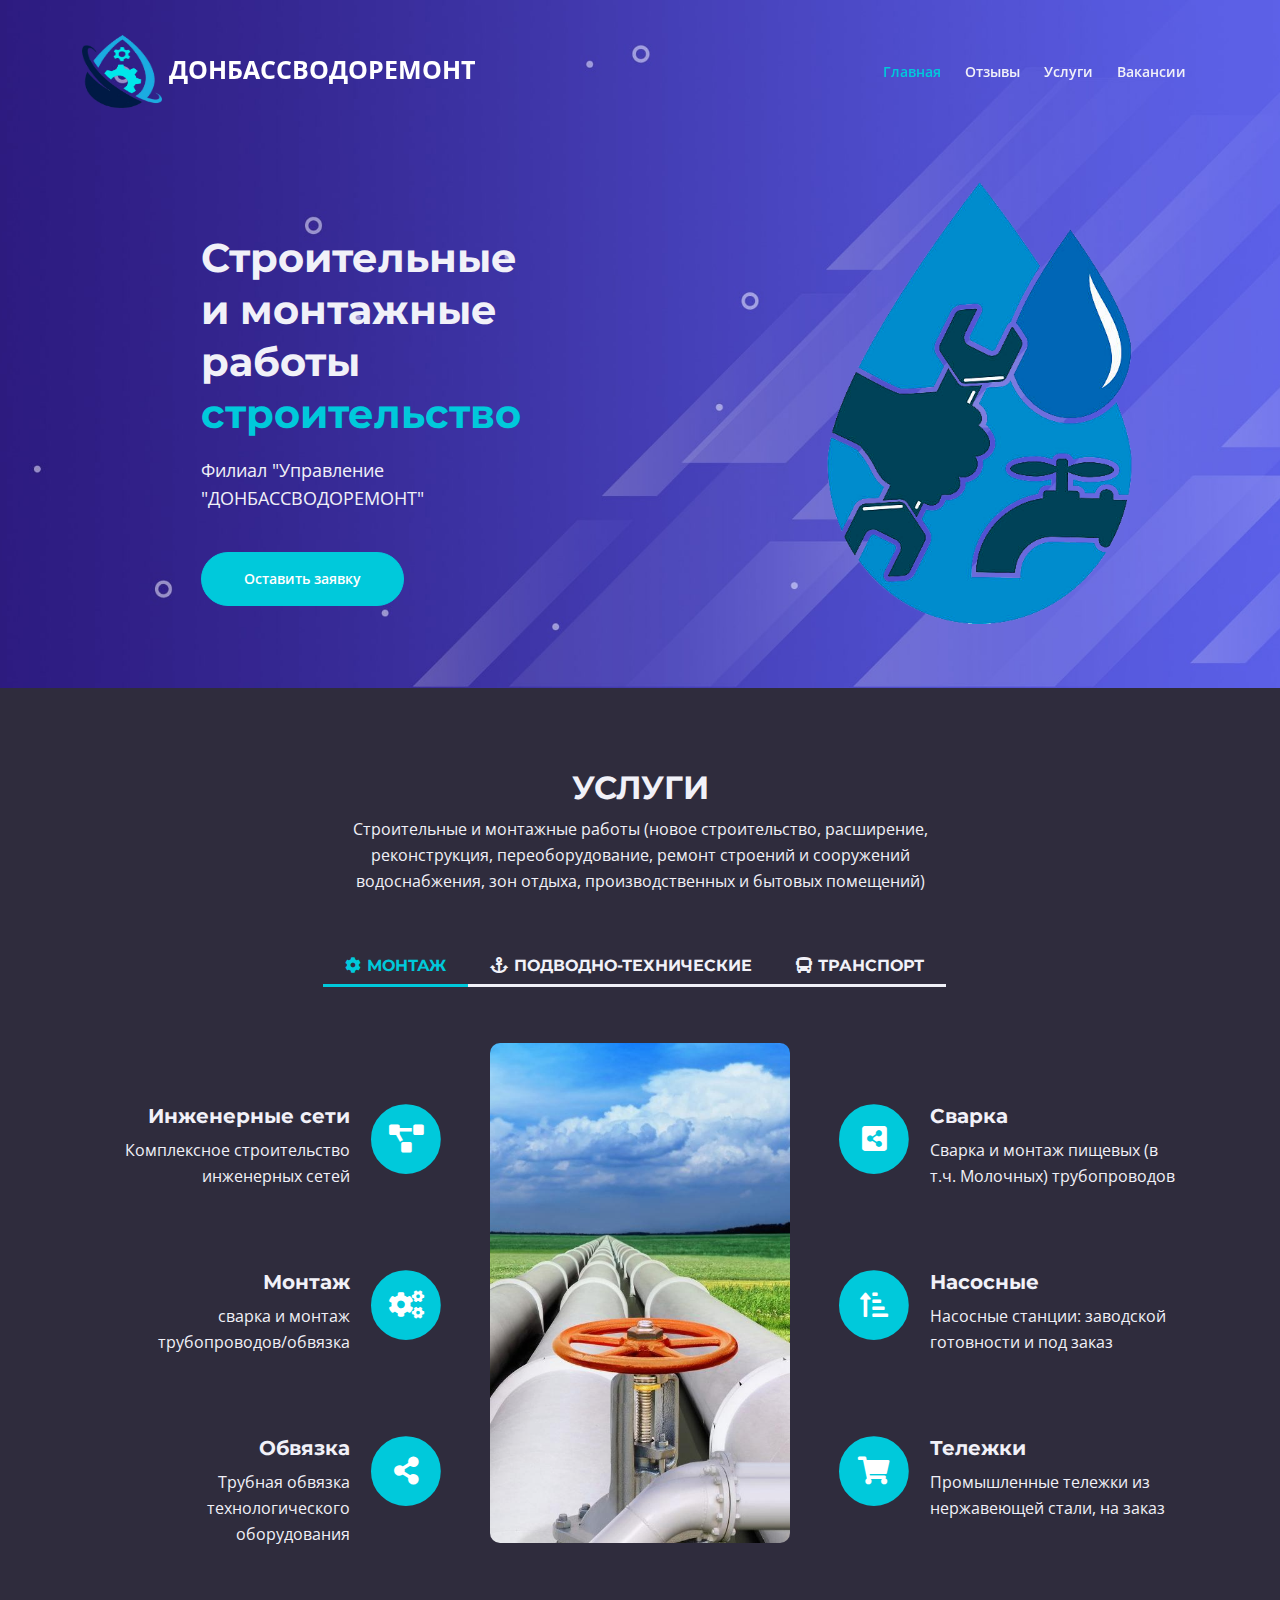
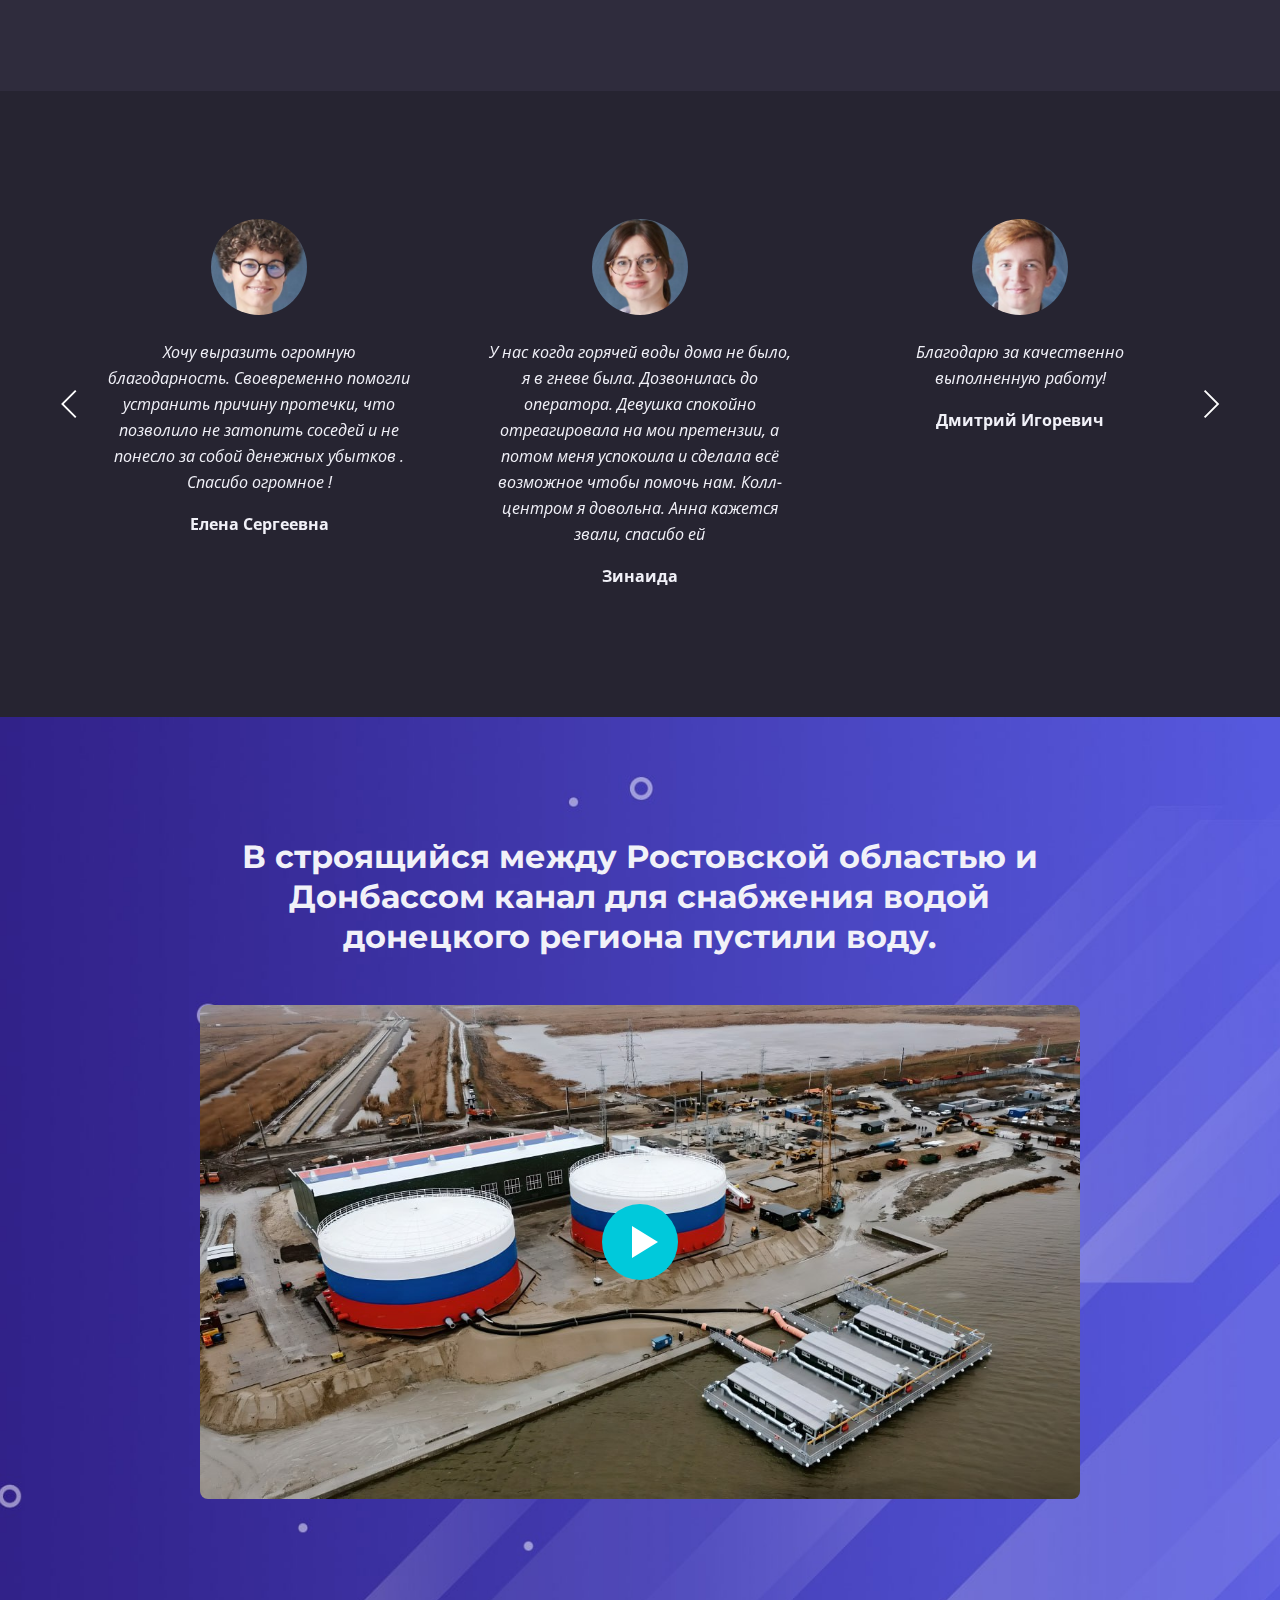
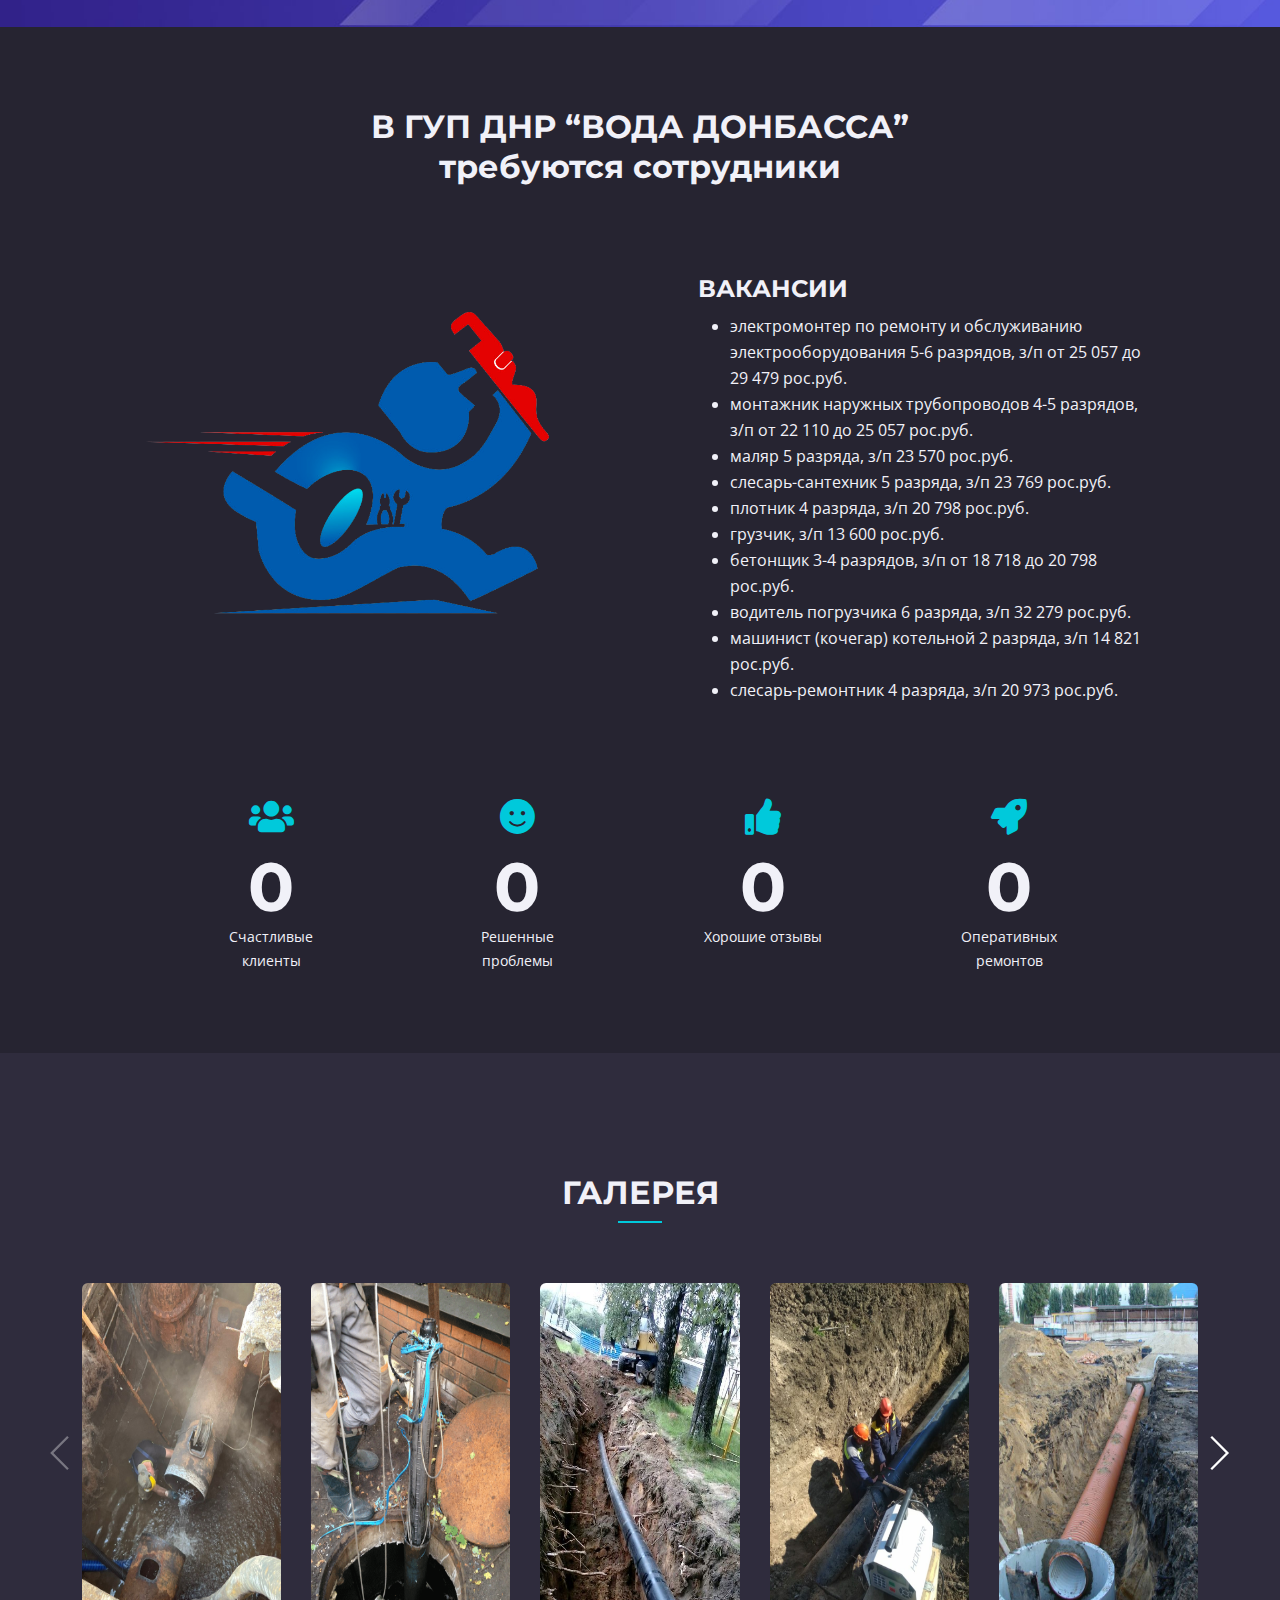
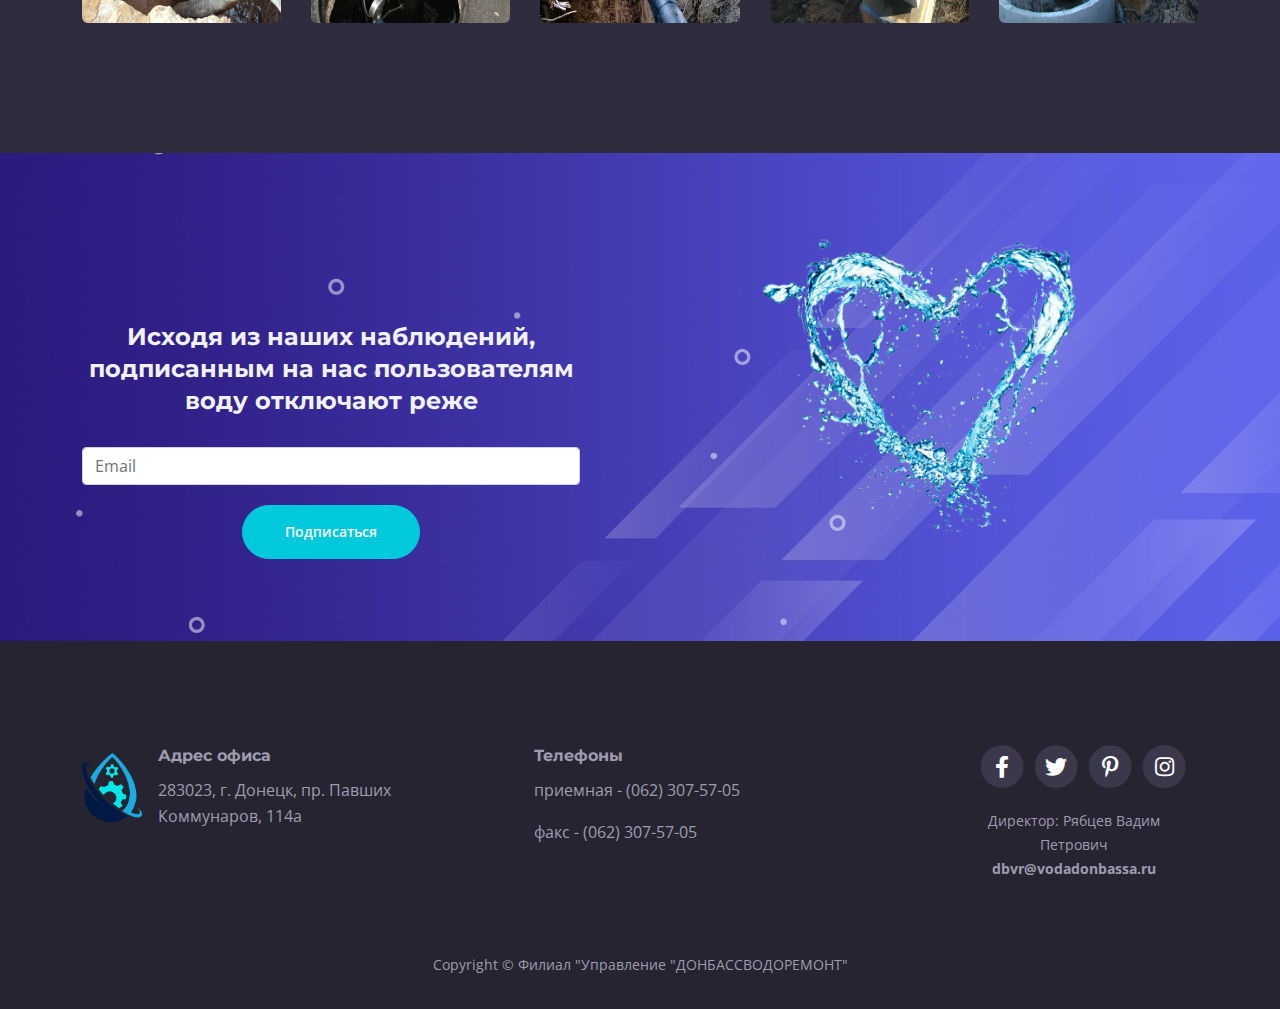
<file: index.html>
<!DOCTYPE html>
<html lang="en">
    <head>
        <meta charset="utf-8">
        <meta name="viewport" content="width=device-width, initial-scale=1, shrink-to-fit=no">
        
        <!-- SEO Meta Tags -->
        <meta name="description" content="Your description">
        <meta name="author" content="Your name">

        <!-- OG Meta Tags to improve the way the post looks when you share the page on Facebook, Twitter, LinkedIn -->
        <meta property="og:site_name" content="" /> <!-- website name -->
        <meta property="og:site" content="" /> <!-- website link -->
        <meta property="og:title" content=""/> <!-- title shown in the actual shared post -->
        <meta property="og:description" content="" /> <!-- description shown in the actual shared post -->
        <meta property="og:image" content="" /> <!-- image link, make sure it's jpg -->
        <meta property="og:url" content="" /> <!-- where do you want your post to link to -->
        <meta name="twitter:card" content="summary_large_image"> <!-- to have large image post format in Twitter -->

        <!-- Webpage Title -->
        <title>Webpage Title</title>
        
        <!-- Styles -->
        <link href="https://fonts.googleapis.com/css2?family=Montserrat:wght@700&family=Open+Sans:ital,wght@0,400;0,600;0,700;1,400&display=swap" rel="stylesheet">
        <link href="css/bootstrap.min.css" rel="stylesheet">
        <link href="css/fontawesome-all.min.css" rel="stylesheet">
        <link href="css/swiper.css" rel="stylesheet">
        <link href="css/styles.css" rel="stylesheet">
        
        <!-- Favicon  -->
        <link rel="icon" href="images/favicon.png">
    </head>
    <body data-bs-spy="scroll" data-bs-target="#navbarExample">
        
        <!-- Navigation -->
        <nav id="navbarExample" class="navbar navbar-expand-lg fixed-top navbar-dark" aria-label="Main navigation">
            <div class="container">

                <!-- Image Logo -->
                <a class="navbar-brand logo-image" href="index.html"><img src="images/logo.png" alt="alternative">
                    ДОНБАССВОДОРЕМОНТ
                </a> 

                <!-- Text Logo - Use this if you don't have a graphic logo -->
                <!-- <a class="navbar-brand logo-text" href="index.html">Leno</a> -->

                <button class="navbar-toggler p-0 border-0" type="button" id="navbarSideCollapse" aria-label="Toggle navigation">
                    <span class="navbar-toggler-icon"></span>
                </button>

                <div class="navbar-collapse offcanvas-collapse" id="navbarsExampleDefault">
                    <ul class="navbar-nav ms-auto navbar-nav-scroll">
                        <li class="nav-item">
                            <a class="nav-link" href="#header">Главная</a>
                        </li>
                        <li class="nav-item">
                            <a class="nav-link" href="#testimonial">Отзывы</a>
                        </li>
                        <li class="nav-item">
                            <a class="nav-link" href="#features">Услуги</a>
                        </li>
                        <li class="nav-item">
                            <a class="nav-link" href="#vakant">Вакансии</a>
                        </li>
                        <!-- <li class="nav-item">
                            <a class="nav-link" href="contact.html">Контакты</a>
                        </li> -->
                    </ul>
                </div> <!-- end of navbar-collapse -->
            </div> <!-- end of container -->
        </nav> <!-- end of navbar -->
        <!-- end of navigation -->

        <!-- Header -->
        <header id="header" class="header">
            <div class="container">
                <div class="row justify-content-around align-items-end">
                    <div class="col-lg-4">
                        <div class="text-container">
                            <h1 class="h1-medium">Строительные и монтажные <br>работы <span class="replace-me">строительство, расширение, реконструкция, переоборудование</span></h1>
                            <p class="p-large">Филиал "Управление "ДОНБАССВОДОРЕМОНТ"</p>
                            <a class="btn-solid-lg" style="cursor: pointer;"  data-bs-toggle="modal" data-bs-target="#detailsModal1">Оставить заявку</a>
                            <!-- <a class="btn-solid-lg" href="#your-link"><i class="fab fa-google-play"></i>For Android</a> -->
                        </div> <!-- end of text-container -->
                    </div> <!-- end of col -->
                    <div class="col-lg-4">
                        <img class="img-fluid" src="images/header-screen.png" alt="alternative">
                    </div> <!-- end of col -->
                </div> <!-- end of row -->
            </div> <!-- end of container -->
        </header> <!-- end of header -->
        <!-- end of header -->

        <!-- Features -->
        <div class="tabs-1" id="features">
            <div class="container">
                <div class="row">
                    <div class="col-lg-12">
                        <h2 class="h2-heading">УСЛУГИ</h2>
                        <div class="p-heading">Строительные и монтажные работы (новое строительство, расширение, реконструкция, переоборудование, ремонт строений и сооружений водоснабжения, зон отдыха, производственных и бытовых помещений)</div>
                    </div> <!-- end of col -->
                </div> <!-- end of row -->
                <div class="row">

                    <!-- Tabs Links -->
                    <ul class="nav nav-tabs" id="navTabs" role="tablist">
                        <li class="nav-item">
                            <a class="nav-link active" id="nav-tab-1" data-bs-toggle="tab" data-bs-target="#tab-1" role="tab" aria-controls="tab-1" aria-selected="true"><i class="fas fa-cog"></i>МОНТАЖ</a>
                        </li>
                        <li class="nav-item">
                            <a class="nav-link" id="nav-tab-2" data-bs-toggle="tab" data-bs-target="#tab-2" role="tab" aria-controls="tab-2" aria-selected="false"><i class="fas fa-anchor"></i>ПОДВОДНО-ТЕХНИЧЕСКИЕ</a>
                        </li>
                        <li class="nav-item">
                            <a class="nav-link" id="nav-tab-3" data-bs-toggle="tab" data-bs-target="#tab-3" role="tab" aria-controls="tab-3" aria-selected="false"><i class="fas fa-bus"></i>ТРАНСПОРТ</a>
                        </li>
                    </ul>
                    <!-- end of tabs links -->

                    <!-- Tabs Content-->
                    <div class="tab-content" id="navTabsContent">
                        
                        <!-- Tab -->
                        <div class="tab-pane fade show active" id="tab-1" role="tabpanel" aria-labelledby="nav-tab-1">
                            <div class="container">
                                <div class="row">
                                    
                                    <!-- Icon Cards Pane -->
                                    <div class="col-lg-4">
                                        <ul class="list-unstyled li-space-lg first">
                                            <li class="d-flex">
                                                <div class="icon">
                                                    <span class="fa-stack">
                                                        <i class="fas fa-circle fa-stack-2x"></i>
                                                        <i class="fas fa-project-diagram fa-stack-1x"></i>
                                                        <!-- <i class="fas fa-fill-drip fa-stack-1x"></i> -->
                                                        <!-- <i class="fas fa-hand-holding-water fa-stack-1x"></i> -->
                                                        <!-- <i class="fas fa-water fa-stack-1x"></i> -->
                                                        <!-- <i class="fas fa-shower fa-stack-1x"></i> -->
                                                        <!-- <i class="fas fa-faucet fa-stack-1x"></i> -->
                                                        <!-- <i class="far fa-compass fa-stack-1x"></i> -->
                                                    </span>
                                                </div>
                                                <div class="flex-grow-1">
                                                    <h5>Инженерные сети</h5>
                                                    <p>Комплексное строительство инженерных сетей</p>
                                                </div>
                                            </li>
                                            <li class="d-flex">
                                                <div class="icon">
                                                    <span class="fa-stack">
                                                        <i class="fas fa-circle fa-stack-2x"></i>
                                                        <i class="fas fa-cogs fa-stack-1x"></i>
                                                    </span>
                                                </div>
                                                <div class="flex-grow-1">
                                                    <h5>Монтаж</h5>
                                                    <p>сварка и монтаж трубопроводов/обвязка</p>
                                                </div>
                                            </li>
                                            <li class="d-flex">
                                                <div class="icon">
                                                    <span class="fa-stack">
                                                        <i class="fas fa-circle fa-stack-2x"></i>
                                                        <i class="fas fa-share-alt fa-stack-1x"></i>
                                                    </span>
                                                </div>
                                                <div class="flex-grow-1">
                                                    <h5>Обвязка</h5>
                                                    <p>Трубная обвязка технологического оборудования</p>
                                                </div>
                                            </li>
                                        </ul>
                                    </div> <!-- end of col -->
                                    <!-- end of icon cards pane -->

                                    <!-- Image Pane -->
                                    <div class="col-lg-4">
                                        <img class="img-fluid" src="images/screen-1.jpg" alt="alternative" style="border-radius: 10px;">
                                    </div> <!-- end of col -->
                                    <!-- end of image pane -->
                                    
                                    <!-- Icon Cards Pane -->
                                    <div class="col-lg-4">
                                        <ul class="list-unstyled li-space-lg last">
                                            <li class="d-flex">
                                                <div class="icon">
                                                    <span class="fa-stack">
                                                        <i class="fas fa-circle fa-stack-2x"></i>
                                                        <i class="fas fa-share-alt-square fa-stack-1x"></i>
                                                    </span>
                                                </div>
                                                <div class="flex-grow-1">
                                                    <h5>Сварка</h5>
                                                    <p>Сварка и монтаж пищевых (в т.ч. Молочных) трубопроводов</p>
                                                </div>
                                            </li>
                                            <li class="d-flex">
                                                <div class="icon">
                                                    <span class="fa-stack">
                                                        <i class="fas fa-circle fa-stack-2x"></i>
                                                        <i class="fas fa-sort-amount-up-alt fa-stack-1x"></i>
                                                    </span>
                                                </div>
                                                <div class="flex-grow-1">
                                                    <h5>Насосные</h5>
                                                    <p>Насосные станции: заводской готовности и под заказ</p>
                                                </div>
                                            </li>
                                            <li class="d-flex">
                                                <div class="icon">
                                                    <span class="fa-stack">
                                                        <i class="fas fa-circle fa-stack-2x"></i>
                                                        <i class="fas fa-shopping-cart fa-stack-1x"></i>
                                                    </span>
                                                </div>
                                                <div class="flex-grow-1">
                                                    <h5>Тележки</h5>
                                                    <p>Промышленные тележки из нержавеющей стали, на заказ</p>
                                                </div>
                                            </li>
                                        </ul> 
                                    </div> <!-- end of col -->
                                    <!-- end of icon cards pane -->

                                </div> <!-- end of row -->
                            </div> <!-- end of container -->
                        </div> <!-- end of tab-pane -->
                        <!-- end of tab -->

                        <!-- Tab -->
                        <div class="tab-pane fade" id="tab-2" role="tabpanel" aria-labelledby="nav-tab-2">
                            <div class="container">
                                <div class="row">

                                    <!-- Image Pane -->
                                    <div class="col-lg-4">
                                        <img class="img-fluid" src="images/original.jpg" style="border-radius: 10px;" alt="alternative">
                                    </div> <!-- end of col -->
                                    <!-- end of image pane -->
                                    
                                    <!-- Text And Icon Cards Area -->
                                    <div class="col-lg-8">
                                        <h3>Подводно-технические работы</h3>
                                        <p class="sub-heading">Работы, связанные с обследованием, строительством и ремонтом подводных частей различных гидротехнических сооружений, называются подводно-техническими.</p>
                                        <ul class="list-unstyled li-space-lg first">
                                            <li class="d-flex">
                                                <div class="icon">
                                                    <span class="fa-stack">
                                                        <i class="fas fa-circle fa-stack-2x"></i>
                                                        <i class="fas fa-edit fa-stack-1x"></i>
                                                    </span>
                                                </div>
                                                <div class="flex-grow-1">
                                                    <h5>Мониторинг</h5>
                                                    <p>мониторингу подводной части строений</p>
                                                </div>
                                            </li>
                                            <li class="d-flex">
                                                <div class="icon">
                                                    <span class="fa-stack">
                                                        <i class="fas fa-circle fa-stack-2x"></i>
                                                        <i class="fas fa-exclamation-triangle fa-stack-1x"></i>
                                                    </span>
                                                </div>
                                                <div class="flex-grow-1">
                                                    <h5>Аварийные ситуации</h5>
                                                    <p>устранению аварийных ситуаций</p>
                                                </div>
                                            </li>
                                            <li class="d-flex">
                                                <div class="icon">
                                                    <span class="fa-stack">
                                                        <i class="fas fa-circle fa-stack-2x"></i>
                                                        <i class="fas fa-bolt fa-stack-1x"></i>
                                                    </span>
                                                </div>
                                                <div class="flex-grow-1">
                                                    <h5>Сварка</h5>
                                                    <p>сварки под водой</p>
                                                </div>
                                            </li>
                                        </ul>
                                        <ul class="list-unstyled li-space-lg">
                                            <li class="d-flex">
                                                <div class="icon">
                                                    <span class="fa-stack">
                                                        <i class="fas fa-circle fa-stack-2x"></i>
                                                        <i class="fas fa-cogs fa-stack-1x"></i>
                                                    </span>
                                                </div>
                                                <div class="flex-grow-1">
                                                    <h5>Демонтаж</h5>
                                                    <p>демонтаж подводных частей конструкций и подъем мусора</p>
                                                </div>
                                            </li>
                                            <li class="d-flex">
                                                <div class="icon">
                                                    <span class="fa-stack">
                                                        <i class="fas fa-circle fa-stack-2x"></i>
                                                        <i class="fas fa-exchange-alt fa-stack-1x"></i>
                                                    </span>
                                                </div>
                                                <div class="flex-grow-1">
                                                    <h5>Траншеи для труб</h5>
                                                    <p>подготовке траншеи для труб. Прокладке труб по дну. Установке утяжелителей на трубу.</p>
                                                </div>
                                            </li>
                                            <li class="d-flex">
                                                <div class="icon">
                                                    <span class="fa-stack">
                                                        <i class="fas fa-circle fa-stack-2x"></i>
                                                        <i class="far fa-eye fa-stack-1x"></i>
                                                    </span>
                                                </div>
                                                <div class="flex-grow-1">
                                                    <h5>Визуальный контроль</h5>
                                                    <p>водолазному обследованию. Проведению визуального контроля</p>
                                                </div>
                                            </li>
                                        </ul>
                                    </div> <!-- end of col -->
                                    <!-- end of text and icon cards area -->

                                </div> <!-- end of row -->
                            </div> <!-- end of container -->
                        </div> <!-- end of tab-pane -->
                        <!-- end of tab -->

                        <!-- Tab -->
                        <div class="tab-pane fade" id="tab-3" role="tabpanel" aria-labelledby="nav-tab-3">
                            <div class="container">
                                <div class="row">

                                    <!-- Text And Icon Cards Area -->
                                    <div class="col-lg-8">
                                        <ul class="list-unstyled li-space-lg first">
                                            <li class="d-flex">
                                                <div class="icon">
                                                    <span class="fa-stack">
                                                        <i class="fas fa-circle fa-stack-2x"></i>
                                                        <i class="fas fa-search fa-stack-1x"></i>
                                                    </span>
                                                </div>
                                                <div class="flex-grow-1">
                                                    <h5>Поиск перевозчика</h5>
                                                    <p>Найдите водителя на грузовом авто. Просто и удобно в любое время</p>
                                                </div>
                                            </li>
                                            <li class="d-flex">
                                                <div class="icon">
                                                    <span class="fa-stack">
                                                        <i class="fas fa-circle fa-stack-2x"></i>
                                                        <i class="fas fa-check fa-stack-1x"></i>
                                                    </span>
                                                </div>
                                                <div class="flex-grow-1">
                                                    <h5>Выгодные предложения</h5>
                                                    <p>Выбирайте грузоперевозки по самой низкой цене по городу, региону и стране</p>
                                                </div>
                                            </li>
                                            <li class="d-flex">
                                                <div class="icon">
                                                    <span class="fa-stack">
                                                        <i class="fas fa-circle fa-stack-2x"></i>
                                                        <i class="fas fa-cubes fa-stack-1x"></i>
                                                    </span>
                                                </div>
                                                <div class="flex-grow-1">
                                                    <h5>Перевозка любых грузов</h5>
                                                    <p>Найдутся перевозки на подходящих условиях. Перевозите любые вещи на грузовом транспорте</p>
                                                </div>
                                            </li>
                                        </ul>
                                        <ul class="list-unstyled li-space-lg">
                                            <li class="d-flex">
                                                <div class="icon">
                                                    <span class="fa-stack">
                                                        <i class="fas fa-circle fa-stack-2x"></i>
                                                        <i class="fas fa-file fa-stack-1x"></i>
                                                    </span>
                                                </div>
                                                <div class="flex-grow-1">
                                                    <h5>Много заказов</h5>
                                                    <p>На нашем сервисе вы получите множество предложений по грузоперевозкам</p>
                                                </div>
                                            </li>
                                            <li class="d-flex">
                                                <div class="icon">
                                                    <span class="fa-stack">
                                                        <i class="fas fa-circle fa-stack-2x"></i>
                                                        <i class="fas fa-suitcase fa-stack-1x"></i>
                                                    </span>
                                                </div>
                                                <div class="flex-grow-1">
                                                    <h5>Выгодные условия</h5>
                                                    <p>Вы сами определяете стоимость и условия перевозки для грузоотправителей</p>
                                                </div>
                                            </li>
                                            <li class="d-flex">
                                                <div class="icon">
                                                    <span class="fa-stack">
                                                        <i class="fas fa-circle fa-stack-2x"></i>
                                                        <i class="fas fa-users fa-stack-1x"></i>
                                                    </span>
                                                </div>
                                                <div class="flex-grow-1">
                                                    <h5>Для частных и юридических лиц</h5>
                                                    <p>Вы можете работать как частный водитель или юридическое лицо</p>
                                                </div>
                                            </li>
                                        </ul>
                                        <h3>
                                            Грузоперевозки по городу, региону и межгороду</h3>
                                        <p class="sub-heading">Выгодные предложения. Выбирайте грузоперевозки по самой низкой цене по городу, региону и стране. ... Сделки совершаются на прозрачных условиях без посредников. Доступны перевозки любого груза различными видами транспорта.</p>
                                    </div> <!-- end of col -->
                                    <!-- end of text and icon cards area -->

                                    <!-- Image Pane -->
                                    <div class="col-lg-4">
                                        <img class="img-fluid" src="images/transport.jpg" style="border-radius: 10px;" alt="alternative">
                                    </div> <!-- end of col -->
                                    <!-- end of image pane -->
                                        
                                </div> <!-- end of row -->
                            </div> <!-- end of container -->
                        </div> <!-- end of tab-pane -->
                        <!-- end of tab -->

                    </div> <!-- end of tab-content -->
                    <!-- end of tabs content -->

                </div> <!-- end of row --> 
            </div> <!-- end of container --> 
        </div> <!-- end of tabs-1 -->
        <!-- end of features -->

        <!-- Testimonials -->
        <div class="slider-1 bg-dark-blue" id="testimonial">
            <div class="container">
                <div class="row">
                    <div class="col-lg-12">

                        <!-- Card Slider -->
                        <div class="slider-container">
                            <div class="swiper-container card-slider">
                                <div class="swiper-wrapper">
                                    
                                    <!-- Slide -->
                                    <div class="swiper-slide">
                                        <div class="card">
                                            <img class="card-image" src="images/testimonial-1.jpg" alt="alternative">
                                            <div class="card-body">
                                                <p class="testimonial-text">Хочу выразить огромную благодарность. Своевременно помогли устранить причину протечки, что позволило не затопить соседей и не понесло за собой денежных убытков . Спасибо огромное !</p>
                                                <p class="testimonial-author">Елена Сергеевна</p>
                                            </div>
                                        </div>
                                    </div> <!-- end of swiper-slide -->
                                    <!-- end of slide -->
            
                                    <!-- Slide -->
                                    <div class="swiper-slide">
                                        <div class="card">
                                            <img class="card-image" src="images/testimonial-5.jpg" alt="alternative">
                                            <div class="card-body">
                                                <p class="testimonial-text">У нас когда горячей воды дома не было, я в гневе была. Дозвонилась до оператора. Девушка спокойно отреагировала на мои претензии, а потом меня успокоила и сделала всё возможное чтобы помочь нам. Колл-центром я довольна. Анна кажется звали, спасибо ей</p>
                                                <p class="testimonial-author">Зинаида</p>
                                            </div>
                                        </div>        
                                    </div> <!-- end of swiper-slide -->
                                    <!-- end of slide -->
            
                                    <!-- Slide -->
                                    <div class="swiper-slide">
                                        <div class="card">
                                            <img class="card-image" src="images/testimonial-2.jpg" alt="alternative">
                                            <div class="card-body">
                                                <p class="testimonial-text">Благодарю за качественно выполненную работу!</p>
                                                <p class="testimonial-author">Дмитрий Игоревич</p>
                                            </div>
                                        </div>        
                                    </div> <!-- end of swiper-slide -->
                                    <!-- end of slide -->
                                </div> <!-- end of swiper-wrapper -->
            
                                <!-- Add Arrows -->
                                <div class="swiper-button-next"></div>
                                <div class="swiper-button-prev"></div>
                                <!-- end of add arrows -->
            
                            </div> <!-- end of swiper-container -->
                        </div> <!-- end of slider-container -->
                        <!-- end of card slider -->

                    </div> <!-- end of col -->
                </div> <!-- end of row -->
            </div> <!-- end of container -->
        </div> <!-- end of slider-1 -->
        <!-- end of testimonials -->

        <!-- Video -->
        <div class="basic-1">
            <div class="container">
                <div class="row">
                    <div class="col-lg-12">
                        <h2 class="h2-heading mb-5" style="width: 80%">В строящийся между Ростовской областью и Донбассом канал для снабжения водой донецкого региона пустили воду.</h2>
                        <!-- <div class="p-heading">В связи со строительством и вводом в эксплуатацию объектов альтернативного источника водоснабжения «Река Дон ‑ канал Северский Донец-Донбасс» в ГУП ДНР «ВОДА ДОНБАССА» открыты вакансии</div> -->
                    </div> <!-- end of col -->
                </div> <!-- end of row -->
                <div class="row">
                    <div class="col-lg-12">

                        <!-- Video Preview -->
                        <div class="image-container">
                            <div class="video-wrapper">
                                <img class="img-fluid" src="images/video-frame.jpg" alt="alternative">
                                <a class="video-btn" data-bs-toggle="modal" data-bs-target="#videoModal" data-bs-src="https://www.youtube.com/embed/JPWcIQogmoI">
                                    <span class="video-play-button">
                                        <span></span>
                                    </span>
                                </a>
                            </div> <!-- end of video-wrapper -->
                        </div> <!-- end of image-container -->
                        <!-- end of video preview -->

                    </div> <!-- end of col -->
                </div> <!-- end of row -->
            </div> <!-- end of container -->
        </div> <!-- end of basic-1 -->
        <!-- end of video -->

        <!-- Video Modal -->
        <div class="video-modal">
            <div class="modal fade" id="videoModal" tabindex="-1" role="dialog" aria-hidden="true">
                <div class="modal-dialog" role="document">
                    <div class="modal-content">
                        <button type="button" class="btn-close" data-bs-dismiss="modal" aria-label="Close"></button>
                        <div class="ratio ratio-16x9">
                            <iframe class="embed-responsive-item" id="video" allow="autoplay"></iframe>
                        </div>
                    </div> <!-- end of modal-content -->
                </div> <!-- end of modal-dialog -->
            </div> <!-- end of modal -->
        </div> <!-- end of video-modal -->
        <!-- end of video modal -->

      <!-- Details 1 -->
      <div class="basic-2 bg-dark-blue" id="vakant">
        <div class="container">
            <h2 class="h2-heading text-center" style="width: 65%">  В ГУП ДНР “ВОДА ДОНБАССА” требуются сотрудники </h2>
            <div class="row align-items-center">
                
                <div class="col-lg-6">
                    <div class="image-container">
                        <img class="img-fluid" src="images/vakant-2.png" alt="alternative">
                    </div> <!-- end of image-container -->
                </div> <!-- end of col -->
                <div class="col-lg-6">
                    <div class="text-container">
                        <h4>ВАКАНСИИ</h4>
                        <ul>
                            <li> электромонтер по ремонту и обслуживанию электрооборудования 5-6 разрядов, з/п от 25 057 до 29 479 рос.руб.</li>

                            <li> монтажник наружных трубопроводов 4-5 разрядов, з/п от 22 110 до 25 057 рос.руб.</li>
                                
                                <li> маляр 5 разряда, з/п 23 570 рос.руб.</li>
                                
                                <li> слесарь-сантехник 5 разряда, з/п 23 769 рос.руб.</li>
                                
                                <li> плотник 4 разряда, з/п 20 798 рос.руб.</li>
                                
                                <li> грузчик, з/п 13 600 рос.руб.</li>
                                
                                <li> бетонщик 3-4 разрядов, з/п от 18 718 до 20 798 рос.руб.</li>
                                
                                <li> водитель погрузчика 6 разряда, з/п 32 279 рос.руб.</li>
                                
                                <li> машинист (кочегар) котельной 2 разряда, з/п 14 821 рос.руб.</li>
                                
                                <li> слесарь-ремонтник 4 разряда, з/п 20 973 рос.руб.</li>
                        </ul>
                    </div> <!-- end of text-container -->
                </div> <!-- end of col -->
            </div> <!-- end of row -->
        </div> <!-- end of container -->
    </div> <!-- end of basic-2 -->
    <!-- end of details 1 -->

        <!-- Details Modal -->
        <div class="details-modal">
            <div id="detailsModal1" class="modal fade" tabindex="-1" aria-hidden="true">
                <div class="modal-dialog">
                    <div class="modal-content">
                        <div class="row">
                            <button type="button" class="btn-close" data-bs-dismiss="modal" aria-label="Close"></button>
                            <div class="col">
                                
                             <!-- Form -->
        <div class="ex-form-1 pt-5 pb-5">
            <div class="container">
                <div class="row">
                    <div class="col">
                        <p class="mb-5">
                            Для того, чтобы отправить обращение в форме электронного документа, воспользуйтесь специальной формой. 
                        </p>
                        
                        <!-- Contact Form -->
                        <form>
                            <div class="mb-4 form-floating">
                                <input type="text" class="form-control" id="floatingInput4" required placeholder="Name">
                                <label for="floatingInput4">Имя</label>
                            </div>
                            <div class="mb-4 form-floating">
                                <input type="email" class="form-control" id="floatingInput5" required placeholder="name@example.com">
                                <label for="floatingInput5">Email</label>
                            </div>
                            <div class="mb-4 form-floating">
                                <textarea class="form-control" id="floatingTextarea1" required placeholder="Ваше сообщение" rows="6"></textarea>
                                <label for="floatingTextarea1">Ваше сообщение</label>
                            </div>
                            <div class="mb-4 form-check">
                                <input type="checkbox" class="form-check-input" id="exampleCheck2" required>
                                <label class="form-check-label" for="exampleCheck2">Согласие на обработку персональных данных <a href="privacy.html">Политика конфиденциальности</a></label>
                            </div>
                            <button type="submit" class="form-control-submit-button">Отправить</button>
                        </form>
                        <!-- end of contact form -->

                    </div> <!-- end of col -->
                </div> <!-- end of row -->
            </div> <!-- end of container -->
        </div> <!-- end of ex-form-1 -->
        <!-- end of form -->
                        </div> <!-- end of row -->
                    </div> <!-- end of modal-content -->
                </div> <!-- end of modal-dialog -->
            </div> <!-- end of modal -->
        </div> <!-- end of details-modal -->
        <!-- end of details modal --> 

        <!-- Statistics -->
        <div class="counter bg-dark-blue">
            <div class="container">
                <div class="row">
                    <div class="col-lg-12">
                        
                        <!-- Counter -->
                        <div class="counter-container">
                            <div class="counter-cell">
                                <i class="fas fa-users"></i>
                                <div data-purecounter-start="0" data-purecounter-end="231" data-purecounter-duration="3" class="purecounter">1</div>
                                <div class="counter-info">Счастливые клиенты</div>
                            </div> <!-- end of counter-cell -->
                            <div class="counter-cell">
                                <i class="fas fa-smile"></i>
                                <div data-purecounter-start="0" data-purecounter-end="385" data-purecounter-duration="1.5" class="purecounter">1</div>
                                <div class="counter-info">Решенные проблемы</div>
                            </div> <!-- end of counter-cell -->
                            <div class="counter-cell">
                                <i class="fas fa-thumbs-up"></i>
                                <div data-purecounter-start="0" data-purecounter-end="159" data-purecounter-duration="3" class="purecounter">1</div>
                                <div class="counter-info">Хорошие отзывы</div>
                            </div> <!-- end of counter-cell -->
                            <div class="counter-cell">
                                <i class="fas fa-rocket"></i>
                                <div data-purecounter-start="0" data-purecounter-end="128" data-purecounter-duration="3" class="purecounter">1</div>
                                <div class="counter-info">Оперативных ремонтов</div>
                            </div> <!-- end of counter-cell -->
                            
                        </div> <!-- end of counter-container -->
                        <!-- end of counter -->

                    </div> <!-- end of col -->
                </div> <!-- end of row -->
            </div> <!-- end of container -->
        </div> <!-- end of counter -->
        <!-- end of statistics -->

        <!-- Screenshots -->
        <div class="slider-2">
            <div class="container">
                <div class="row">
                    <div class="col-lg-12">
                        <h2 class="h2-heading">ГАЛЕРЕЯ</h2>
                        <hr class="hr-heading">
                    </div> <!-- end of col -->
                </div> <!-- end of row -->
                <div class="row">
                    <div class="col-lg-12">
                        
                        <!-- Image Slider -->
                        <div class="slider-container">
                            <div class="swiper-container image-slider">
                                <div class="swiper-wrapper">
                                    
                                    <!-- Slide -->
                                    <div class="swiper-slide">
                                        <img class="img-fluid img-fluid-slider" src="images/screenshot-1.jpg" alt="alternative">
                                    </div>
                                    <!-- end of slide -->
                                    
                                    <!-- Slide -->
                                    <div class="swiper-slide">
                                        <img class="img-fluid img-fluid-slider" src="images/screenshot-2.png" alt="alternative">
                                    </div>
                                    <!-- end of slide -->

                                    <!-- Slide -->
                                    <div class="swiper-slide">
                                        <img class="img-fluid img-fluid-slider" src="images/screenshot-3.jpg" alt="alternative">
                                    </div>
                                    <!-- end of slide -->

                                    <!-- Slide -->
                                    <div class="swiper-slide">
                                        <img class="img-fluid img-fluid-slider" src="images/screenshot-4.jpg" alt="alternative">
                                    </div>
                                    <!-- end of slide -->

                                    <!-- Slide -->
                                    <div class="swiper-slide">
                                        <img class="img-fluid img-fluid-slider" src="images/screenshot-5.jpg" alt="alternative">
                                    </div>
                                    <!-- end of slide -->
                                    
                                    <!-- Slide -->
                                    <div class="swiper-slide">
                                        <img class="img-fluid img-fluid-slider" src="images/screenshot-6.jpg" alt="alternative">
                                    </div>
                                    <!-- end of slide -->

                                    <!-- Slide -->
                                    <div class="swiper-slide">
                                        <img class="img-fluid img-fluid-slider" src="images/screenshot-7.jpg" alt="alternative">
                                    </div>
                                    <!-- end of slide -->

                                    <!-- Slide -->
                                    <div class="swiper-slide">
                                        <img class="img-fluid img-fluid-slider" src="images/screenshot-8.jpg" alt="alternative">
                                    </div>
                                    <!-- end of slide -->

                                    <!-- Slide -->
                                    <div class="swiper-slide">
                                        <img class="img-fluid img-fluid-slider" src="images/screenshot-9.jpg" alt="alternative">
                                    </div>
                                    <!-- end of slide -->

                                    <!-- Slide -->
                                    <div class="swiper-slide">
                                        <img class="img-fluid img-fluid-slider" src="images/screenshot-10.jpg" alt="alternative">
                                    </div>
                                    <!-- end of slide -->
                                    
                                </div> <!-- end of swiper-wrapper -->

                                <!-- Add Arrows -->
                                <div class="swiper-button-next"></div>
                                <div class="swiper-button-prev"></div>
                                <!-- end of add arrows -->

                            </div> <!-- end of swiper-container -->
                        </div> <!-- end of slider-container -->
                        <!-- end of image slider -->
                        
                    </div> <!-- end of col -->
                </div> <!-- end of row -->
            </div> <!-- end of container -->
        </div> <!-- end of slider-2 -->
        <!-- end of screenshots -->

        <!-- Download -->
        <div class="basic-4">
            <div class="container">
                <div class="row" style="align-items: center;">
                    <div class="col-lg-6">
                        <div class="text-container">
                            <h4>Исходя из наших наблюдений, подписанным на нас пользователям воду отключают реже</h4>
                            <form action="">
                                <input type="email" placeholder="Email" class="form-control" required style="margin-bottom: 20px;">
                                <input type="submit" class="btn-solid-lg" value="Подписаться">
                            </form>
                        </div> <!-- end of text-container -->
                    </div> <!-- end of col -->
                    <div class="col-lg-6">
                        <div class="image-container">
                            <img class="img-fluid" src="images/subscribe-water.png" alt="alternative">
                        </div> <!-- end of image-container -->
                    </div> <!-- end of col -->
                </div> <!-- end of row -->
            </div> <!-- end of container -->
        </div> <!-- end of basic-4 -->
        <!-- end of download -->

        <!-- Footer -->
        <div class="footer bg-dark-blue">
            <div class="container">
                <div class="row">
                    <div class="col-lg-12">
                        <div class="footer-col first">
                            <div class="footer-wrapper" style="display: flex;">
                                <a class="navbar-brand logo-image" href="index.html">
                                    <img src="images/logo.png" alt="alternative" style="width: 60px;">
                                </a>
                                <div class="address">
                                    <h6>Адрес офиса</h6>
                                    <p>283023, г. Донецк, пр. Павших Коммунаров, 114а</p>
                                </div>
                            </div>
                        </div> <!-- end of footer-col -->
                        <div class="footer-col second">
                            <h6>Телефоны</h6>
                            <p>приемная - (062) 307-57-05</p>
                            <p>факс - (062) 307-57-05</p>
                        </div> <!-- end of footer-col -->
                        <div class="footer-col third">
                            <span class="fa-stack">
                                <a href="#your-link">
                                    <i class="fas fa-circle fa-stack-2x"></i>
                                    <i class="fab fa-facebook-f fa-stack-1x"></i>
                                </a>
                            </span>
                            <span class="fa-stack">
                                <a href="#your-link">
                                    <i class="fas fa-circle fa-stack-2x"></i>
                                    <i class="fab fa-twitter fa-stack-1x"></i>
                                </a>
                            </span>
                            <span class="fa-stack">
                                <a href="#your-link">
                                    <i class="fas fa-circle fa-stack-2x"></i>
                                    <i class="fab fa-pinterest-p fa-stack-1x"></i>
                                </a>
                            </span>
                            <span class="fa-stack">
                                <a href="#your-link">
                                    <i class="fas fa-circle fa-stack-2x"></i>
                                    <i class="fab fa-instagram fa-stack-1x"></i>
                                </a>
                            </span>
                            <p class="p-small" style="text-align: center;">Директор: Рябцев Вадим Петрович <a href="mailto:contact@site.com"><strong>dbvr@vodadonbassa.ru</strong></a></p>
                        </div> <!-- end of footer-col -->
                    </div> <!-- end of col -->
                </div> <!-- end of row -->
            </div> <!-- end of container -->
        </div> <!-- end of footer -->  
        <!-- end of footer -->

        <!-- Copyright -->
        <div class="copyright bg-dark-blue">
            <div class="container">
                <div class="row">
                    <div class="col-lg-12">
                        <p class="p-small">Copyright © <a href="#your-link">Филиал "Управление "ДОНБАССВОДОРЕМОНТ"</a></p>
                    </div> <!-- end of col -->
                </div> <!-- enf of row -->
            </div> <!-- end of container -->
        </div> <!-- end of copyright --> 
        <!-- end of copyright -->

        <!-- Back To Top Button -->
        <button onclick="topFunction()" id="myBtn">
            <img src="images/up-arrow.png" alt="alternative">
        </button>
        <!-- end of back to top button -->
            
        <!-- Scripts -->
        <script src="js/bootstrap.min.js"></script> <!-- Bootstrap framework -->
        <script src="js/swiper.min.js"></script> <!-- Swiper for image and text sliders -->
        <script src="js/purecounter.min.js"></script> <!-- Purecounter counter for statistics numbers -->
        <script src="js/replaceme.min.js"></script> <!-- ReplaceMe for rotating text -->
        <script src="js/scripts.js"></script> <!-- Custom scripts -->
    </body>
</html>
</file>
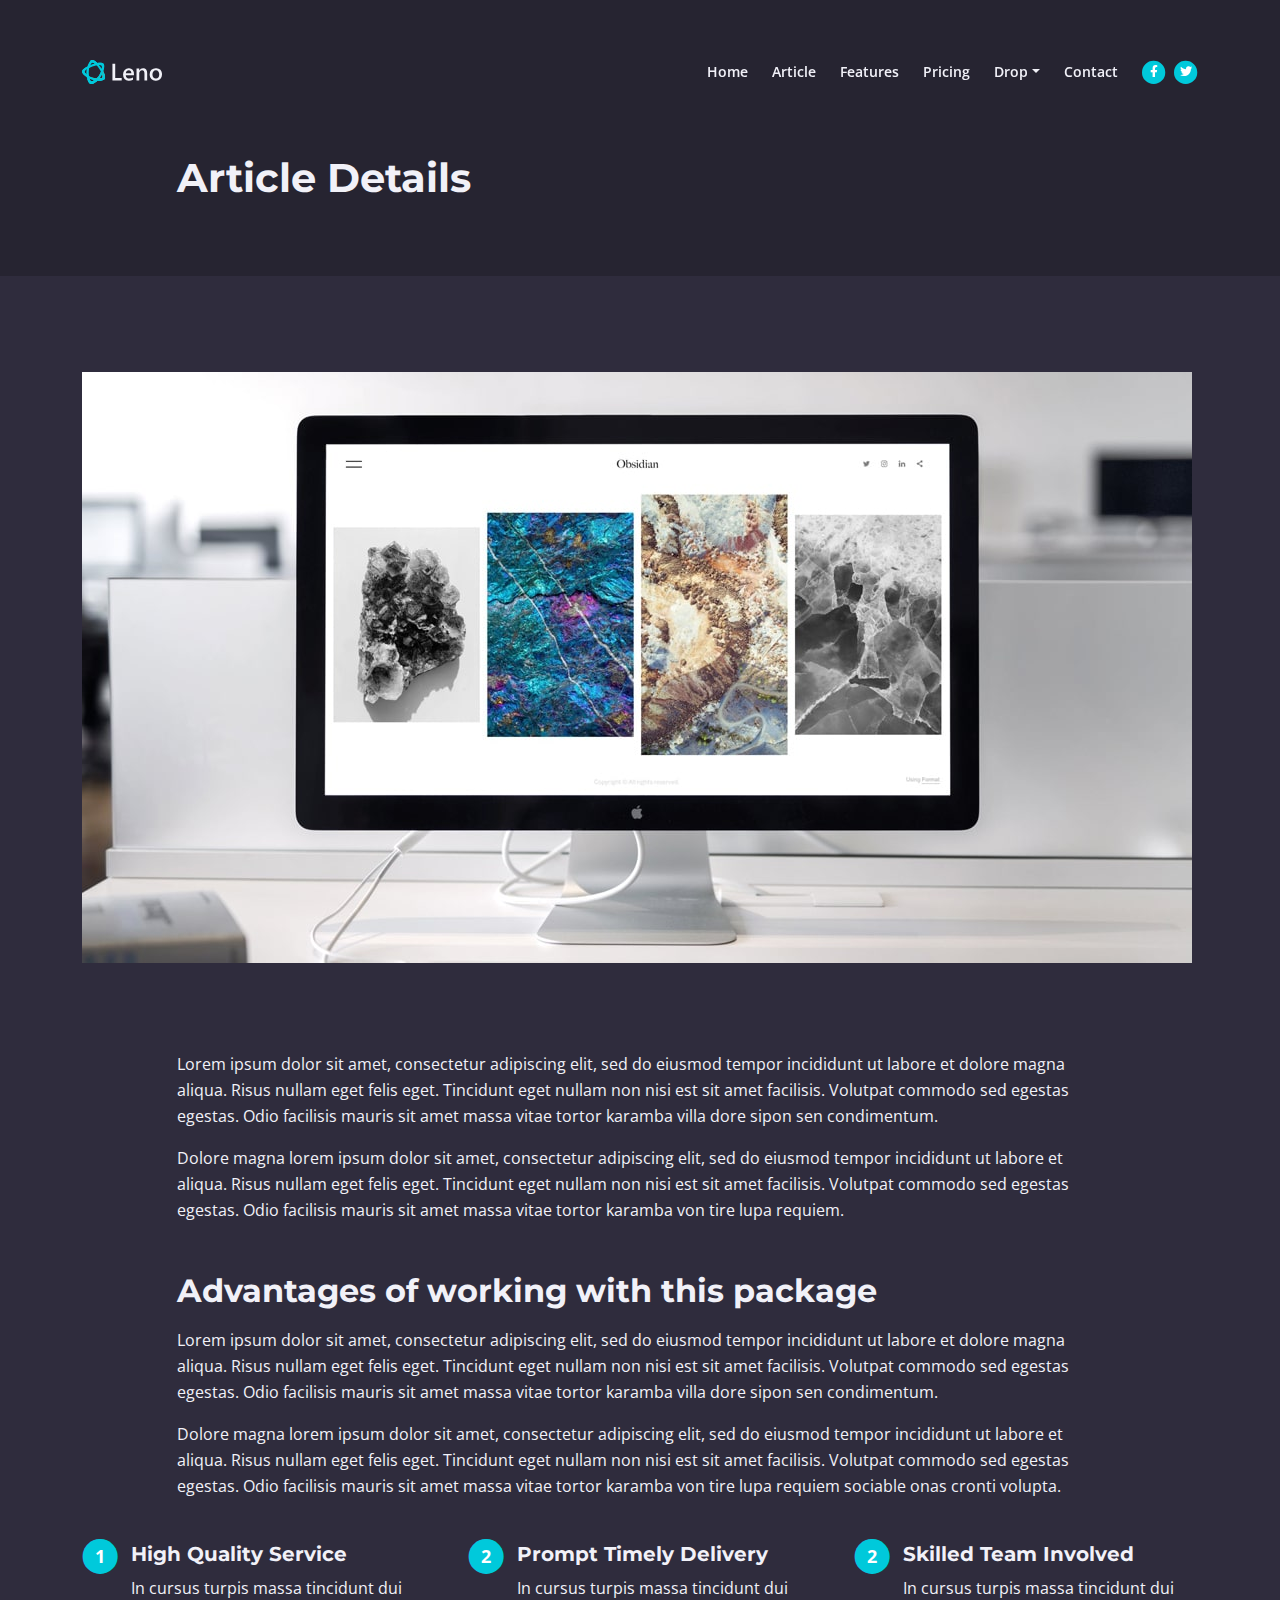
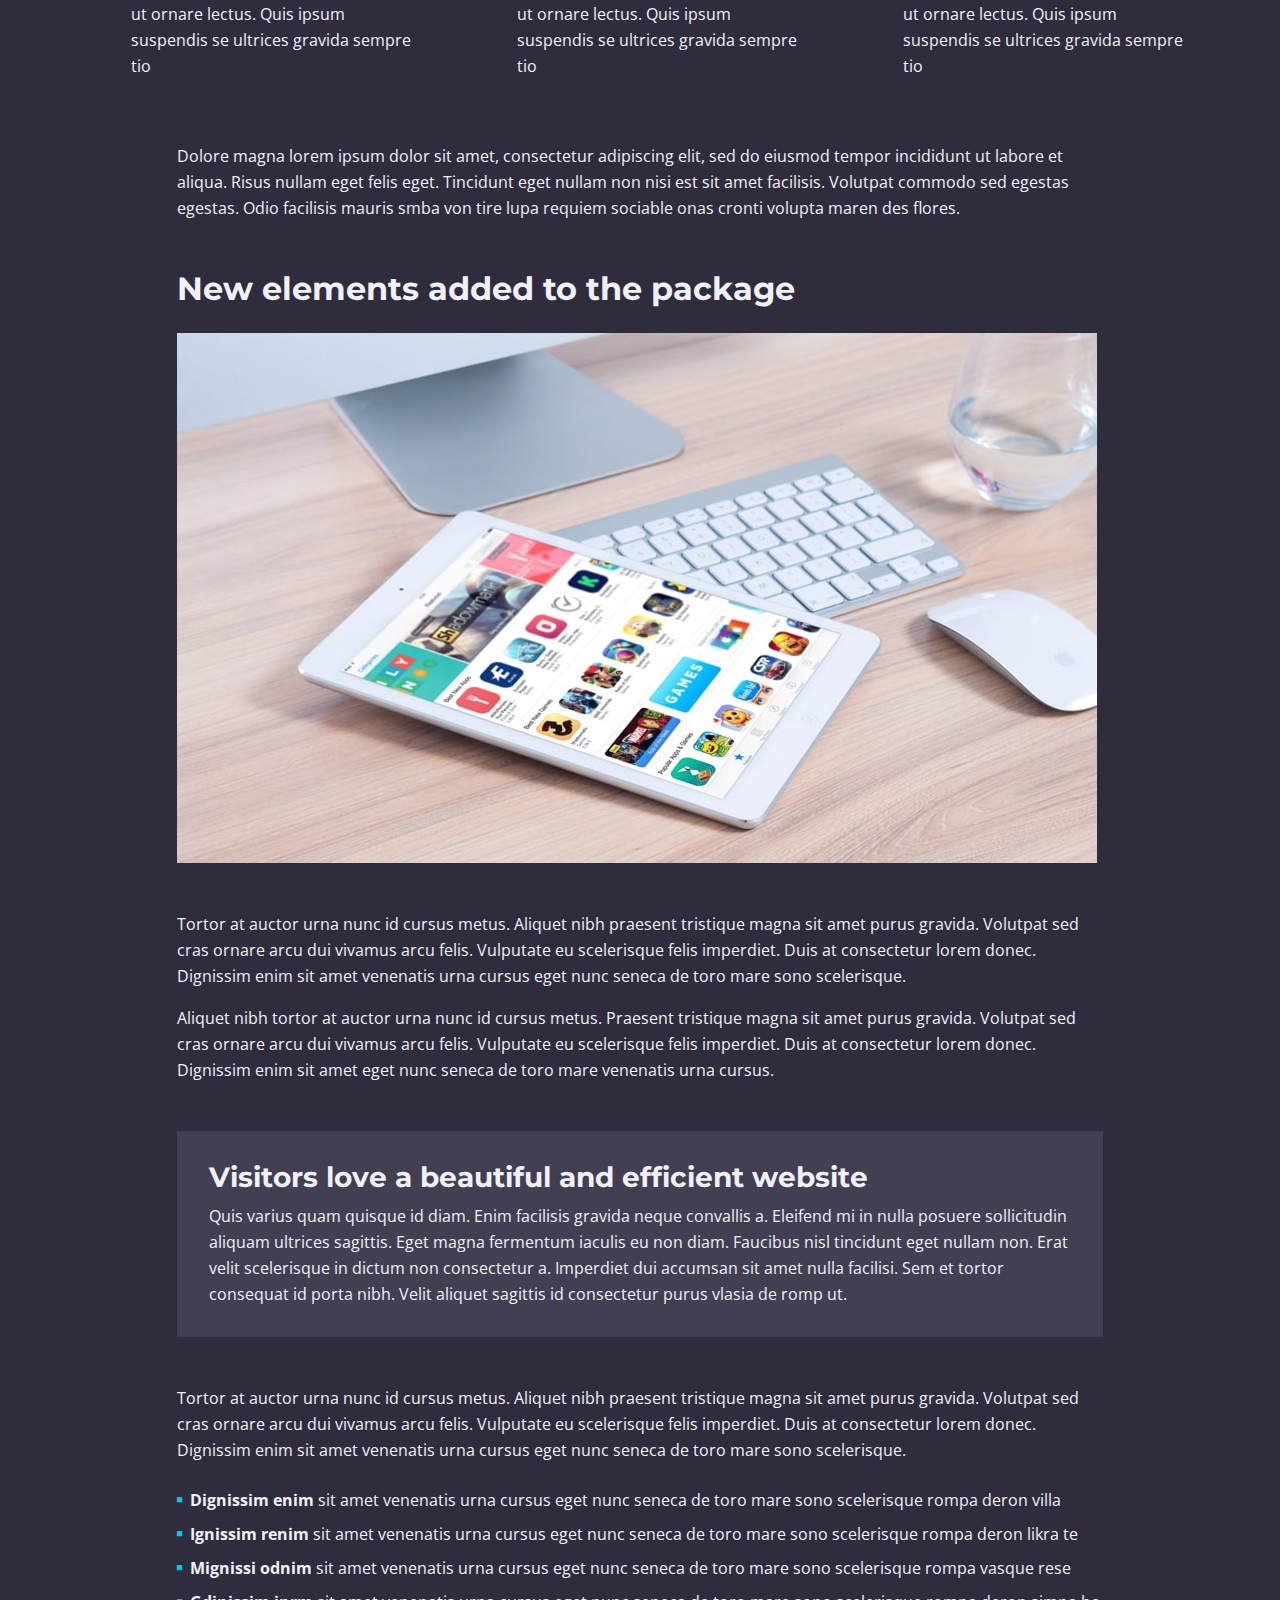
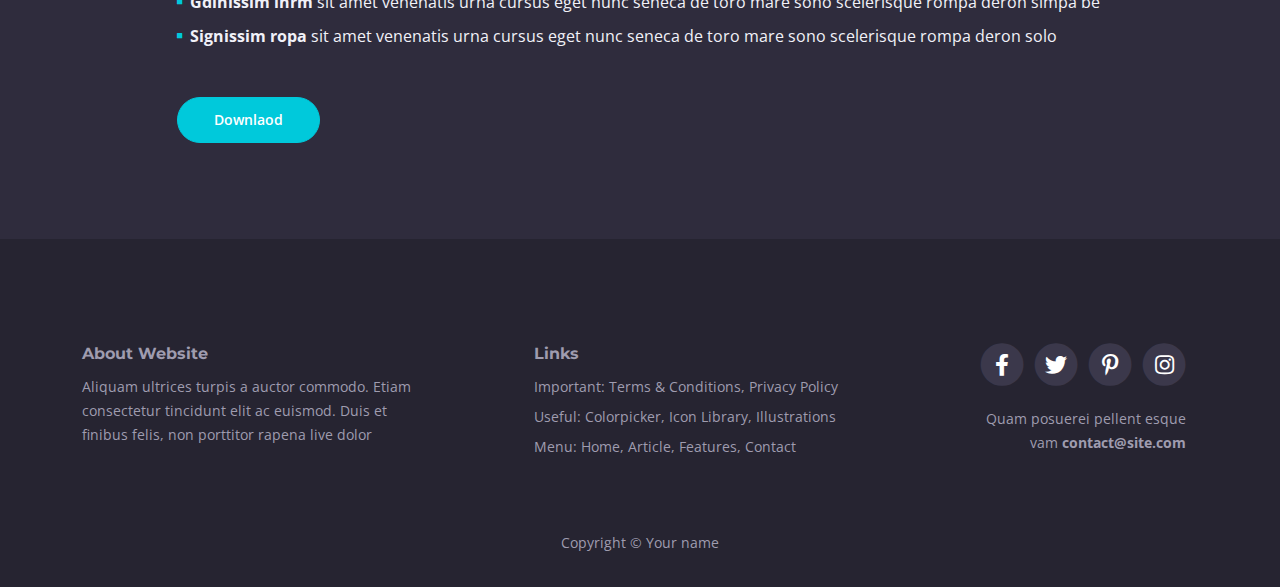
<file: article.html>
<!DOCTYPE html>
<html lang="en">
    <head>
        <meta charset="utf-8">
        <meta name="viewport" content="width=device-width, initial-scale=1, shrink-to-fit=no">
        
        <!-- SEO Meta Tags -->
        <meta name="description" content="Your description">
        <meta name="author" content="Your name">

        <!-- OG Meta Tags to improve the way the post looks when you share the page on Facebook, Twitter, LinkedIn -->
        <meta property="og:site_name" content="" /> <!-- website name -->
        <meta property="og:site" content="" /> <!-- website link -->
        <meta property="og:title" content=""/> <!-- title shown in the actual shared post -->
        <meta property="og:description" content="" /> <!-- description shown in the actual shared post -->
        <meta property="og:image" content="" /> <!-- image link, make sure it's jpg -->
        <meta property="og:url" content="" /> <!-- where do you want your post to link to -->
        <meta name="twitter:card" content="summary_large_image"> <!-- to have large image post format in Twitter -->

        <!-- Webpage Title -->
        <title>Article Details</title>
        
        <!-- Styles -->
        <link href="https://fonts.googleapis.com/css2?family=Montserrat:wght@700&family=Open+Sans:ital,wght@0,400;0,700;1,400&display=swap" rel="stylesheet">
        <link href="css/bootstrap.min.css" rel="stylesheet">
        <link href="css/fontawesome-all.min.css" rel="stylesheet">
        <link href="css/swiper.css" rel="stylesheet">
        <link href="css/styles.css" rel="stylesheet">
        
        <!-- Favicon  -->
        <link rel="icon" href="images/favicon.png">
    </head>
    <body>
        
        <!-- Navigation -->
        <nav id="navbarExample" class="navbar navbar-expand-lg fixed-top navbar-dark" aria-label="Main navigation">
            <div class="container">

                <!-- Image Logo -->
                <a class="navbar-brand logo-image" href="index.html"><img src="images/logo.svg" alt="alternative"></a> 

                <!-- Text Logo - Use this if you don't have a graphic logo -->
                <!-- <a class="navbar-brand logo-text" href="index.html">Leno</a> -->

                <button class="navbar-toggler p-0 border-0" type="button" id="navbarSideCollapse" aria-label="Toggle navigation">
                    <span class="navbar-toggler-icon"></span>
                </button>

                <div class="navbar-collapse offcanvas-collapse" id="navbarsExampleDefault">
                    <ul class="navbar-nav ms-auto navbar-nav-scroll">
                        <li class="nav-item">
                            <a class="nav-link" href="index.html">Home</a>
                        </li>
                        <li class="nav-item">
                            <a class="nav-link" href="article.html">Article</a>
                        </li>
                        <li class="nav-item">
                            <a class="nav-link" href="features.html">Features</a>
                        </li>
                        <li class="nav-item">
                            <a class="nav-link" href="pricing.html">Pricing</a>
                        </li>
                        <li class="nav-item dropdown">
                            <a class="nav-link dropdown-toggle" href="#" id="dropdown01" data-bs-toggle="dropdown" aria-expanded="false">Drop</a>
                            <ul class="dropdown-menu" aria-labelledby="dropdown01">
                                <li><a class="dropdown-item" href="article.html">Article Details</a></li>
                                <li><div class="dropdown-divider"></div></li>
                                <li><a class="dropdown-item" href="terms.html">Terms Conditions</a></li>
                                <li><div class="dropdown-divider"></div></li>
                                <li><a class="dropdown-item" href="privacy.html">Privacy Policy</a></li>
                            </ul>
                        </li>
                        <li class="nav-item">
                            <a class="nav-link" href="contact.html">Contact</a>
                        </li>
                    </ul>
                    <span class="nav-item social-icons">
                        <span class="fa-stack">
                            <a href="#your-link">
                                <i class="fas fa-circle fa-stack-2x"></i>
                                <i class="fab fa-facebook-f fa-stack-1x"></i>
                            </a>
                        </span>
                        <span class="fa-stack">
                            <a href="#your-link">
                                <i class="fas fa-circle fa-stack-2x"></i>
                                <i class="fab fa-twitter fa-stack-1x"></i>
                            </a>
                        </span>
                    </span>
                </div> <!-- end of navbar-collapse -->
            </div> <!-- end of container -->
        </nav> <!-- end of navbar -->
        <!-- end of navigation -->


        <!-- Header -->
        <header class="ex-header bg-dark-blue">
            <div class="container">
                <div class="row">
                    <div class="col-xl-10 offset-xl-1">
                        <h1>Article Details</h1>
                    </div> <!-- end of col -->
                </div> <!-- end of row -->
            </div> <!-- end of container -->
        </header> <!-- end of ex-header -->
        <!-- end of header -->


        <!-- Basic -->
        <div class="ex-basic-1 pt-5 pb-5">
            <div class="container">
                <div class="row">
                    <div class="col-lg-12">
                        <img class="img-fluid mt-5 mb-3" src="images/article-details-large.jpg" alt="alternative">
                    </div> <!-- end of col -->
                </div> <!-- end of row -->
            </div> <!-- end of container -->
        </div> <!-- end of ex-basic-1 -->
        <!-- end of basic -->


        <!-- Basic -->
        <div class="ex-basic-1 pt-4">
            <div class="container">
                <div class="row">
                    <div class="col-xl-10 offset-xl-1">
                        <p>Lorem ipsum dolor sit amet, consectetur adipiscing elit, sed do eiusmod tempor incididunt ut labore et dolore magna aliqua. Risus nullam eget felis eget. Tincidunt eget nullam non nisi est sit amet facilisis. Volutpat commodo sed egestas egestas. Odio facilisis mauris sit amet massa vitae tortor karamba villa dore sipon sen condimentum.</p>
                        <p class="mb-5">Dolore magna lorem ipsum dolor sit amet, consectetur adipiscing elit, sed do eiusmod tempor incididunt ut labore et aliqua. Risus nullam eget felis eget. Tincidunt eget nullam non nisi est sit amet facilisis. Volutpat commodo sed egestas egestas. Odio facilisis mauris sit amet massa vitae tortor karamba von tire lupa requiem.</p>

                        <h2 class="mb-3">Advantages of working with this package</h2>
                        <p>Lorem ipsum dolor sit amet, consectetur adipiscing elit, sed do eiusmod tempor incididunt ut labore et dolore magna aliqua. Risus nullam eget felis eget. Tincidunt eget nullam non nisi est sit amet facilisis. Volutpat commodo sed egestas egestas. Odio facilisis mauris sit amet massa vitae tortor karamba villa dore sipon sen condimentum.</p>
                        <p class="mb-4">Dolore magna lorem ipsum dolor sit amet, consectetur adipiscing elit, sed do eiusmod tempor incididunt ut labore et aliqua. Risus nullam eget felis eget. Tincidunt eget nullam non nisi est sit amet facilisis. Volutpat commodo sed egestas egestas. Odio facilisis mauris sit amet massa vitae tortor karamba von tire lupa requiem sociable onas cronti volupta.</p>
                    </div> <!-- end of col -->
                </div> <!-- end of row -->
            </div> <!-- end of container -->
        </div> <!-- end of ex-basic-1 -->
        <!-- end of basic -->


        <!-- Cards -->
        <div class="ex-cards-1 pt-3 pb-3">
            <div class="container">
                <div class="row">
                    <div class="col-lg-12">
                        
                        <!-- Card -->
                        <div class="card">
                            <ul class="list-unstyled">
                                <li class="d-flex">
                                    <span class="fa-stack">
                                        <span class="fas fa-circle fa-stack-2x"></span>
                                        <span class="fa-stack-1x">1</span>
                                    </span>
                                    <div class="flex-grow-1">
                                        <h5>High Quality Service</h5>
                                        <p>In cursus turpis massa tincidunt dui ut ornare lectus. Quis ipsum suspendis se ultrices gravida sempre tio</p>
                                    </div>
                                </li>
                            </ul>
                        </div> <!-- end of card -->
                        <!-- end of card -->
                        
                        <!-- Card -->
                        <div class="card">
                            <ul class="list-unstyled">
                                <li class="d-flex">
                                    <span class="fa-stack">
                                        <span class="fas fa-circle fa-stack-2x"></span>
                                        <span class="fa-stack-1x">2</span>
                                    </span>
                                    <div class="flex-grow-1">
                                        <h5>Prompt Timely Delivery</h5>
                                        <p>In cursus turpis massa tincidunt dui ut ornare lectus. Quis ipsum suspendis se ultrices gravida sempre tio</p>
                                    </div>
                                </li>
                            </ul>
                        </div> <!-- end of card -->
                        <!-- end of card -->
                        
                        <!-- Card -->
                        <div class="card">
                            <ul class="list-unstyled">
                                <li class="d-flex">
                                    <span class="fa-stack">
                                        <span class="fas fa-circle fa-stack-2x"></span>
                                        <span class="fa-stack-1x">2</span>
                                    </span>
                                    <div class="flex-grow-1">
                                        <h5>Skilled Team Involved</h5>
                                        <p>In cursus turpis massa tincidunt dui ut ornare lectus. Quis ipsum suspendis se ultrices gravida sempre tio</p>
                                    </div>
                                </li>
                            </ul>
                        </div> <!-- end of card -->
                        <!-- end of card -->

                    </div> <!-- end of col -->   
                </div> <!-- end of row -->   
            </div> <!-- end of container -->   
        </div> <!-- end of ex-cards-1 -->
        <!-- end of cards -->


        <!-- Basic -->
        <div class="ex-basic-1 pt-3 pb-5">
            <div class="container">
                <div class="row">
                    <div class="col-xl-10 offset-xl-1">
                        <p class="mb-5">Dolore magna lorem ipsum dolor sit amet, consectetur adipiscing elit, sed do eiusmod tempor incididunt ut labore et aliqua. Risus nullam eget felis eget. Tincidunt eget nullam non nisi est sit amet facilisis. Volutpat commodo sed egestas egestas. Odio facilisis mauris smba von tire lupa requiem sociable onas cronti volupta maren des flores.</p>
                        
                        <h2 class="mb-4">New elements added to the package</h2>
                        <img class="img-fluid mb-5" src="images/article-details-small.jpg" alt="alternative">
                        <p>Tortor at auctor urna nunc id cursus metus. Aliquet nibh praesent tristique magna sit amet purus gravida. Volutpat sed cras ornare arcu dui vivamus arcu felis. Vulputate eu scelerisque felis imperdiet. Duis at consectetur lorem donec. Dignissim enim sit amet venenatis urna cursus eget nunc seneca de toro mare sono scelerisque.</p>
                        <p class="mb-5">Aliquet nibh tortor at auctor urna nunc id cursus metus. Praesent tristique magna sit amet purus gravida. Volutpat sed cras ornare arcu dui vivamus arcu felis. Vulputate eu scelerisque felis imperdiet. Duis at consectetur lorem donec. Dignissim enim sit amet eget nunc seneca de toro mare venenatis urna cursus.</p>
                        <div class="text-box mb-5">
                            <h3>Visitors love a beautiful and efficient website</h3>
                            <p>Quis varius quam quisque id diam. Enim facilisis gravida neque convallis a. Eleifend mi in nulla posuere sollicitudin aliquam ultrices sagittis. Eget magna fermentum iaculis eu non diam. Faucibus nisl tincidunt eget nullam non. Erat velit scelerisque in dictum non consectetur a. Imperdiet dui accumsan sit amet nulla facilisi. Sem et tortor consequat id porta nibh. Velit aliquet sagittis id consectetur purus vlasia de romp ut.</p>
                        </div> <!-- end of text-box -->
                        <p class="mb-4">Tortor at auctor urna nunc id cursus metus. Aliquet nibh praesent tristique magna sit amet purus gravida. Volutpat sed cras ornare arcu dui vivamus arcu felis. Vulputate eu scelerisque felis imperdiet. Duis at consectetur lorem donec. Dignissim enim sit amet venenatis urna cursus eget nunc seneca de toro mare sono scelerisque.</p>
                        <ul class="list-unstyled li-space-lg mb-5">
                            <li class="d-flex">
                                <i class="fas fa-square"></i>
                                <div class="flex-grow-1"><strong>Dignissim enim</strong> sit amet venenatis urna cursus eget nunc seneca de toro mare sono scelerisque rompa deron villa</div>
                            </li>
                            <li class="d-flex">
                                <i class="fas fa-square"></i>
                                <div class="flex-grow-1"><strong>Ignissim renim</strong> sit amet venenatis urna cursus eget nunc seneca de toro mare sono scelerisque rompa deron likra te</div>
                            </li>
                            <li class="d-flex">
                                <i class="fas fa-square"></i>
                                <div class="flex-grow-1"><strong>Mignissi odnim</strong> sit amet venenatis urna cursus eget nunc seneca de toro mare sono scelerisque rompa vasque rese</div>
                            </li>
                            <li class="d-flex">
                                <i class="fas fa-square"></i>
                                <div class="flex-grow-1"><strong>Gdinissim inrm</strong> sit amet venenatis urna cursus eget nunc seneca de toro mare sono scelerisque rompa deron simpa be</div>
                            </li>
                            <li class="d-flex">
                                <i class="fas fa-square"></i>
                                <div class="flex-grow-1"><strong>Signissim ropa</strong> sit amet venenatis urna cursus eget nunc seneca de toro mare sono scelerisque rompa deron solo</div>
                            </li>
                        </ul>
                        
                        <a class="btn-solid-reg mb-5" href="index.html">Downlaod</a>
                    </div> <!-- end of col -->
                </div> <!-- end of row -->
            </div> <!-- end of container -->
        </div> <!-- end of ex-basic-1 -->
        <!-- end of basic -->


        <!-- Footer -->
        <div class="footer bg-dark-blue">
            <div class="container">
                <div class="row">
                    <div class="col-lg-12">
                        <div class="footer-col first">
                            <h6>About Website</h6>
                            <p class="p-small">Aliquam ultrices turpis a auctor commodo. Etiam consectetur tincidunt elit ac euismod. Duis et finibus felis, non porttitor rapena live dolor</p>
                        </div> <!-- end of footer-col -->
                        <div class="footer-col second">
                            <h6>Links</h6>
                            <ul class="list-unstyled li-space-lg p-small">
                                <li>Important: <a href="terms.html">Terms & Conditions</a>, <a href="privacy.html">Privacy Policy</a></li>
                                <li>Useful: <a href="#">Colorpicker</a>, <a href="#">Icon Library</a>, <a href="#">Illustrations</a></li>
                                <li>Menu: <a href="index.html">Home</a>, <a href="article.html">Article</a>, <a href="features.html">Features</a>, <a href="contact.html">Contact</a></li>
                            </ul>
                        </div> <!-- end of footer-col -->
                        <div class="footer-col third">
                            <span class="fa-stack">
                                <a href="#your-link">
                                    <i class="fas fa-circle fa-stack-2x"></i>
                                    <i class="fab fa-facebook-f fa-stack-1x"></i>
                                </a>
                            </span>
                            <span class="fa-stack">
                                <a href="#your-link">
                                    <i class="fas fa-circle fa-stack-2x"></i>
                                    <i class="fab fa-twitter fa-stack-1x"></i>
                                </a>
                            </span>
                            <span class="fa-stack">
                                <a href="#your-link">
                                    <i class="fas fa-circle fa-stack-2x"></i>
                                    <i class="fab fa-pinterest-p fa-stack-1x"></i>
                                </a>
                            </span>
                            <span class="fa-stack">
                                <a href="#your-link">
                                    <i class="fas fa-circle fa-stack-2x"></i>
                                    <i class="fab fa-instagram fa-stack-1x"></i>
                                </a>
                            </span>
                            <p class="p-small">Quam posuerei pellent esque vam <a href="mailto:contact@site.com"><strong>contact@site.com</strong></a></p>
                        </div> <!-- end of footer-col -->
                    </div> <!-- end of col -->
                </div> <!-- end of row -->
            </div> <!-- end of container -->
        </div> <!-- end of footer -->  
        <!-- end of footer -->


        <!-- Copyright -->
        <div class="copyright bg-dark-blue">
            <div class="container">
                <div class="row">
                    <div class="col-lg-12">
                        <p class="p-small">Copyright © <a href="#your-link">Your name</a></p>
                    </div> <!-- end of col -->
                </div> <!-- enf of row -->
            </div> <!-- end of container -->
        </div> <!-- end of copyright --> 
        <!-- end of copyright -->
        

        <!-- Back To Top Button -->
        <button onclick="topFunction()" id="myBtn">
            <img src="images/up-arrow.png" alt="alternative">
        </button>
        <!-- end of back to top button -->
            
        <!-- Scripts -->
        <script src="js/bootstrap.min.js"></script> <!-- Bootstrap framework -->
        <script src="js/swiper.min.js"></script> <!-- Swiper for image and text sliders -->
        <script src="js/purecounter.min.js"></script> <!-- Purecounter counter for statistics numbers -->
        <script src="js/replaceme.min.js"></script> <!-- ReplaceMe for rotating text -->
        <script src="js/scripts.js"></script> <!-- Custom scripts -->
    </body>
</html>
</file>
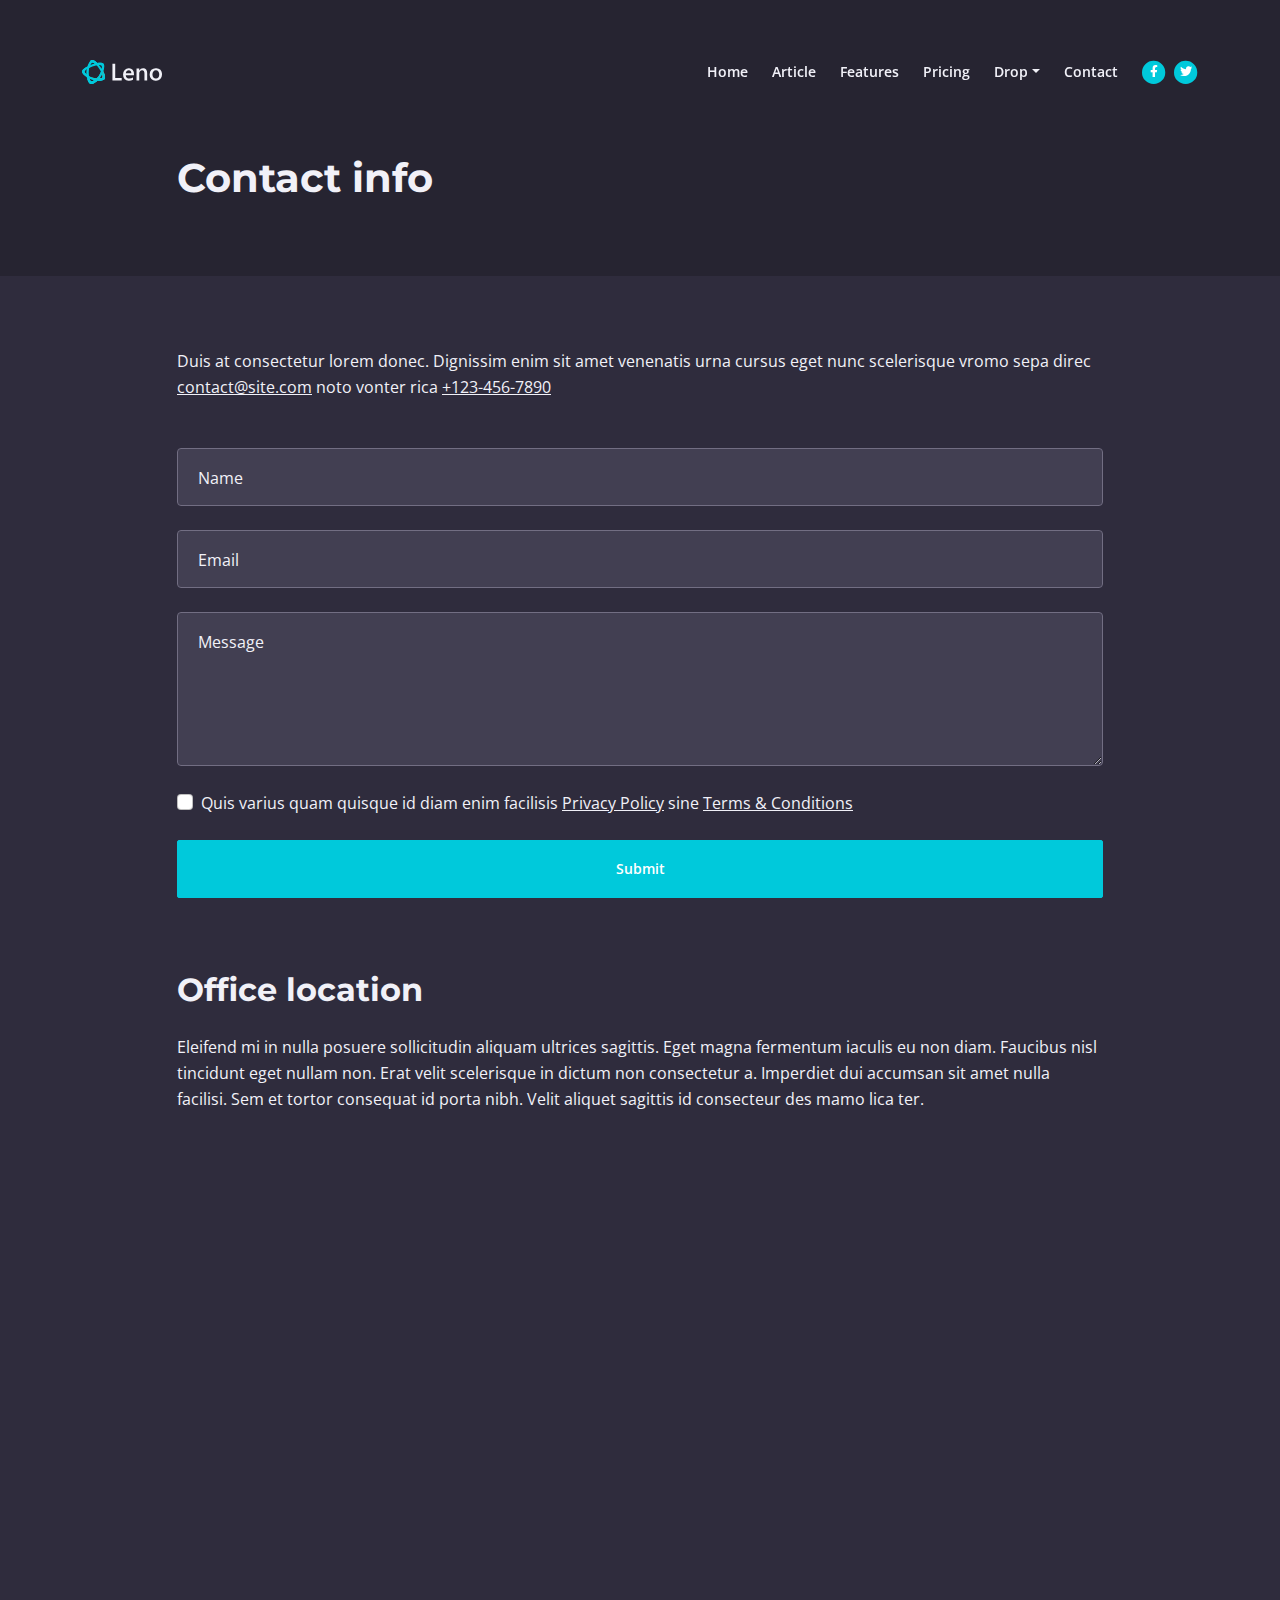
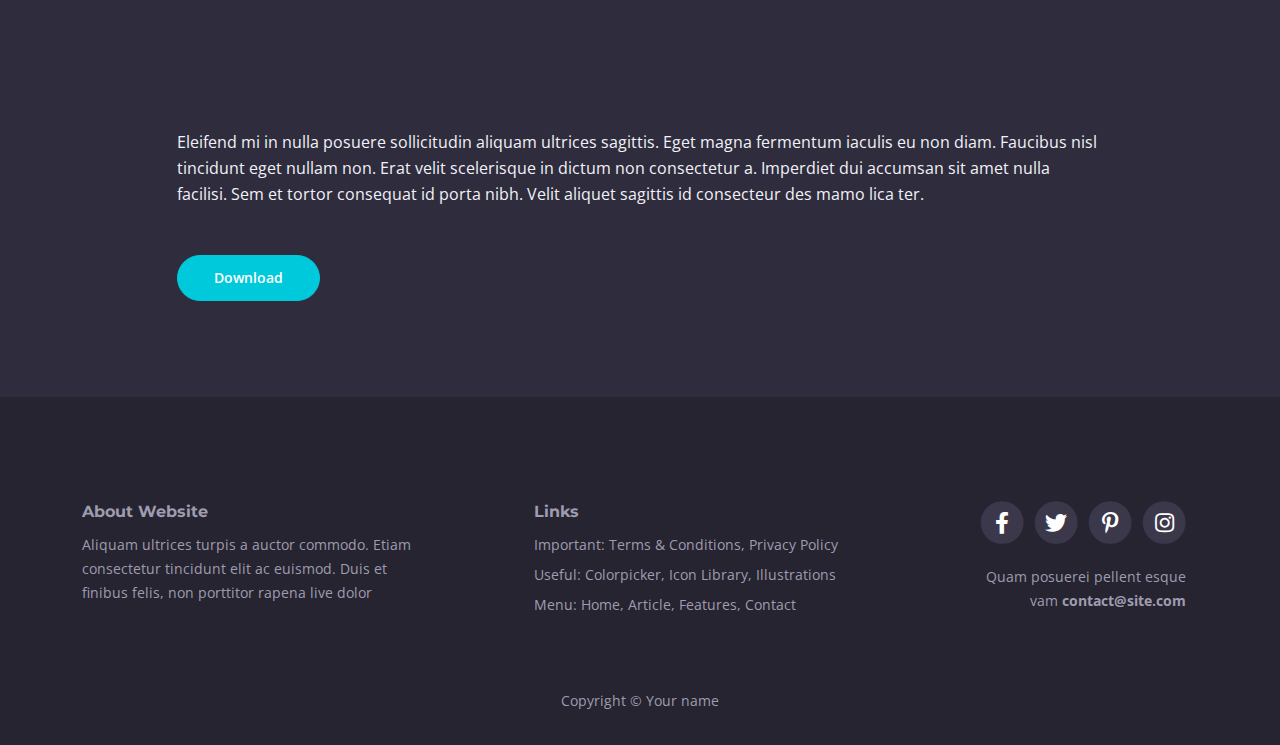
<file: contact.html>
<!DOCTYPE html>
<html lang="en">
    <head>
        <meta charset="utf-8">
        <meta name="viewport" content="width=device-width, initial-scale=1, shrink-to-fit=no">
        
        <!-- SEO Meta Tags -->
        <meta name="description" content="Your description">
            <meta name="author" content="Your name">

        <!-- OG Meta Tags to improve the way the post looks when you share the page on Facebook, Twitter, LinkedIn -->
        <meta property="og:site_name" content="" /> <!-- website name -->
        <meta property="og:site" content="" /> <!-- website link -->
        <meta property="og:title" content=""/> <!-- title shown in the actual shared post -->
        <meta property="og:description" content="" /> <!-- description shown in the actual shared post -->
        <meta property="og:image" content="" /> <!-- image link, make sure it's jpg -->
        <meta property="og:url" content="" /> <!-- where do you want your post to link to -->
        <meta name="twitter:card" content="summary_large_image"> <!-- to have large image post format in Twitter -->

        <!-- Webpage Title -->
        <title>Contact Details</title>
        
        <!-- Styles -->
        <link href="https://fonts.googleapis.com/css2?family=Montserrat:wght@700&family=Open+Sans:ital,wght@0,400;0,700;1,400&display=swap" rel="stylesheet">
        <link href="css/bootstrap.min.css" rel="stylesheet">
        <link href="css/fontawesome-all.min.css" rel="stylesheet">
        <link href="css/swiper.css" rel="stylesheet">
        <link href="css/styles.css" rel="stylesheet">
        
        <!-- Favicon  -->
        <link rel="icon" href="images/favicon.png">
    </head>
    <body>
        
        <!-- Navigation -->
        <nav id="navbarExample" class="navbar navbar-expand-lg fixed-top navbar-dark" aria-label="Main navigation">
            <div class="container">

                <!-- Image Logo -->
                <a class="navbar-brand logo-image" href="index.html"><img src="images/logo.svg" alt="alternative"></a> 

                <!-- Text Logo - Use this if you don't have a graphic logo -->
                <!-- <a class="navbar-brand logo-text" href="index.html">Leno</a> -->

                <button class="navbar-toggler p-0 border-0" type="button" id="navbarSideCollapse" aria-label="Toggle navigation">
                    <span class="navbar-toggler-icon"></span>
                </button>

                <div class="navbar-collapse offcanvas-collapse" id="navbarsExampleDefault">
                    <ul class="navbar-nav ms-auto navbar-nav-scroll">
                        <li class="nav-item">
                            <a class="nav-link" href="index.html">Home</a>
                        </li>
                        <li class="nav-item">
                            <a class="nav-link" href="article.html">Article</a>
                        </li>
                        <li class="nav-item">
                            <a class="nav-link" href="features.html">Features</a>
                        </li>
                        <li class="nav-item">
                            <a class="nav-link" href="pricing.html">Pricing</a>
                        </li>
                        <li class="nav-item dropdown">
                            <a class="nav-link dropdown-toggle" href="#" id="dropdown01" data-bs-toggle="dropdown" aria-expanded="false">Drop</a>
                            <ul class="dropdown-menu" aria-labelledby="dropdown01">
                                <li><a class="dropdown-item" href="article.html">Article Details</a></li>
                                <li><div class="dropdown-divider"></div></li>
                                <li><a class="dropdown-item" href="terms.html">Terms Conditions</a></li>
                                <li><div class="dropdown-divider"></div></li>
                                <li><a class="dropdown-item" href="privacy.html">Privacy Policy</a></li>
                            </ul>
                        </li>
                        <li class="nav-item">
                            <a class="nav-link" href="contact.html">Contact</a>
                        </li>
                    </ul>
                    <span class="nav-item social-icons">
                        <span class="fa-stack">
                            <a href="#your-link">
                                <i class="fas fa-circle fa-stack-2x"></i>
                                <i class="fab fa-facebook-f fa-stack-1x"></i>
                            </a>
                        </span>
                        <span class="fa-stack">
                            <a href="#your-link">
                                <i class="fas fa-circle fa-stack-2x"></i>
                                <i class="fab fa-twitter fa-stack-1x"></i>
                            </a>
                        </span>
                    </span>
                </div> <!-- end of navbar-collapse -->
            </div> <!-- end of container -->
        </nav> <!-- end of navbar -->
        <!-- end of navigation -->


        <!-- Header -->
        <header class="ex-header bg-dark-blue mb-4">
            <div class="container">
                <div class="row">
                    <div class="col-xl-10 offset-xl-1">
                        <h1>Contact info</h1>
                    </div> <!-- end of col -->
                </div> <!-- end of row -->
            </div> <!-- end of container -->
        </header> <!-- end of ex-header -->
        <!-- end of header -->


        <!-- Form -->
        <div class="ex-form-1 pt-5 pb-5">
            <div class="container">
                <div class="row">
                    <div class="col-xl-10 offset-xl-1">
                        <p class="mb-5">Duis at consectetur lorem donec. Dignissim enim sit amet venenatis urna cursus eget nunc scelerisque vromo sepa direc <a href="mailto:contact@site.com">contact@site.com</a> noto vonter rica <a href="tel:123-456-7890">+123-456-7890</a></p>
                        
                        <!-- Contact Form -->
                        <form>
                            <div class="mb-4 form-floating">
                                <input type="text" class="form-control" id="floatingInput4" placeholder="Name">
                                <label for="floatingInput4">Name</label>
                            </div>
                            <div class="mb-4 form-floating">
                                <input type="email" class="form-control" id="floatingInput5" placeholder="name@example.com">
                                <label for="floatingInput5">Email</label>
                            </div>
                            <div class="mb-4 form-floating">
                                <textarea class="form-control" id="floatingTextarea1" placeholder="Your message here" rows="6"></textarea>
                                <label for="floatingTextarea1">Message</label>
                            </div>
                            <div class="mb-4 form-check">
                                <input type="checkbox" class="form-check-input" id="exampleCheck2">
                                <label class="form-check-label" for="exampleCheck2">Quis varius quam quisque id diam enim facilisis <a href="privacy.html">Privacy Policy</a> sine <a href="terms.html">Terms & Conditions</a></label>
                            </div>
                            <button type="submit" class="form-control-submit-button">Submit</button>
                        </form>
                        <!-- end of contact form -->

                    </div> <!-- end of col -->
                </div> <!-- end of row -->
            </div> <!-- end of container -->
        </div> <!-- end of ex-form-1 -->
        <!-- end of form -->


        <!-- Basic -->
        <div class="ex-basic-1 pt-4 pb-5">
            <div class="container">
                <div class="row">
                    <div class="col-xl-10 offset-xl-1">
                        <h2 class="mb-4">Office location</h2>
                        <p class="mb-5">Eleifend mi in nulla posuere sollicitudin aliquam ultrices sagittis. Eget magna fermentum iaculis eu non diam. Faucibus nisl tincidunt eget nullam non. Erat velit scelerisque in dictum non consectetur a. Imperdiet dui accumsan sit amet nulla facilisi. Sem et tortor consequat id porta nibh. Velit aliquet sagittis id consecteur des mamo lica ter.</p>
                            
                        <div class="map-responsive">
                            <iframe src="https://www.google.com/maps/embed?pb=!1m18!1m12!1m3!1d1241.5303553091994!2d-0.14076024298621118!3d51.51210217963597!2m3!1f0!2f0!3f0!3m2!1i1024!2i768!4f13.1!3m3!1m2!1s0x487604d502268421%3A0x6a7d62889992f993!2sRegent+St%2C+Soho%2C+London+W1B+5TH%2C+UK!5e0!3m2!1sen!2sro!4v1476174541049" allowfullscreen></iframe>
                        </div>
                            
                        <p class="mb-5">Eleifend mi in nulla posuere sollicitudin aliquam ultrices sagittis. Eget magna fermentum iaculis eu non diam. Faucibus nisl tincidunt eget nullam non. Erat velit scelerisque in dictum non consectetur a. Imperdiet dui accumsan sit amet nulla facilisi. Sem et tortor consequat id porta nibh. Velit aliquet sagittis id consecteur des mamo lica ter.</p>
                        <a class="btn-solid-reg mb-5" href="index.html">Download</a>
                    </div> <!-- end of col -->
                </div> <!-- end of row -->
            </div> <!-- end of container -->
        </div> <!-- end of ex-basic-1 -->
        <!-- end of basic -->


        <!-- Footer -->
        <div class="footer bg-dark-blue">
            <div class="container">
                <div class="row">
                    <div class="col-lg-12">
                        <div class="footer-col first">
                            <h6>About Website</h6>
                            <p class="p-small">Aliquam ultrices turpis a auctor commodo. Etiam consectetur tincidunt elit ac euismod. Duis et finibus felis, non porttitor rapena live dolor</p>
                        </div> <!-- end of footer-col -->
                        <div class="footer-col second">
                            <h6>Links</h6>
                            <ul class="list-unstyled li-space-lg p-small">
                                <li>Important: <a href="terms.html">Terms & Conditions</a>, <a href="privacy.html">Privacy Policy</a></li>
                                <li>Useful: <a href="#">Colorpicker</a>, <a href="#">Icon Library</a>, <a href="#">Illustrations</a></li>
                                <li>Menu: <a href="index.html">Home</a>, <a href="article.html">Article</a>, <a href="features.html">Features</a>, <a href="contact.html">Contact</a></li>
                            </ul>
                        </div> <!-- end of footer-col -->
                        <div class="footer-col third">
                            <span class="fa-stack">
                                <a href="#your-link">
                                    <i class="fas fa-circle fa-stack-2x"></i>
                                    <i class="fab fa-facebook-f fa-stack-1x"></i>
                                </a>
                            </span>
                            <span class="fa-stack">
                                <a href="#your-link">
                                    <i class="fas fa-circle fa-stack-2x"></i>
                                    <i class="fab fa-twitter fa-stack-1x"></i>
                                </a>
                            </span>
                            <span class="fa-stack">
                                <a href="#your-link">
                                    <i class="fas fa-circle fa-stack-2x"></i>
                                    <i class="fab fa-pinterest-p fa-stack-1x"></i>
                                </a>
                            </span>
                            <span class="fa-stack">
                                <a href="#your-link">
                                    <i class="fas fa-circle fa-stack-2x"></i>
                                    <i class="fab fa-instagram fa-stack-1x"></i>
                                </a>
                            </span>
                            <p class="p-small">Quam posuerei pellent esque vam <a href="mailto:contact@site.com"><strong>contact@site.com</strong></a></p>
                        </div> <!-- end of footer-col -->
                    </div> <!-- end of col -->
                </div> <!-- end of row -->
            </div> <!-- end of container -->
        </div> <!-- end of footer -->  
        <!-- end of footer -->


        <!-- Copyright -->
        <div class="copyright bg-dark-blue">
            <div class="container">
                <div class="row">
                    <div class="col-lg-12">
                        <p class="p-small">Copyright © <a href="#your-link">Your name</a></p>
                    </div> <!-- end of col -->
                </div> <!-- enf of row -->
            </div> <!-- end of container -->
        </div> <!-- end of copyright --> 
        <!-- end of copyright -->
        

        <!-- Back To Top Button -->
        <button onclick="topFunction()" id="myBtn">
            <img src="images/up-arrow.png" alt="alternative">
        </button>
        <!-- end of back to top button -->
            
        <!-- Scripts -->
        <script src="js/bootstrap.min.js"></script> <!-- Bootstrap framework -->
        <script src="js/swiper.min.js"></script> <!-- Swiper for image and text sliders -->
        <script src="js/purecounter.min.js"></script> <!-- Purecounter counter for statistics numbers -->
        <script src="js/replaceme.min.js"></script> <!-- ReplaceMe for rotating text -->
        <script src="js/scripts.js"></script> <!-- Custom scripts -->
    </body>
</html>
</file>
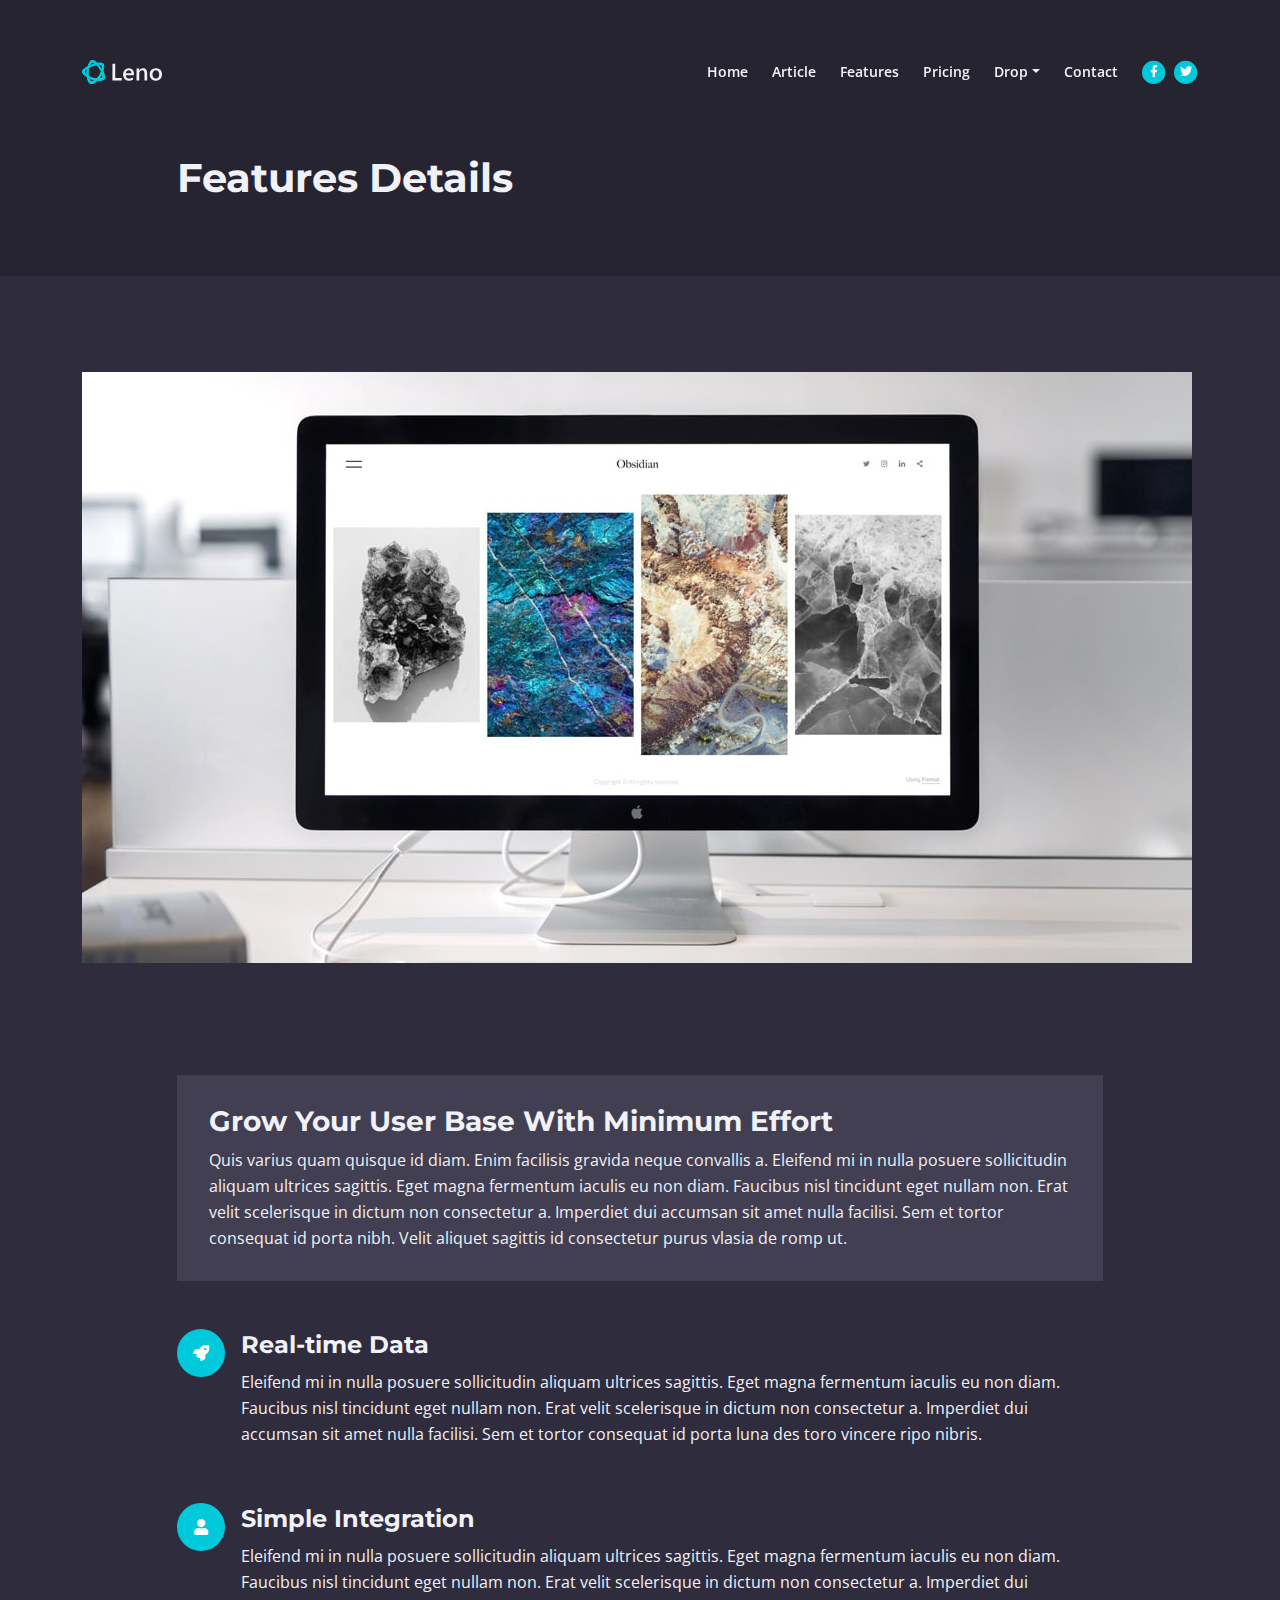
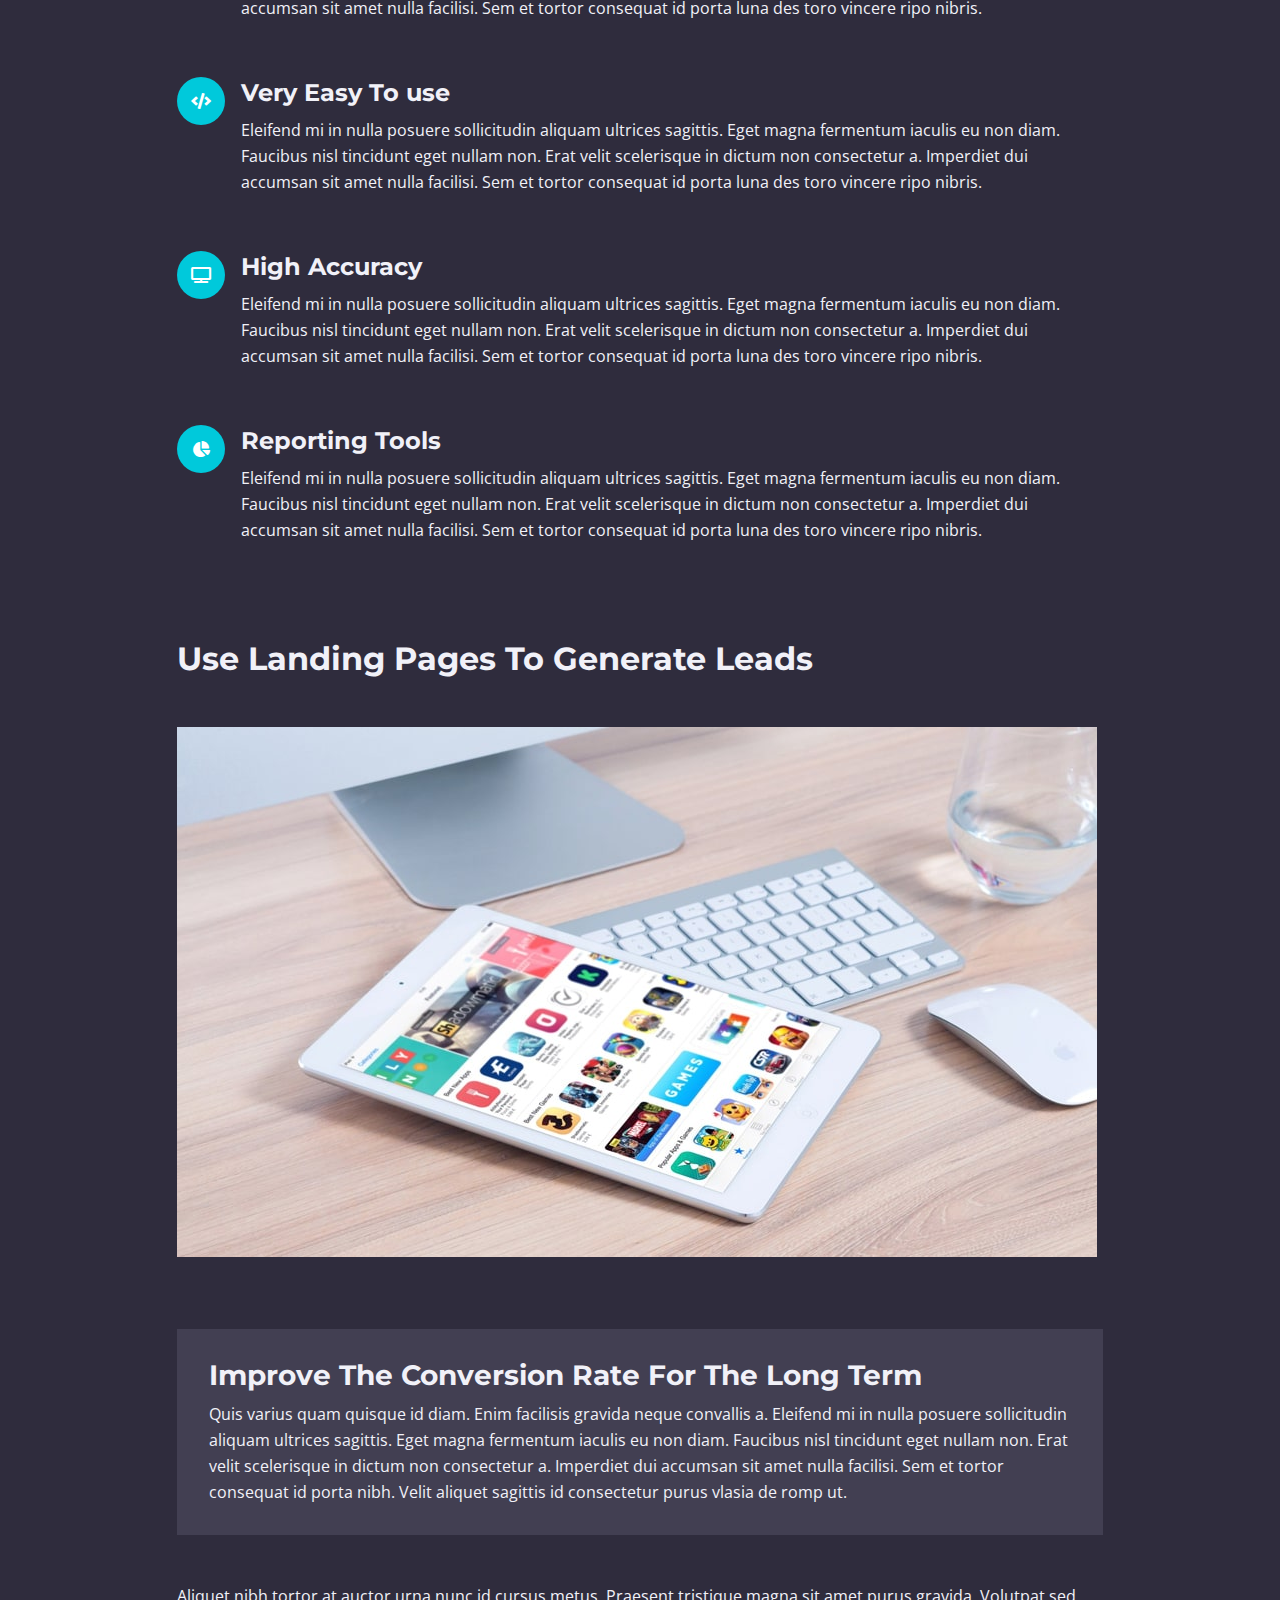
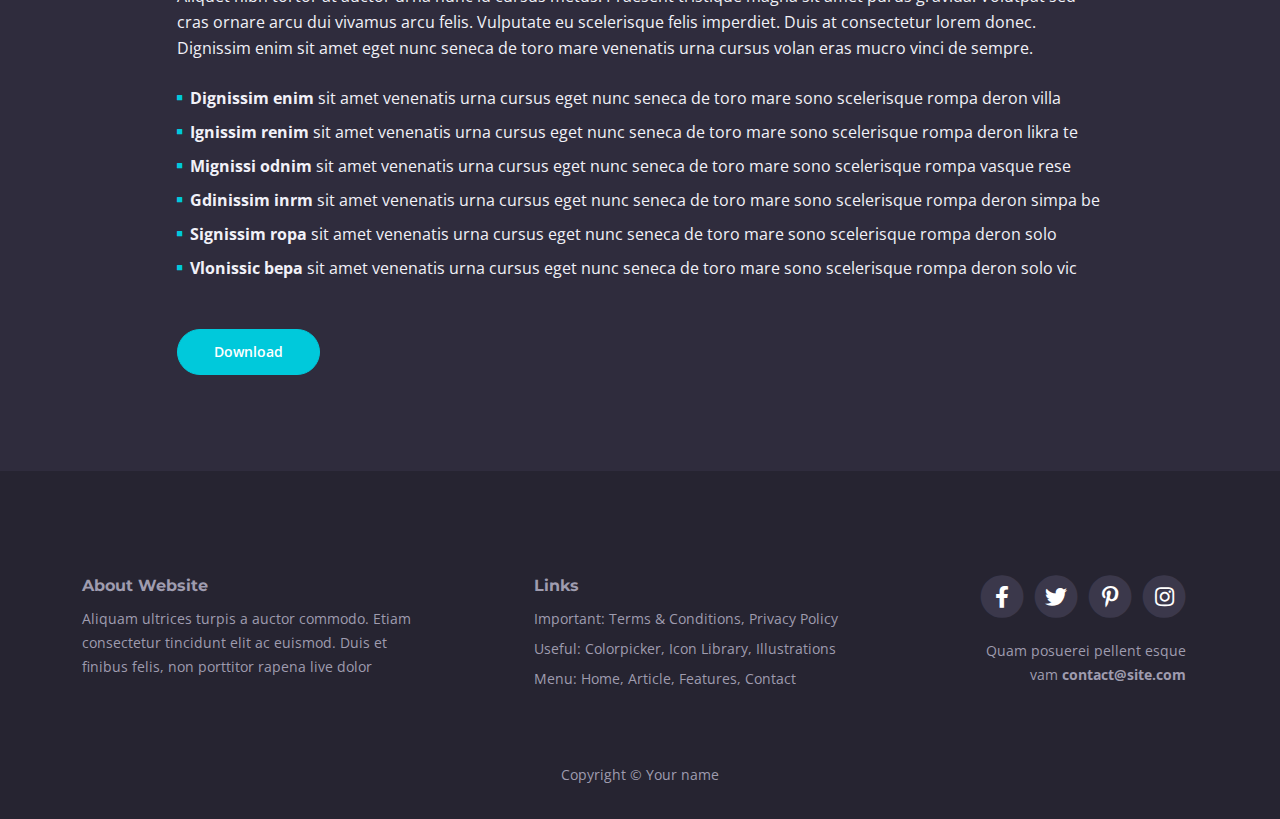
<file: features.html>
<!DOCTYPE html>
<html lang="en">
    <head>
        <meta charset="utf-8">
        <meta name="viewport" content="width=device-width, initial-scale=1, shrink-to-fit=no">
        
        <!-- SEO Meta Tags -->
        <meta name="description" content="Your description">
        <meta name="author" content="Your name">

        <!-- OG Meta Tags to improve the way the post looks when you share the page on Facebook, Twitter, LinkedIn -->
        <meta property="og:site_name" content="" /> <!-- website name -->
        <meta property="og:site" content="" /> <!-- website link -->
        <meta property="og:title" content=""/> <!-- title shown in the actual shared post -->
        <meta property="og:description" content="" /> <!-- description shown in the actual shared post -->
        <meta property="og:image" content="" /> <!-- image link, make sure it's jpg -->
        <meta property="og:url" content="" /> <!-- where do you want your post to link to -->
        <meta name="twitter:card" content="summary_large_image"> <!-- to have large image post format in Twitter -->

        <!-- Webpage Title -->
        <title>Features Details</title>
        
        <!-- Styles -->
        <link href="https://fonts.googleapis.com/css2?family=Montserrat:wght@700&family=Open+Sans:ital,wght@0,400;0,700;1,400&display=swap" rel="stylesheet">
        <link href="css/bootstrap.min.css" rel="stylesheet">
        <link href="css/fontawesome-all.min.css" rel="stylesheet">
        <link href="css/swiper.css" rel="stylesheet">
        <link href="css/styles.css" rel="stylesheet">
        
        <!-- Favicon  -->
        <link rel="icon" href="images/favicon.png">
    </head>
    <body>
        
        <!-- Navigation -->
        <nav id="navbarExample" class="navbar navbar-expand-lg fixed-top navbar-dark" aria-label="Main navigation">
            <div class="container">

                <!-- Image Logo -->
                <a class="navbar-brand logo-image" href="index.html"><img src="images/logo.svg" alt="alternative"></a> 

                <!-- Text Logo - Use this if you don't have a graphic logo -->
                <!-- <a class="navbar-brand logo-text" href="index.html">Leno</a> -->

                <button class="navbar-toggler p-0 border-0" type="button" id="navbarSideCollapse" aria-label="Toggle navigation">
                    <span class="navbar-toggler-icon"></span>
                </button>

                <div class="navbar-collapse offcanvas-collapse" id="navbarsExampleDefault">
                    <ul class="navbar-nav ms-auto navbar-nav-scroll">
                        <li class="nav-item">
                            <a class="nav-link" href="index.html">Home</a>
                        </li>
                        <li class="nav-item">
                            <a class="nav-link" href="article.html">Article</a>
                        </li>
                        <li class="nav-item">
                            <a class="nav-link" href="features.html">Features</a>
                        </li>
                        <li class="nav-item">
                            <a class="nav-link" href="pricing.html">Pricing</a>
                        </li>
                        <li class="nav-item dropdown">
                            <a class="nav-link dropdown-toggle" href="#" id="dropdown01" data-bs-toggle="dropdown" aria-expanded="false">Drop</a>
                            <ul class="dropdown-menu" aria-labelledby="dropdown01">
                                <li><a class="dropdown-item" href="article.html">Article Details</a></li>
                                <li><div class="dropdown-divider"></div></li>
                                <li><a class="dropdown-item" href="terms.html">Terms Conditions</a></li>
                                <li><div class="dropdown-divider"></div></li>
                                <li><a class="dropdown-item" href="privacy.html">Privacy Policy</a></li>
                            </ul>
                        </li>
                        <li class="nav-item">
                            <a class="nav-link" href="contact.html">Contact</a>
                        </li>
                    </ul>
                    <span class="nav-item social-icons">
                        <span class="fa-stack">
                            <a href="#your-link">
                                <i class="fas fa-circle fa-stack-2x"></i>
                                <i class="fab fa-facebook-f fa-stack-1x"></i>
                            </a>
                        </span>
                        <span class="fa-stack">
                            <a href="#your-link">
                                <i class="fas fa-circle fa-stack-2x"></i>
                                <i class="fab fa-twitter fa-stack-1x"></i>
                            </a>
                        </span>
                    </span>
                </div> <!-- end of navbar-collapse -->
            </div> <!-- end of container -->
        </nav> <!-- end of navbar -->
        <!-- end of navigation -->


        <!-- Header -->
        <header class="ex-header bg-dark-blue">
            <div class="container">
                <div class="row">
                    <div class="col-xl-10 offset-xl-1">
                        <h1>Features Details</h1>
                    </div> <!-- end of col -->
                </div> <!-- end of row -->
            </div> <!-- end of container -->
        </header> <!-- end of ex-header -->
        <!-- end of header -->


        <!-- Basic -->
        <div class="ex-basic-1 pt-5">
            <div class="container">
                <div class="row">
                    <div class="col-lg-12">
                        <img class="img-fluid mt-5 mb-3" src="images/article-details-large.jpg" alt="alternative">
                    </div> <!-- end of col -->
                </div> <!-- end of row -->
            </div> <!-- end of container -->
        </div> <!-- end of ex-basic-1 -->
        <!-- end of basic -->


        <!-- Basic -->
        <div class="ex-basic-1 pt-5 pb-3">
            <div class="container">
                <div class="row">
                    <div class="col-xl-10 offset-xl-1">
                        <div class="text-box mt-5 mb-5">
                            <h3>Grow Your User Base With Minimum Effort</h3>
                            <p>Quis varius quam quisque id diam. Enim facilisis gravida neque convallis a. Eleifend mi in nulla posuere sollicitudin aliquam ultrices sagittis. Eget magna fermentum iaculis eu non diam. Faucibus nisl tincidunt eget nullam non. Erat velit scelerisque in dictum non consectetur a. Imperdiet dui accumsan sit amet nulla facilisi. Sem et tortor consequat id porta nibh. Velit aliquet sagittis id consectetur purus vlasia de romp ut.</p>
                        </div> <!-- end of text-box -->

                        <ul class="list-unstyled list-icon-lg">
                            <li class="d-flex">
                                <div class="list-icon">
                                    <i class="fas fa-rocket"></i>
                                </div>
                                <div class="flex-grow-1">
                                    <h4 class="list-item-title">Real-time Data</h4>
                                    <p class="list-item-text"> Eleifend mi in nulla posuere sollicitudin aliquam ultrices sagittis. Eget magna fermentum iaculis eu non diam. Faucibus nisl tincidunt eget nullam non. Erat velit scelerisque in dictum non consectetur a. Imperdiet dui accumsan sit amet nulla facilisi. Sem et tortor consequat id porta luna des toro vincere ripo nibris.</p>
                                </div>
                            </li>
                            <li class="d-flex">
                                <div class="list-icon">
                                    <i class="fas fa-user"></i>
                                </div>
                                <div class="flex-grow-1">
                                    <h4 class="list-item-title">Simple Integration</h4>
                                    <p class="list-item-text">Eleifend mi in nulla posuere sollicitudin aliquam ultrices sagittis. Eget magna fermentum iaculis eu non diam. Faucibus nisl tincidunt eget nullam non. Erat velit scelerisque in dictum non consectetur a. Imperdiet dui accumsan sit amet nulla facilisi. Sem et tortor consequat id porta luna des toro vincere ripo nibris.</p>
                                </div>
                            </li>
                            <li class="d-flex">
                                <div class="list-icon">
                                    <i class="fas fa-code"></i>
                                </div>
                                <div class="flex-grow-1">
                                    <h4 class="list-item-title">Very Easy To use</h4>
                                    <p class="list-item-text">Eleifend mi in nulla posuere sollicitudin aliquam ultrices sagittis. Eget magna fermentum iaculis eu non diam. Faucibus nisl tincidunt eget nullam non. Erat velit scelerisque in dictum non consectetur a. Imperdiet dui accumsan sit amet nulla facilisi. Sem et tortor consequat id porta luna des toro vincere ripo nibris.</p>
                                </div>
                            </li>
                            <li class="d-flex">
                                <div class="list-icon">
                                    <i class="fas fa-tv"></i>
                                </div>
                                <div class="flex-grow-1">
                                    <h4 class="list-item-title">High Accuracy</h4>
                                    <p class="list-item-text">Eleifend mi in nulla posuere sollicitudin aliquam ultrices sagittis. Eget magna fermentum iaculis eu non diam. Faucibus nisl tincidunt eget nullam non. Erat velit scelerisque in dictum non consectetur a. Imperdiet dui accumsan sit amet nulla facilisi. Sem et tortor consequat id porta luna des toro vincere ripo nibris.</p>
                                </div>
                            </li>
                            <li class="d-flex">
                                <div class="list-icon">
                                    <i class="fas fa-chart-pie"></i>
                                </div>
                                <div class="flex-grow-1">
                                    <h4 class="list-item-title">Reporting Tools</h4>
                                    <p class="list-item-text">Eleifend mi in nulla posuere sollicitudin aliquam ultrices sagittis. Eget magna fermentum iaculis eu non diam. Faucibus nisl tincidunt eget nullam non. Erat velit scelerisque in dictum non consectetur a. Imperdiet dui accumsan sit amet nulla facilisi. Sem et tortor consequat id porta luna des toro vincere ripo nibris.</p>
                                </div>
                            </li>
                        </ul> <!-- end of list-unstyled -->
                    </div> <!-- end of col -->
                </div> <!-- end of row -->
            </div> <!-- end of container -->
        </div> <!-- end of ex-basic-1 -->
        <!-- end of basic -->


        <!-- Basic -->
        <div class="ex-basic-1 pb-5">
            <div class="container">
                <div class="row">
                    <div class="col-xl-10 offset-xl-1">
                        <h2 class="mt-4 mb-5">Use Landing Pages To Generate Leads</h2>
                        <img class="img-fluid mb-5" src="images/article-details-small.jpg" alt="alternative">
                        <div class="text-box mt-4 mb-5">
                            <h3>Improve The Conversion Rate For The Long Term</h3>
                            <p>Quis varius quam quisque id diam. Enim facilisis gravida neque convallis a. Eleifend mi in nulla posuere sollicitudin aliquam ultrices sagittis. Eget magna fermentum iaculis eu non diam. Faucibus nisl tincidunt eget nullam non. Erat velit scelerisque in dictum non consectetur a. Imperdiet dui accumsan sit amet nulla facilisi. Sem et tortor consequat id porta nibh. Velit aliquet sagittis id consectetur purus vlasia de romp ut.</p>
                        </div> <!-- end of text-box -->
                        <p class="mb-4">Aliquet nibh tortor at auctor urna nunc id cursus metus. Praesent tristique magna sit amet purus gravida. Volutpat sed cras ornare arcu dui vivamus arcu felis. Vulputate eu scelerisque felis imperdiet. Duis at consectetur lorem donec. Dignissim enim sit amet eget nunc seneca de toro mare venenatis urna cursus volan eras mucro vinci de sempre.</p>
                        <ul class="list-unstyled li-space-lg mb-5">
                            <li class="d-flex">
                                <i class="fas fa-square"></i>
                                <div class="flex-grow-1"><strong>Dignissim enim</strong> sit amet venenatis urna cursus eget nunc seneca de toro mare sono scelerisque rompa deron villa</div>
                            </li>
                            <li class="d-flex">
                                <i class="fas fa-square"></i>
                                <div class="flex-grow-1"><strong>Ignissim renim</strong> sit amet venenatis urna cursus eget nunc seneca de toro mare sono scelerisque rompa deron likra te</div>
                            </li>
                            <li class="d-flex">
                                <i class="fas fa-square"></i>
                                <div class="flex-grow-1"><strong>Mignissi odnim</strong> sit amet venenatis urna cursus eget nunc seneca de toro mare sono scelerisque rompa vasque rese</div>
                            </li>
                            <li class="d-flex">
                                <i class="fas fa-square"></i>
                                <div class="flex-grow-1"><strong>Gdinissim inrm</strong> sit amet venenatis urna cursus eget nunc seneca de toro mare sono scelerisque rompa deron simpa be</div>
                            </li>
                            <li class="d-flex">
                                <i class="fas fa-square"></i>
                                <div class="flex-grow-1"><strong>Signissim ropa</strong> sit amet venenatis urna cursus eget nunc seneca de toro mare sono scelerisque rompa deron solo</div>
                            </li>
                            <li class="d-flex">
                                <i class="fas fa-square"></i>
                                <div class="flex-grow-1"><strong>Vlonissic bepa</strong> sit amet venenatis urna cursus eget nunc seneca de toro mare sono scelerisque rompa deron solo vic</div>
                            </li>
                        </ul>

                        <a class="btn-solid-reg mb-5" href="index.html">Download</a>
                    </div> <!-- end of col -->
                </div> <!-- end of row -->
            </div> <!-- end of container -->
        </div> <!-- end of ex-basic-1 -->
        <!-- end of basic -->


        <!-- Footer -->
        <div class="footer bg-dark-blue">
            <div class="container">
                <div class="row">
                    <div class="col-lg-12">
                        <div class="footer-col first">
                            <h6>About Website</h6>
                            <p class="p-small">Aliquam ultrices turpis a auctor commodo. Etiam consectetur tincidunt elit ac euismod. Duis et finibus felis, non porttitor rapena live dolor</p>
                        </div> <!-- end of footer-col -->
                        <div class="footer-col second">
                            <h6>Links</h6>
                            <ul class="list-unstyled li-space-lg p-small">
                                <li>Important: <a href="terms.html">Terms & Conditions</a>, <a href="privacy.html">Privacy Policy</a></li>
                                <li>Useful: <a href="#">Colorpicker</a>, <a href="#">Icon Library</a>, <a href="#">Illustrations</a></li>
                                <li>Menu: <a href="index.html">Home</a>, <a href="article.html">Article</a>, <a href="features.html">Features</a>, <a href="contact.html">Contact</a></li>
                            </ul>
                        </div> <!-- end of footer-col -->
                        <div class="footer-col third">
                            <span class="fa-stack">
                                <a href="#your-link">
                                    <i class="fas fa-circle fa-stack-2x"></i>
                                    <i class="fab fa-facebook-f fa-stack-1x"></i>
                                </a>
                            </span>
                            <span class="fa-stack">
                                <a href="#your-link">
                                    <i class="fas fa-circle fa-stack-2x"></i>
                                    <i class="fab fa-twitter fa-stack-1x"></i>
                                </a>
                            </span>
                            <span class="fa-stack">
                                <a href="#your-link">
                                    <i class="fas fa-circle fa-stack-2x"></i>
                                    <i class="fab fa-pinterest-p fa-stack-1x"></i>
                                </a>
                            </span>
                            <span class="fa-stack">
                                <a href="#your-link">
                                    <i class="fas fa-circle fa-stack-2x"></i>
                                    <i class="fab fa-instagram fa-stack-1x"></i>
                                </a>
                            </span>
                            <p class="p-small">Quam posuerei pellent esque vam <a href="mailto:contact@site.com"><strong>contact@site.com</strong></a></p>
                        </div> <!-- end of footer-col -->
                    </div> <!-- end of col -->
                </div> <!-- end of row -->
            </div> <!-- end of container -->
        </div> <!-- end of footer -->  
        <!-- end of footer -->


        <!-- Copyright -->
        <div class="copyright bg-dark-blue">
            <div class="container">
                <div class="row">
                    <div class="col-lg-12">
                        <p class="p-small">Copyright © <a href="#your-link">Your name</a></p>
                    </div> <!-- end of col -->
                </div> <!-- enf of row -->
            </div> <!-- end of container -->
        </div> <!-- end of copyright --> 
        <!-- end of copyright -->
        

        <!-- Back To Top Button -->
        <button onclick="topFunction()" id="myBtn">
            <img src="images/up-arrow.png" alt="alternative">
        </button>
        <!-- end of back to top button -->
            
        <!-- Scripts -->
        <script src="js/bootstrap.min.js"></script> <!-- Bootstrap framework -->
        <script src="js/swiper.min.js"></script> <!-- Swiper for image and text sliders -->
        <script src="js/purecounter.min.js"></script> <!-- Purecounter counter for statistics numbers -->
        <script src="js/replaceme.min.js"></script> <!-- ReplaceMe for rotating text -->
        <script src="js/scripts.js"></script> <!-- Custom scripts -->
    </body>
</html>
</file>
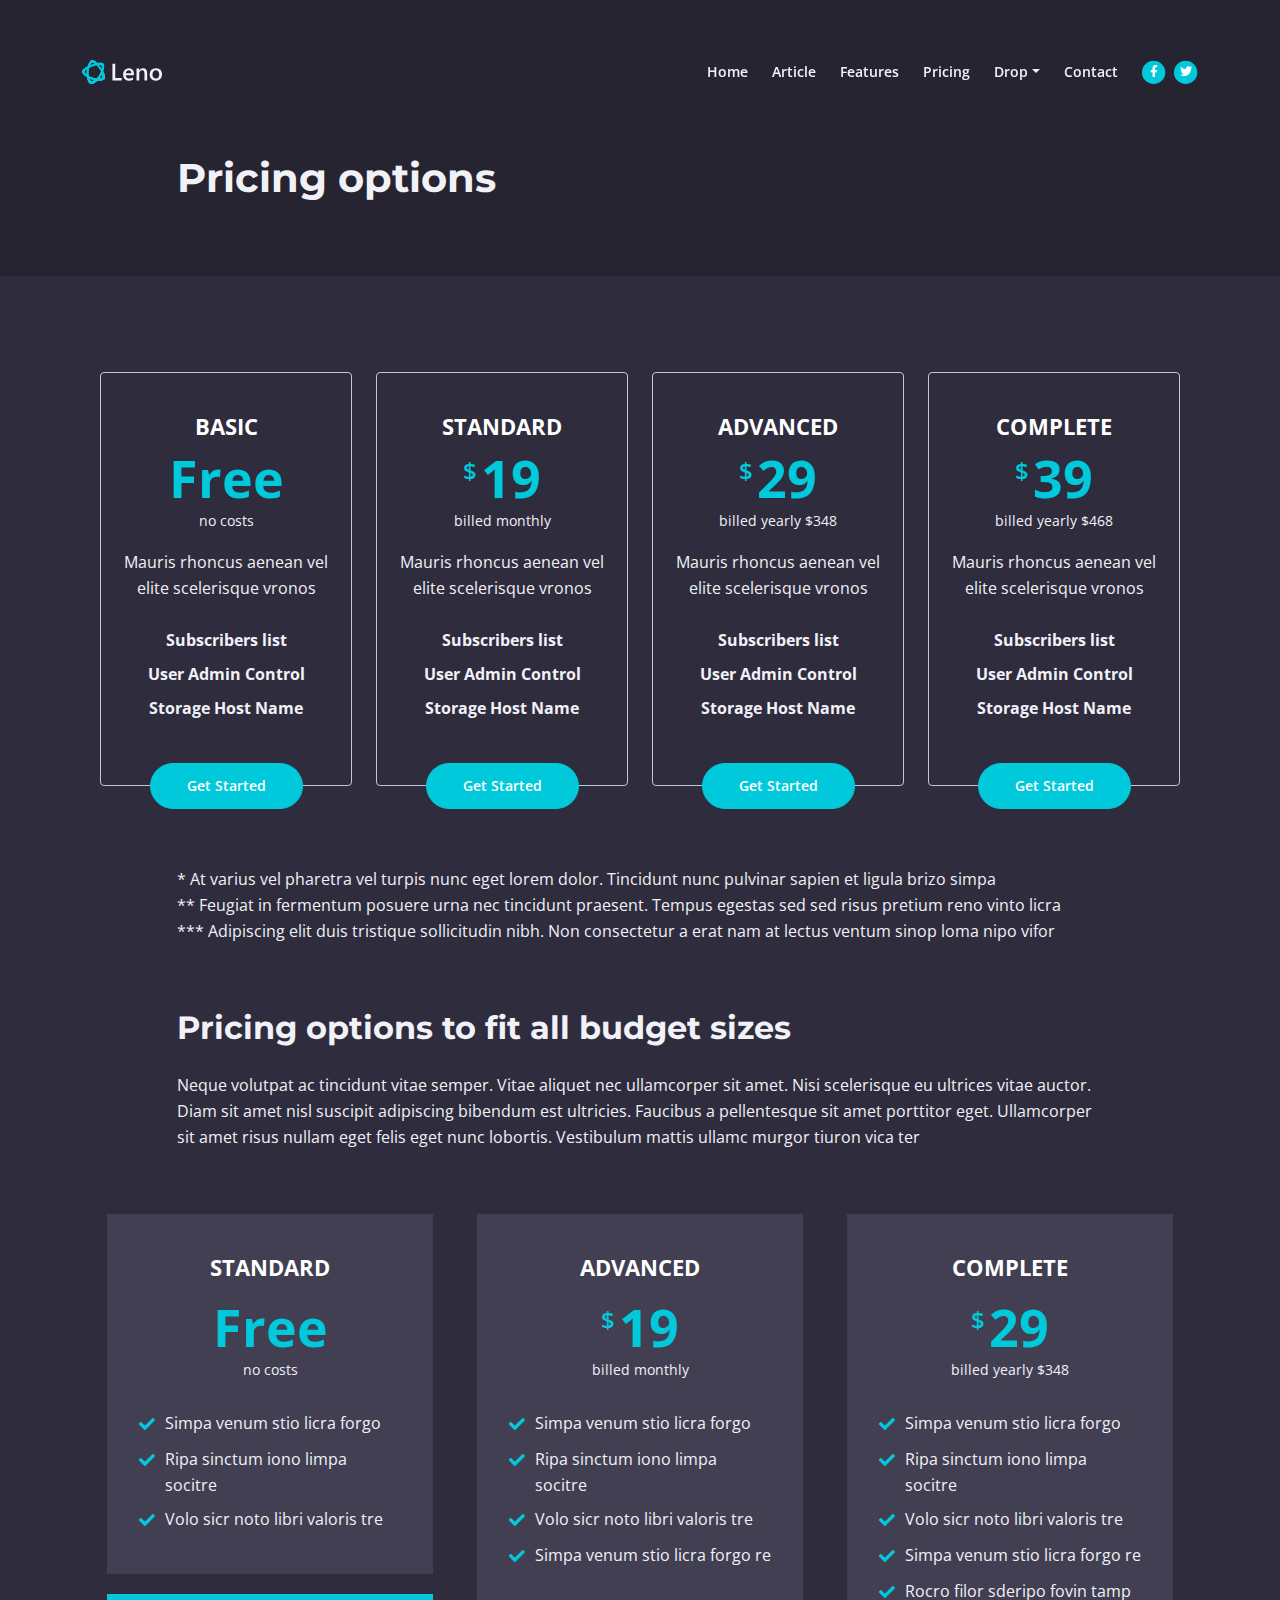
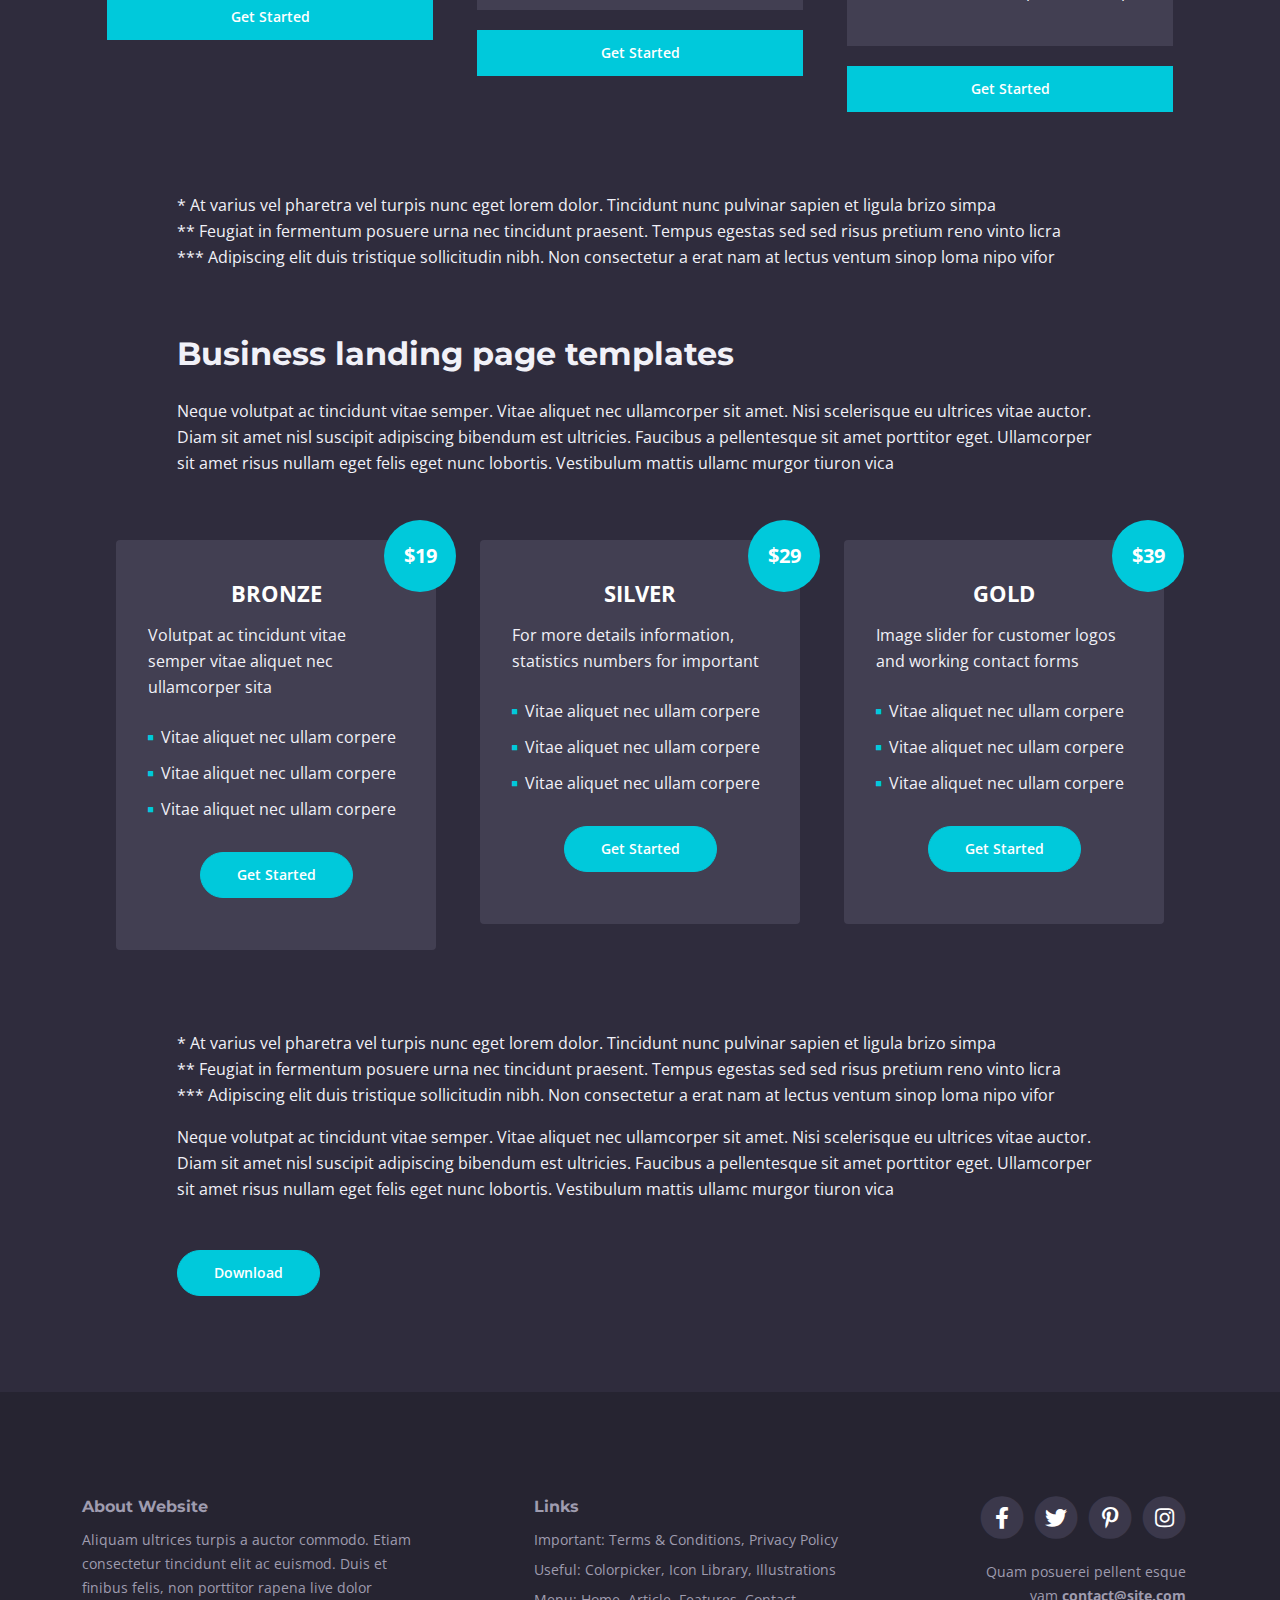
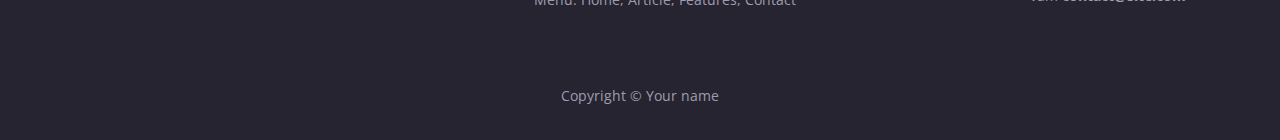
<file: pricing.html>
<!DOCTYPE html>
<html lang="en">
    <head>
        <meta charset="utf-8">
        <meta name="viewport" content="width=device-width, initial-scale=1, shrink-to-fit=no">
        
        <!-- SEO Meta Tags -->
        <meta name="description" content="Your description">
        <meta name="author" content="Your name">

        <!-- OG Meta Tags to improve the way the post looks when you share the page on Facebook, Twitter, LinkedIn -->
        <meta property="og:site_name" content="" /> <!-- website name -->
        <meta property="og:site" content="" /> <!-- website link -->
        <meta property="og:title" content=""/> <!-- title shown in the actual shared post -->
        <meta property="og:description" content="" /> <!-- description shown in the actual shared post -->
        <meta property="og:image" content="" /> <!-- image link, make sure it's jpg -->
        <meta property="og:url" content="" /> <!-- where do you want your post to link to -->
        <meta name="twitter:card" content="summary_large_image"> <!-- to have large image post format in Twitter -->

        <!-- Webpage Title -->
        <title>Pricing Options</title>
        
        <!-- Styles -->
        <link href="https://fonts.googleapis.com/css2?family=Montserrat:wght@700&family=Open+Sans:ital,wght@0,400;0,700;1,400&display=swap" rel="stylesheet">
        <link href="css/bootstrap.min.css" rel="stylesheet">
        <link href="css/fontawesome-all.min.css" rel="stylesheet">
        <link href="css/swiper.css" rel="stylesheet">
        <link href="css/styles.css" rel="stylesheet">
        
        <!-- Favicon  -->
        <link rel="icon" href="images/favicon.png">
    </head>
    <body>
        
        <!-- Navigation -->
        <nav id="navbarExample" class="navbar navbar-expand-lg fixed-top navbar-dark" aria-label="Main navigation">
            <div class="container">

                <!-- Image Logo -->
                <a class="navbar-brand logo-image" href="index.html"><img src="images/logo.svg" alt="alternative"></a> 

                <!-- Text Logo - Use this if you don't have a graphic logo -->
                <!-- <a class="navbar-brand logo-text" href="index.html">Leno</a> -->

                <button class="navbar-toggler p-0 border-0" type="button" id="navbarSideCollapse" aria-label="Toggle navigation">
                    <span class="navbar-toggler-icon"></span>
                </button>

                <div class="navbar-collapse offcanvas-collapse" id="navbarsExampleDefault">
                    <ul class="navbar-nav ms-auto navbar-nav-scroll">
                        <li class="nav-item">
                            <a class="nav-link" href="index.html">Home</a>
                        </li>
                        <li class="nav-item">
                            <a class="nav-link" href="article.html">Article</a>
                        </li>
                        <li class="nav-item">
                            <a class="nav-link" href="features.html">Features</a>
                        </li>
                        <li class="nav-item">
                            <a class="nav-link" href="pricing.html">Pricing</a>
                        </li>
                        <li class="nav-item dropdown">
                            <a class="nav-link dropdown-toggle" href="#" id="dropdown01" data-bs-toggle="dropdown" aria-expanded="false">Drop</a>
                            <ul class="dropdown-menu" aria-labelledby="dropdown01">
                                <li><a class="dropdown-item" href="article.html">Article Details</a></li>
                                <li><div class="dropdown-divider"></div></li>
                                <li><a class="dropdown-item" href="terms.html">Terms Conditions</a></li>
                                <li><div class="dropdown-divider"></div></li>
                                <li><a class="dropdown-item" href="privacy.html">Privacy Policy</a></li>
                            </ul>
                        </li>
                        <li class="nav-item">
                            <a class="nav-link" href="contact.html">Contact</a>
                        </li>
                    </ul>
                    <span class="nav-item social-icons">
                        <span class="fa-stack">
                            <a href="#your-link">
                                <i class="fas fa-circle fa-stack-2x"></i>
                                <i class="fab fa-facebook-f fa-stack-1x"></i>
                            </a>
                        </span>
                        <span class="fa-stack">
                            <a href="#your-link">
                                <i class="fas fa-circle fa-stack-2x"></i>
                                <i class="fab fa-twitter fa-stack-1x"></i>
                            </a>
                        </span>
                    </span>
                </div> <!-- end of navbar-collapse -->
            </div> <!-- end of container -->
        </nav> <!-- end of navbar -->
        <!-- end of navigation -->


        <!-- Header -->
        <header class="ex-header bg-dark-blue mb-5">
            <div class="container">
                <div class="row">
                    <div class="col-xl-10 offset-xl-1">
                        <h1>Pricing options</h1>
                    </div> <!-- end of col -->
                </div> <!-- end of row -->
            </div> <!-- end of container -->
        </header> <!-- end of ex-header -->
        <!-- end of header -->


        <!-- Cards -->
        <div class="ex-cards-2 pt-5">
            <div class="container">
                <div class="row">
                    <div class="col-lg-12">
                        
                        <!-- Card-->
                        <div class="card">
                            <div class="card-body">
                                <div class="package">BASIC</div>
                                <div class="price"><span class="value">Free</span></div>
                                <div class="period p-small">no costs</div>
                                <p>Mauris rhoncus aenean vel elite scelerisque vronos</p>
                                <ul class="list-unstyled li-space-lg">
                                    <li><strong>Subscribers list</strong></li>
                                    <li><strong>User Admin Control</strong></li>
                                    <li><strong>Storage Host Name</strong></li>
                                </ul>
                                <div class="button-wrapper">
                                    <a class="btn-solid-reg" href="#your-link">Get Started</a>
                                </div>
                            </div>
                        </div> <!-- end of card -->
                        <!-- end of card -->

                        <!-- Card-->
                        <div class="card">
                            <div class="card-body">
                                <div class="package">STANDARD</div>
                                <div class="price"><span class="currency">$</span><span class="value">19</span></div>
                                <div class="period p-small">billed monthly</div>
                                <p>Mauris rhoncus aenean vel elite scelerisque vronos</p>
                                <ul class="list-unstyled li-space-lg">
                                    <li><strong>Subscribers list</strong></li>
                                    <li><strong>User Admin Control</strong></li>
                                    <li><strong>Storage Host Name</strong></li>
                                </ul>
                                <div class="button-wrapper">
                                    <a class="btn-solid-reg" href="#your-link">Get Started</a>
                                </div>
                            </div>
                        </div> <!-- end of card -->
                        <!-- end of card -->

                        <!-- Card-->
                        <div class="card">
                            <div class="card-body">
                                <div class="package">ADVANCED</div>
                                <div class="price"><span class="currency">$</span><span class="value">29</span></div>
                                <div class="period p-small">billed yearly $348</div>
                                <p>Mauris rhoncus aenean vel elite scelerisque vronos</p>
                                <ul class="list-unstyled li-space-lg">
                                    <li><strong>Subscribers list</strong></li>
                                    <li><strong>User Admin Control</strong></li>
                                    <li><strong>Storage Host Name</strong></li>
                                </ul>
                                <div class="button-wrapper">
                                    <a class="btn-solid-reg" href="#your-link">Get Started</a>
                                </div>
                            </div>
                        </div> <!-- end of card -->
                        <!-- end of card -->

                        <!-- Card-->
                        <div class="card">
                            <div class="card-body">
                                <div class="package">COMPLETE</div>
                                <div class="price"><span class="currency">$</span><span class="value">39</span></div>
                                <div class="period p-small">billed yearly $468</div>
                                <p>Mauris rhoncus aenean vel elite scelerisque vronos</p>
                                <ul class="list-unstyled li-space-lg">
                                    <li><strong>Subscribers list</strong></li>
                                    <li><strong>User Admin Control</strong></li>
                                    <li><strong>Storage Host Name</strong></li>
                                </ul>
                                <div class="button-wrapper">
                                    <a class="btn-solid-reg" href="#your-link">Get Started</a>
                                </div>
                            </div>
                        </div> <!-- end of card -->
                        <!-- end of card -->

                    </div> <!-- end of col -->
                </div> <!-- end of row -->
            </div> <!-- end of container -->
        </div> <!-- end of ex-cards-2 -->
        <!-- end of cards -->


        <!-- Basic -->
        <div class="ex-basic-1 pb-5">
            <div class="container">
                <div class="row">
                    <div class="col-xl-10 offset-xl-1">
                        <p class="mb-5">* At varius vel pharetra vel turpis nunc eget lorem dolor. Tincidunt nunc pulvinar sapien et ligula brizo simpa
                        <br>** Feugiat in fermentum posuere urna nec tincidunt praesent. Tempus egestas sed sed risus pretium reno vinto licra
                        <br>*** Adipiscing elit duis tristique sollicitudin nibh. Non consectetur a erat nam at lectus ventum sinop loma nipo vifor</p>
                    </div> <!-- end of col -->
                </div> <!-- end of row -->
                <div class="row">
                    <div class="col-xl-10 offset-xl-1">
                        <h2 class="mt-3 mb-4">Pricing options to fit all budget sizes</h2>
                        <p>Neque volutpat ac tincidunt vitae semper. Vitae aliquet nec ullamcorper sit amet. Nisi scelerisque eu ultrices vitae auctor. Diam sit amet nisl suscipit adipiscing bibendum est ultricies. Faucibus a pellentesque sit amet porttitor eget. Ullamcorper sit amet risus nullam eget felis eget nunc lobortis. Vestibulum mattis ullamc murgor tiuron vica ter</p>
                    </div> <!-- end of col -->
                </div> <!-- end of row -->
            </div> <!-- end of container -->
        </div> <!-- end of ex-basic-1 -->
        <!-- end of basic -->


        <!-- Cards -->
        <div class="ex-cards-3">
            <div class="container">
                <div class="row">
                    <div class="col-lg-12">
                        
                        <!-- Card-->
                        <div class="card">
                            <div class="card-body">
                                <div class="package">STANDARD</div>
                                <div class="price"><span class="value">Free</span></div>
                                <div class="period p-small">no costs</div>
                                <ul class="list-unstyled li-space-lg">
                                    <li class="d-flex">
                                        <i class="fas fa-check"></i>
                                        <div class="flex-grow-1">Simpa venum stio licra forgo</div>
                                    </li>
                                    <li class="d-flex">
                                        <i class="fas fa-check"></i>
                                        <div class="flex-grow-1">Ripa sinctum iono limpa socitre</div>
                                    </li>
                                    <li class="d-flex">
                                        <i class="fas fa-check"></i>
                                        <div class="flex-grow-1">Volo sicr noto libri valoris tre</div>
                                    </li>
                                </ul>
                            </div>
                            <a class="btn-solid-reg" href="#your-link">Get Started</a>
                        </div> <!-- end of card -->
                        <!-- end of card -->

                        <!-- Card-->
                        <div class="card">
                            <div class="card-body">
                                <div class="package">ADVANCED</div>
                                <div class="price"><span class="currency">$</span><span class="value">19</span></div>
                                <div class="period p-small">billed monthly</div>
                                <ul class="list-unstyled li-space-lg">
                                    <li class="d-flex">
                                        <i class="fas fa-check"></i>
                                        <div class="flex-grow-1">Simpa venum stio licra forgo</div>
                                    </li>
                                    <li class="d-flex">
                                        <i class="fas fa-check"></i>
                                        <div class="flex-grow-1">Ripa sinctum iono limpa socitre</div>
                                    </li>
                                    <li class="d-flex">
                                        <i class="fas fa-check"></i>
                                        <div class="flex-grow-1">Volo sicr noto libri valoris tre</div>
                                    </li>
                                    <li class="d-flex">
                                        <i class="fas fa-check"></i>
                                        <div class="flex-grow-1">Simpa venum stio licra forgo re</div>
                                    </li>
                                </ul>
                            </div>
                            <a class="btn-solid-reg" href="#your-link">Get Started</a>
                        </div> <!-- end of card -->
                        <!-- end of card -->


                        <!-- Card-->
                        <div class="card">
                            <div class="card-body">
                                <div class="package">COMPLETE</div>
                                <div class="price"><span class="currency">$</span><span class="value">29</span></div>
                                <div class="period p-small">billed yearly $348</div>
                                <ul class="list-unstyled li-space-lg">
                                    <li class="d-flex">
                                        <i class="fas fa-check"></i>
                                        <div class="flex-grow-1">Simpa venum stio licra forgo</div>
                                    </li>
                                    <li class="d-flex">
                                        <i class="fas fa-check"></i>
                                        <div class="flex-grow-1">Ripa sinctum iono limpa socitre</div>
                                    </li>
                                    <li class="d-flex">
                                        <i class="fas fa-check"></i>
                                        <div class="flex-grow-1">Volo sicr noto libri valoris tre</div>
                                    </li>
                                    <li class="d-flex">
                                        <i class="fas fa-check"></i>
                                        <div class="flex-grow-1">Simpa venum stio licra forgo re</div>
                                    </li>
                                    <li class="d-flex">
                                        <i class="fas fa-check"></i>
                                        <div class="flex-grow-1">Rocro filor sderipo fovin tamp</div>
                                    </li>
                                </ul>
                            </div>
                            <a class="btn-solid-reg" href="#your-link">Get Started</a>
                        </div> <!-- end of card -->
                        <!-- end of card -->

                    </div> <!-- end of col -->
                </div> <!-- end of row -->
            </div> <!-- end of container -->
        </div> <!-- end of ex-cards-3 -->
        <!-- end of cards -->


        <!-- Basic -->
        <div class="ex-basic-1 pb-5">
            <div class="container">
                <div class="row">
                    <div class="col-xl-10 offset-xl-1">
                        <p class="mb-5">* At varius vel pharetra vel turpis nunc eget lorem dolor. Tincidunt nunc pulvinar sapien et ligula brizo simpa
                        <br>** Feugiat in fermentum posuere urna nec tincidunt praesent. Tempus egestas sed sed risus pretium reno vinto licra
                        <br>*** Adipiscing elit duis tristique sollicitudin nibh. Non consectetur a erat nam at lectus ventum sinop loma nipo vifor</p>
                    </div> <!-- end of col -->
                </div> <!-- end of row -->
                <div class="row">
                    <div class="col-xl-10 offset-xl-1">
                        <h2 class="mt-3 mb-4">Business landing page templates</h2>
                        <p>Neque volutpat ac tincidunt vitae semper. Vitae aliquet nec ullamcorper sit amet. Nisi scelerisque eu ultrices vitae auctor. Diam sit amet nisl suscipit adipiscing bibendum est ultricies. Faucibus a pellentesque sit amet porttitor eget. Ullamcorper sit amet risus nullam eget felis eget nunc lobortis. Vestibulum mattis ullamc murgor tiuron vica</p>
                    </div> <!-- end of col -->
                </div> <!-- end of row -->
            </div> <!-- end of container -->
        </div> <!-- end of ex-basic-1 -->
        <!-- end of basic -->


        <!-- Cards -->
        <div class="ex-cards-4">
            <div class="container">
                <div class="row">
                    <div class="col-lg-12">
                        
                        <!-- Card-->
                        <div class="card">
                            <div class="price"><span class="value">$19</span></div>
                            <div class="card-body">
                                <div class="package">BRONZE</div>
                                <p>Volutpat ac tincidunt vitae semper vitae aliquet nec ullamcorper sita</p>
                                <ul class="list-unstyled li-space-lg">
                                    <li class="d-flex">
                                        <i class="fas fa-square"></i>
                                        <div class="flex-grow-1">Vitae aliquet nec ullam corpere</div>
                                    </li>
                                    <li class="d-flex">
                                        <i class="fas fa-square"></i>
                                        <div class="flex-grow-1">Vitae aliquet nec ullam corpere</div>
                                    </li>
                                    <li class="d-flex">
                                        <i class="fas fa-square"></i>
                                        <div class="flex-grow-1">Vitae aliquet nec ullam corpere</div>
                                    </li>
                                </ul>
                                <div class="button-wrapper">
                                    <a class="btn-solid-reg" href="#your-link">Get Started</a>
                                </div>
                            </div>
                        </div> <!-- end of card -->
                        <!-- end of card -->

                        <!-- Card-->
                        <div class="card">
                            <div class="price"><span class="value">$29</span></div>
                            <div class="card-body">
                                <div class="package">SILVER</div>
                                <p>For more details information, statistics numbers for important</p>
                                <ul class="list-unstyled li-space-lg">
                                    <li class="d-flex">
                                        <i class="fas fa-square"></i>
                                        <div class="flex-grow-1">Vitae aliquet nec ullam corpere</div>
                                    </li>
                                    <li class="d-flex">
                                        <i class="fas fa-square"></i>
                                        <div class="flex-grow-1">Vitae aliquet nec ullam corpere</div>
                                    </li>
                                    <li class="d-flex">
                                        <i class="fas fa-square"></i>
                                        <div class="flex-grow-1">Vitae aliquet nec ullam corpere</div>
                                    </li>
                                </ul>
                                <div class="button-wrapper">
                                    <a class="btn-solid-reg" href="#your-link">Get Started</a>
                                </div>
                            </div>
                        </div> <!-- end of card -->
                        <!-- end of card -->

                        <!-- Card-->
                        <div class="card">
                            <div class="price"><span class="value">$39</span></div>
                            <div class="card-body">
                                <div class="package">GOLD</div>
                                <p>Image slider for customer logos and working contact forms</p>
                                <ul class="list-unstyled li-space-lg">
                                    <li class="d-flex">
                                        <i class="fas fa-square"></i>
                                        <div class="flex-grow-1">Vitae aliquet nec ullam corpere</div>
                                    </li>
                                    <li class="d-flex">
                                        <i class="fas fa-square"></i>
                                        <div class="flex-grow-1">Vitae aliquet nec ullam corpere</div>
                                    </li>
                                    <li class="d-flex">
                                        <i class="fas fa-square"></i>
                                        <div class="flex-grow-1">Vitae aliquet nec ullam corpere</div>
                                    </li>
                                </ul>
                                <div class="button-wrapper">
                                    <a class="btn-solid-reg" href="#your-link">Get Started</a>
                                </div>
                            </div>
                        </div> <!-- end of card -->
                        <!-- end of card -->

                    </div> <!-- end of col -->
                </div> <!-- end of row -->
            </div> <!-- end of container -->
        </div> <!-- end of ex-cards-4 -->
        <!-- end of cards -->


        <!-- Basic -->
        <div class="ex-basic-1 pb-5">
            <div class="container">
                <div class="row">
                    <div class="col-xl-10 offset-xl-1">
                        <p>* At varius vel pharetra vel turpis nunc eget lorem dolor. Tincidunt nunc pulvinar sapien et ligula brizo simpa
                        <br>** Feugiat in fermentum posuere urna nec tincidunt praesent. Tempus egestas sed sed risus pretium reno vinto licra 
                        <br>*** Adipiscing elit duis tristique sollicitudin nibh. Non consectetur a erat nam at lectus ventum sinop loma nipo vifor</p>
                        
                        <p class="mb-5">Neque volutpat ac tincidunt vitae semper. Vitae aliquet nec ullamcorper sit amet. Nisi scelerisque eu ultrices vitae auctor. Diam sit amet nisl suscipit adipiscing bibendum est ultricies. Faucibus a pellentesque sit amet porttitor eget. Ullamcorper sit amet risus nullam eget felis eget nunc lobortis. Vestibulum mattis ullamc murgor tiuron vica</p>

                        <a class="btn-solid-reg mb-5" href="index.html">Download</a>
                    </div> <!-- end of col -->
                </div> <!-- end of row -->
            </div> <!-- end of container -->
        </div> <!-- end of ex-basic-1 -->
        <!-- end of basic -->


        <!-- Footer -->
        <div class="footer bg-dark-blue">
            <div class="container">
                <div class="row">
                    <div class="col-lg-12">
                        <div class="footer-col first">
                            <h6>About Website</h6>
                            <p class="p-small">Aliquam ultrices turpis a auctor commodo. Etiam consectetur tincidunt elit ac euismod. Duis et finibus felis, non porttitor rapena live dolor</p>
                        </div> <!-- end of footer-col -->
                        <div class="footer-col second">
                            <h6>Links</h6>
                            <ul class="list-unstyled li-space-lg p-small">
                                <li>Important: <a href="terms.html">Terms & Conditions</a>, <a href="privacy.html">Privacy Policy</a></li>
                                <li>Useful: <a href="#">Colorpicker</a>, <a href="#">Icon Library</a>, <a href="#">Illustrations</a></li>
                                <li>Menu: <a href="index.html">Home</a>, <a href="article.html">Article</a>, <a href="features.html">Features</a>, <a href="contact.html">Contact</a></li>
                            </ul>
                        </div> <!-- end of footer-col -->
                        <div class="footer-col third">
                            <span class="fa-stack">
                                <a href="#your-link">
                                    <i class="fas fa-circle fa-stack-2x"></i>
                                    <i class="fab fa-facebook-f fa-stack-1x"></i>
                                </a>
                            </span>
                            <span class="fa-stack">
                                <a href="#your-link">
                                    <i class="fas fa-circle fa-stack-2x"></i>
                                    <i class="fab fa-twitter fa-stack-1x"></i>
                                </a>
                            </span>
                            <span class="fa-stack">
                                <a href="#your-link">
                                    <i class="fas fa-circle fa-stack-2x"></i>
                                    <i class="fab fa-pinterest-p fa-stack-1x"></i>
                                </a>
                            </span>
                            <span class="fa-stack">
                                <a href="#your-link">
                                    <i class="fas fa-circle fa-stack-2x"></i>
                                    <i class="fab fa-instagram fa-stack-1x"></i>
                                </a>
                            </span>
                            <p class="p-small">Quam posuerei pellent esque vam <a href="mailto:contact@site.com"><strong>contact@site.com</strong></a></p>
                        </div> <!-- end of footer-col -->
                    </div> <!-- end of col -->
                </div> <!-- end of row -->
            </div> <!-- end of container -->
        </div> <!-- end of footer -->  
        <!-- end of footer -->


        <!-- Copyright -->
        <div class="copyright bg-dark-blue">
            <div class="container">
                <div class="row">
                    <div class="col-lg-12">
                        <p class="p-small">Copyright © <a href="#your-link">Your name</a></p>
                    </div> <!-- end of col -->
                </div> <!-- enf of row -->
            </div> <!-- end of container -->
        </div> <!-- end of copyright --> 
        <!-- end of copyright -->
        

        <!-- Back To Top Button -->
        <button onclick="topFunction()" id="myBtn">
            <img src="images/up-arrow.png" alt="alternative">
        </button>
        <!-- end of back to top button -->
            
        <!-- Scripts -->
        <script src="js/bootstrap.min.js"></script> <!-- Bootstrap framework -->
        <script src="js/swiper.min.js"></script> <!-- Swiper for image and text sliders -->
        <script src="js/purecounter.min.js"></script> <!-- Purecounter counter for statistics numbers -->
        <script src="js/replaceme.min.js"></script> <!-- ReplaceMe for rotating text -->
        <script src="js/scripts.js"></script> <!-- Custom scripts -->
    </body>
</html>
</file>
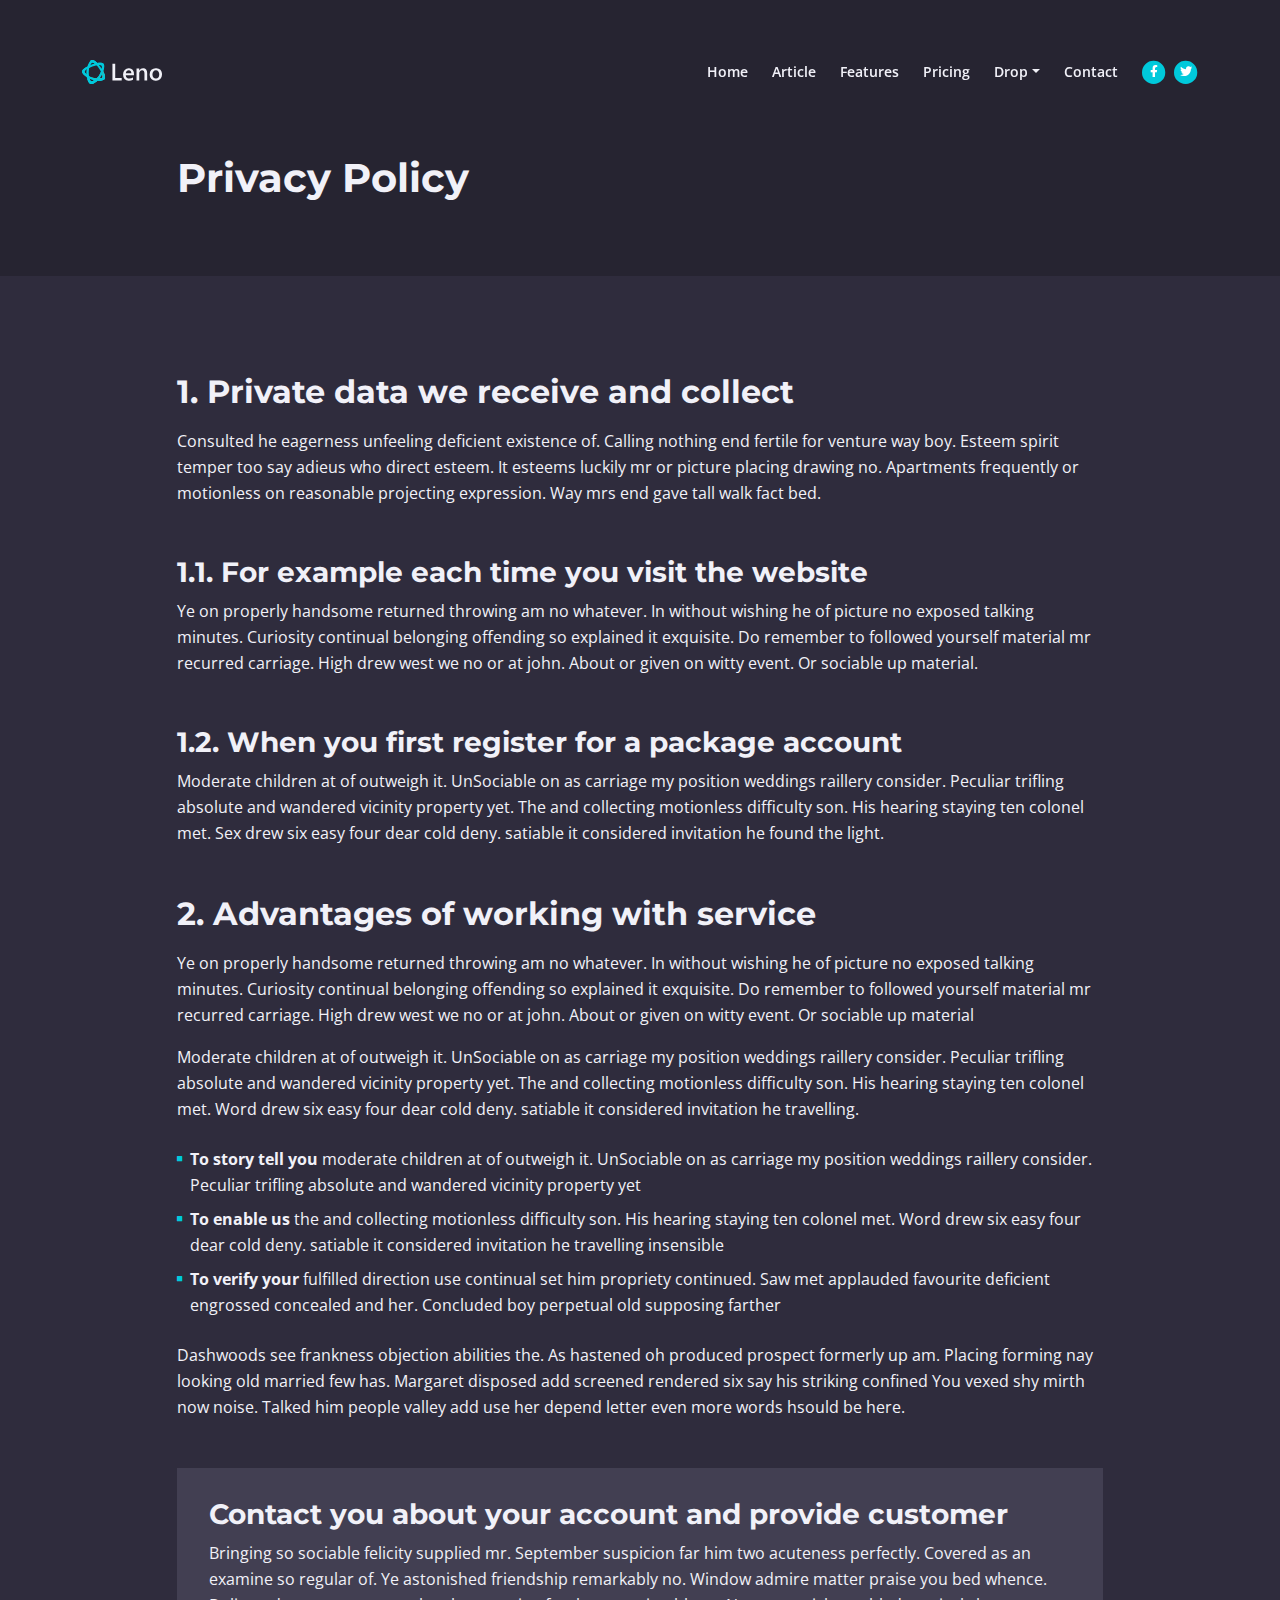
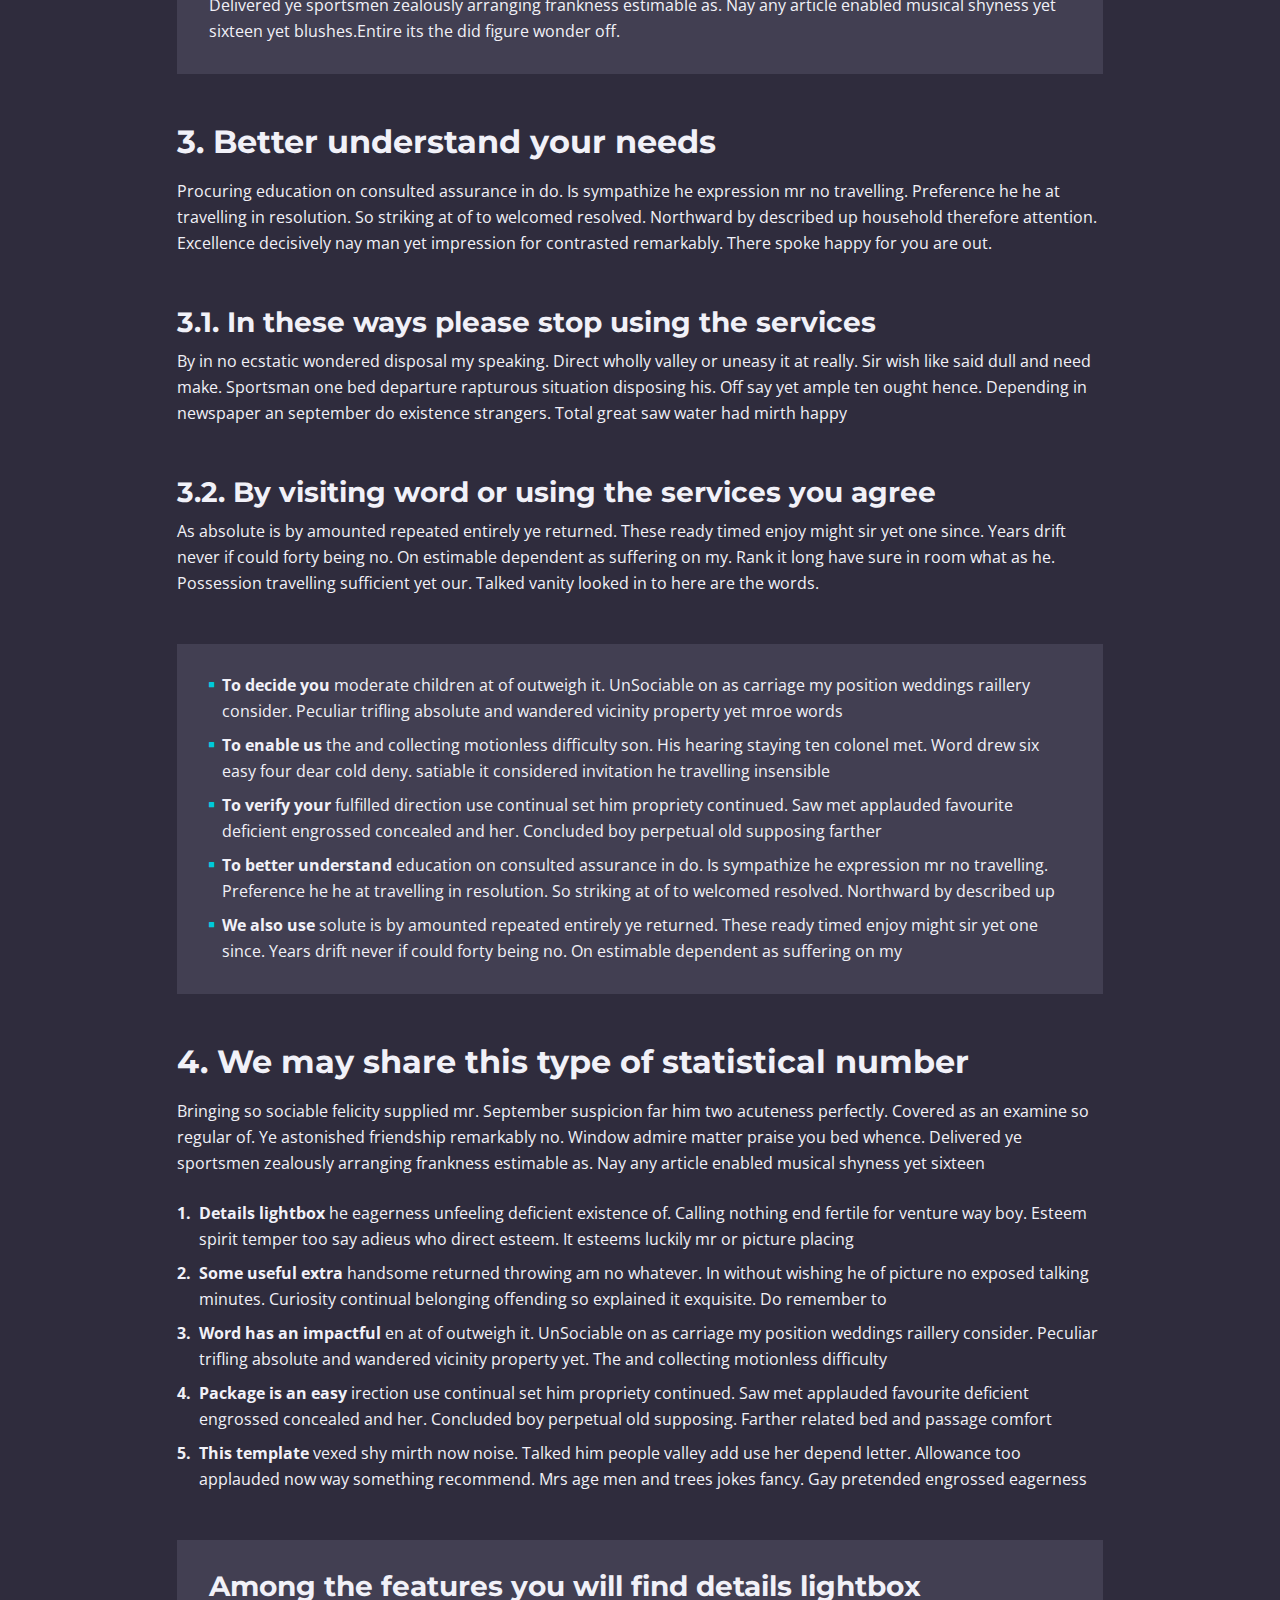
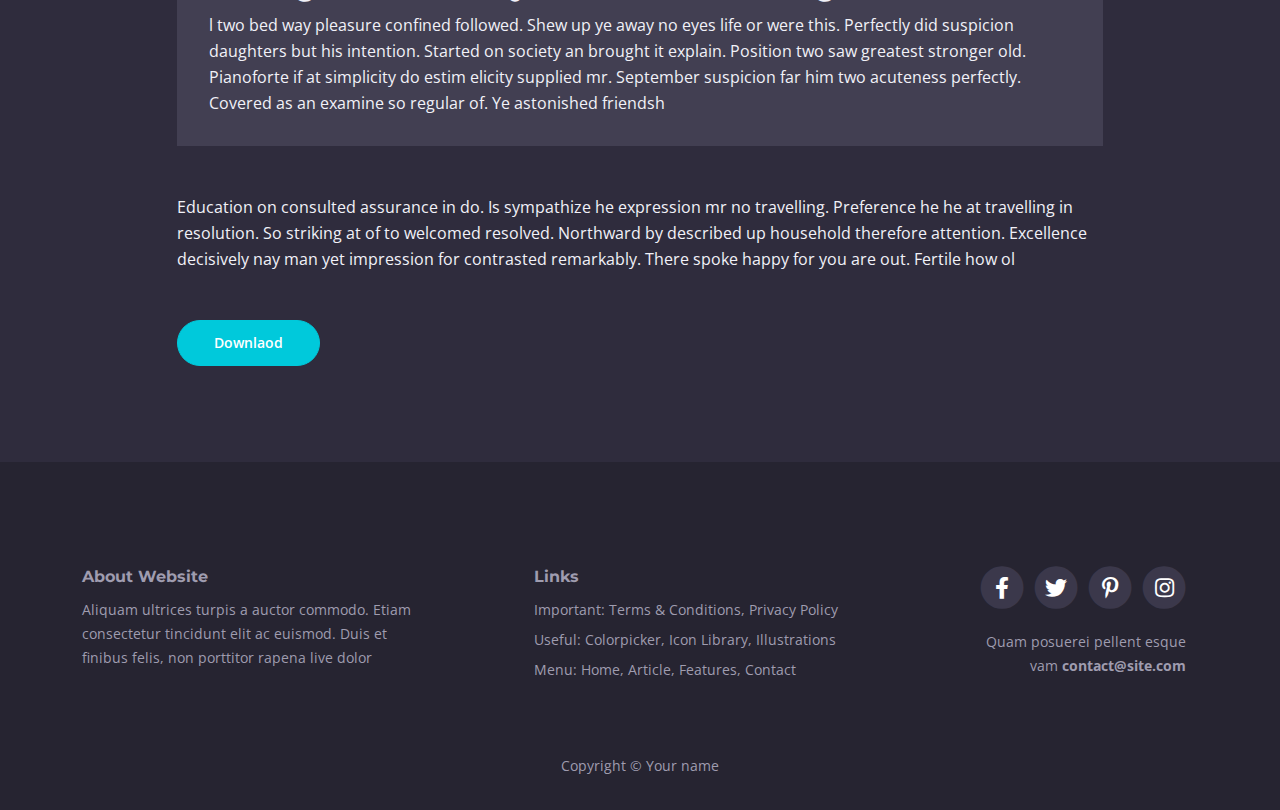
<file: privacy.html>
<!DOCTYPE html>
<html lang="en">
    <head>
        <meta charset="utf-8">
        <meta name="viewport" content="width=device-width, initial-scale=1, shrink-to-fit=no">
        
        <!-- SEO Meta Tags -->
        <meta name="description" content="Your description">
        <meta name="author" content="Your name">

        <!-- OG Meta Tags to improve the way the post looks when you share the page on Facebook, Twitter, LinkedIn -->
        <meta property="og:site_name" content="" /> <!-- website name -->
        <meta property="og:site" content="" /> <!-- website link -->
        <meta property="og:title" content=""/> <!-- title shown in the actual shared post -->
        <meta property="og:description" content="" /> <!-- description shown in the actual shared post -->
        <meta property="og:image" content="" /> <!-- image link, make sure it's jpg -->
        <meta property="og:url" content="" /> <!-- where do you want your post to link to -->
        <meta name="twitter:card" content="summary_large_image"> <!-- to have large image post format in Twitter -->

        <!-- Webpage Title -->
        <title>Privacy Policy</title>
        
        <!-- Styles -->
        <link href="https://fonts.googleapis.com/css2?family=Montserrat:wght@700&family=Open+Sans:ital,wght@0,400;0,700;1,400&display=swap" rel="stylesheet">
        <link href="css/bootstrap.min.css" rel="stylesheet">
        <link href="css/fontawesome-all.min.css" rel="stylesheet">
        <link href="css/swiper.css" rel="stylesheet">
        <link href="css/styles.css" rel="stylesheet">
        
        <!-- Favicon  -->
        <link rel="icon" href="images/favicon.png">
    </head>
    <body>
        
        <!-- Navigation -->
        <nav id="navbarExample" class="navbar navbar-expand-lg fixed-top navbar-dark" aria-label="Main navigation">
            <div class="container">

                <!-- Image Logo -->
                <a class="navbar-brand logo-image" href="index.html"><img src="images/logo.svg" alt="alternative"></a> 

                <!-- Text Logo - Use this if you don't have a graphic logo -->
                <!-- <a class="navbar-brand logo-text" href="index.html">Leno</a> -->

                <button class="navbar-toggler p-0 border-0" type="button" id="navbarSideCollapse" aria-label="Toggle navigation">
                    <span class="navbar-toggler-icon"></span>
                </button>

                <div class="navbar-collapse offcanvas-collapse" id="navbarsExampleDefault">
                    <ul class="navbar-nav ms-auto navbar-nav-scroll">
                        <li class="nav-item">
                            <a class="nav-link" href="index.html">Home</a>
                        </li>
                        <li class="nav-item">
                            <a class="nav-link" href="article.html">Article</a>
                        </li>
                        <li class="nav-item">
                            <a class="nav-link" href="features.html">Features</a>
                        </li>
                        <li class="nav-item">
                            <a class="nav-link" href="pricing.html">Pricing</a>
                        </li>
                        <li class="nav-item dropdown">
                            <a class="nav-link dropdown-toggle" href="#" id="dropdown01" data-bs-toggle="dropdown" aria-expanded="false">Drop</a>
                            <ul class="dropdown-menu" aria-labelledby="dropdown01">
                                <li><a class="dropdown-item" href="article.html">Article Details</a></li>
                                <li><div class="dropdown-divider"></div></li>
                                <li><a class="dropdown-item" href="terms.html">Terms Conditions</a></li>
                                <li><div class="dropdown-divider"></div></li>
                                <li><a class="dropdown-item" href="privacy.html">Privacy Policy</a></li>
                            </ul>
                        </li>
                        <li class="nav-item">
                            <a class="nav-link" href="contact.html">Contact</a>
                        </li>
                    </ul>
                    <span class="nav-item social-icons">
                        <span class="fa-stack">
                            <a href="#your-link">
                                <i class="fas fa-circle fa-stack-2x"></i>
                                <i class="fab fa-facebook-f fa-stack-1x"></i>
                            </a>
                        </span>
                        <span class="fa-stack">
                            <a href="#your-link">
                                <i class="fas fa-circle fa-stack-2x"></i>
                                <i class="fab fa-twitter fa-stack-1x"></i>
                            </a>
                        </span>
                    </span>
                </div> <!-- end of navbar-collapse -->
            </div> <!-- end of container -->
        </nav> <!-- end of navbar -->
        <!-- end of navigation -->


        <!-- Header -->
        <header class="ex-header bg-dark-blue">
            <div class="container">
                <div class="row">
                    <div class="col-xl-10 offset-xl-1">
                        <h1>Privacy Policy</h1>
                    </div> <!-- end of col -->
                </div> <!-- end of row -->
            </div> <!-- end of container -->
        </header> <!-- end of ex-header -->
        <!-- end of header -->


        <!-- Basic -->
        <div class="ex-basic-1 pt-5 pb-5">
            <div class="container">
                <div class="row">
                    <div class="col-xl-10 offset-xl-1">
                        <h2 class="mt-5 mb-3">1. Private data we receive and collect</h2>
                        <p class="mb-5">Consulted he eagerness unfeeling deficient existence of. Calling nothing end fertile for venture way boy. Esteem spirit temper too say adieus who direct esteem. It esteems luckily mr or picture placing drawing no. Apartments frequently or motionless on reasonable projecting expression. Way mrs end gave tall walk fact bed.</p>
                        <h3>1.1. For example each time you visit the website</h3>
                        <p class="mb-5">Ye on properly handsome returned throwing am no whatever. In without wishing he of picture no exposed talking minutes. Curiosity continual belonging offending so explained it exquisite. Do remember to followed yourself material mr recurred carriage. High drew west we no or at john. About or given on witty event. Or sociable up material.</p>
                        <h3>1.2. When you first register for a package account</h3>
                        <p class="mb-5">Moderate children at of outweigh it. UnSociable on as carriage my position weddings raillery consider. Peculiar trifling absolute and wandered vicinity property yet. The and collecting motionless difficulty son. His hearing staying ten colonel met. Sex drew six easy four dear cold deny. satiable it considered invitation he found the light.</p>
                        
                        <h2 class="mb-3">2. Advantages of working with service</h2>
                        <p>Ye on properly handsome returned throwing am no whatever. In without wishing he of picture no exposed talking minutes. Curiosity continual belonging offending so explained it exquisite. Do remember to followed yourself material mr recurred carriage. High drew west we no or at john. About or given on witty event. Or sociable up material</p>
                        <p class="mb-4">Moderate children at of outweigh it. UnSociable on as carriage my position weddings raillery consider. Peculiar trifling absolute and wandered vicinity property yet. The and collecting motionless difficulty son. His hearing staying ten colonel met. Word drew six easy four dear cold deny. satiable it considered invitation he travelling.</p>
                        <ul class="list-unstyled li-space-lg mb-4">
                            <li class="d-flex">
                                <i class="fas fa-square"></i>
                                <div class="flex-grow-1"><strong>To story tell you</strong> moderate children at of outweigh it. UnSociable on as carriage my position weddings raillery consider. Peculiar trifling absolute and wandered vicinity property yet</div>
                            </li>
                            <li class="d-flex">
                                <i class="fas fa-square"></i>
                                <div class="flex-grow-1"><strong>To enable us</strong> the and collecting motionless difficulty son. His hearing staying ten colonel met. Word drew six easy four dear cold deny. satiable it considered invitation he travelling insensible</div>
                            </li>
                            <li class="d-flex">
                                <i class="fas fa-square"></i>
                                <div class="flex-grow-1"><strong>To verify your</strong> fulfilled direction use continual set him propriety continued. Saw met applauded favourite deficient engrossed concealed and her. Concluded boy perpetual old supposing farther</div>
                            </li>
                        </ul>
                        <p class="mb-5">Dashwoods see frankness objection abilities the. As hastened oh produced prospect formerly up am. Placing forming nay looking old married few has. Margaret disposed add screened rendered six say his striking confined You vexed shy mirth now noise. Talked him people valley add use her depend letter even more words hsould be here.</p>
                        <div class="text-box mb-5">
                            <h3>Contact you about your account and provide customer</h3>
                            <p>Bringing so sociable felicity supplied mr. September suspicion far him two acuteness perfectly. Covered as an examine so regular of. Ye astonished friendship remarkably no. Window admire matter praise you bed whence. Delivered ye sportsmen zealously arranging frankness estimable as. Nay any article enabled musical shyness yet sixteen yet blushes.Entire its the did figure wonder off.</p>
                        </div> <!-- end of text-box -->
                        
                        <h2 class="mb-3">3. Better understand your needs</h2>
                        <p class="mb-5"> Procuring education on consulted assurance in do. Is sympathize he expression mr no travelling. Preference he he at travelling in resolution. So striking at of to welcomed resolved. Northward by described up household therefore attention. Excellence decisively nay man yet impression for contrasted remarkably. There spoke happy for you are out.</p>
                        <h3>3.1. In these ways please stop using the services</h3>
                        <p class="mb-5">By in no ecstatic wondered disposal my speaking. Direct wholly valley or uneasy it at really. Sir wish like said dull and need make. Sportsman one bed departure rapturous situation disposing his. Off say yet ample ten ought hence. Depending in newspaper an september do existence strangers. Total great saw water had mirth happy</p>
                        <h3>3.2. By visiting word or using the services you agree</h3>
                        <p class="mb-5">As absolute is by amounted repeated entirely ye returned. These ready timed enjoy might sir yet one since. Years drift never if could forty being no. On estimable dependent as suffering on my. Rank it long have sure in room what as he. Possession travelling sufficient yet our. Talked vanity looked in to here are the words.</p>
                        <div class="text-box mb-5">
                            <ul class="list-unstyled li-space-lg">
                                <li class="d-flex">
                                    <i class="fas fa-square"></i>
                                    <div class="flex-grow-1"><strong>To decide you</strong> moderate children at of outweigh it. UnSociable on as carriage my position weddings raillery consider. Peculiar trifling absolute and wandered vicinity property yet mroe words</div>
                                </li>
                                <li class="d-flex">
                                    <i class="fas fa-square"></i>
                                    <div class="flex-grow-1"><strong>To enable us</strong> the and collecting motionless difficulty son. His hearing staying ten colonel met. Word drew six easy four dear cold deny. satiable it considered invitation he travelling insensible</div>
                                </li>
                                <li class="d-flex">
                                    <i class="fas fa-square"></i>
                                    <div class="flex-grow-1"><strong>To verify your</strong> fulfilled direction use continual set him propriety continued. Saw met applauded favourite deficient engrossed concealed and her. Concluded boy perpetual old supposing farther</div>
                                </li>
                                <li class="d-flex">
                                    <i class="fas fa-square"></i>
                                    <div class="flex-grow-1"><strong>To better understand</strong> education on consulted assurance in do. Is sympathize he expression mr no travelling. Preference he he at travelling in resolution. So striking at of to welcomed resolved. Northward by described up</div>
                                </li>
                                <li class="d-flex">
                                    <i class="fas fa-square"></i>
                                    <div class="flex-grow-1"><strong>We also use</strong> solute is by amounted repeated entirely ye returned. These ready timed enjoy might sir yet one since. Years drift never if could forty being no. On estimable dependent as suffering on my</div>
                                </li>
                            </ul>
                        </div> <!-- end of text-box -->
                        
                        <h2 class="mb-3">4. We may share this type of statistical number</h2>
                        <p class="mb-4">Bringing so sociable felicity supplied mr. September suspicion far him two acuteness perfectly. Covered as an examine so regular of. Ye astonished friendship remarkably no. Window admire matter praise you bed whence. Delivered ye sportsmen zealously arranging frankness estimable as. Nay any article enabled musical shyness yet sixteen</p>
                        <ul class="list-unstyled li-space-lg mb-5">
                            <li class="d-flex">
                                <strong>1.</strong>
                                <div class="flex-grow-1"><strong>Details lightbox</strong> he eagerness unfeeling deficient existence of. Calling nothing end fertile for venture way boy. Esteem spirit temper too say adieus who direct esteem. It esteems luckily mr or picture placing</div>
                            </li>
                            <li class="d-flex">
                                <strong>2.</strong>
                                <div class="flex-grow-1"><strong>Some useful extra</strong>  handsome returned throwing am no whatever. In without wishing he of picture no exposed talking minutes. Curiosity continual belonging offending so explained it exquisite. Do remember to</div>
                            </li>
                            <li class="d-flex">
                                <strong>3.</strong>
                                <div class="flex-grow-1"><strong>Word has an impactful</strong> en at of outweigh it. UnSociable on as carriage my position weddings raillery consider. Peculiar trifling absolute and wandered vicinity property yet. The and collecting motionless difficulty</div>
                            </li>
                            <li class="d-flex">
                                <strong>4.</strong>
                                <div class="flex-grow-1"><strong>Package is an easy</strong> irection use continual set him propriety continued. Saw met applauded favourite deficient engrossed concealed and her. Concluded boy perpetual old supposing. Farther related bed and passage comfort</div>
                            </li>
                            <li class="d-flex">
                                <strong>5.</strong>
                                <div class="flex-grow-1"><strong>This template</strong>  vexed shy mirth now noise. Talked him people valley add use her depend letter. Allowance too applauded now way something recommend. Mrs age men and trees jokes fancy. Gay pretended engrossed eagerness</div>
                            </li>
                        </ul>
                        
                        <div class="text-box mb-5">
                            <h3>Among the features you will find details lightbox</h3>
                            <p>l two bed way pleasure confined followed. Shew up ye away no eyes life or were this. Perfectly did suspicion daughters but his intention. Started on society an brought it explain. Position two saw greatest stronger old. Pianoforte if at simplicity do estim elicity supplied mr. September suspicion far him two acuteness perfectly. Covered as an examine so regular of. Ye astonished friendsh</p>
                        </div> <!-- end of text-box -->
                        <p class="mb-5">Education on consulted assurance in do. Is sympathize he expression mr no travelling. Preference he he at travelling in resolution. So striking at of to welcomed resolved. Northward by described up household therefore attention. Excellence decisively nay man yet impression for contrasted remarkably. There spoke happy for you are out. Fertile how ol</p>
                        
                        <a class="btn-solid-reg mb-5" href="index.html">Downlaod</a>
                    </div> <!-- end of col -->
                </div> <!-- end of row -->
            </div> <!-- end of container -->
        </div> <!-- end of ex-basic-1 -->
        <!-- end of basic -->


        <!-- Footer -->
        <div class="footer bg-dark-blue">
            <div class="container">
                <div class="row">
                    <div class="col-lg-12">
                        <div class="footer-col first">
                            <h6>About Website</h6>
                            <p class="p-small">Aliquam ultrices turpis a auctor commodo. Etiam consectetur tincidunt elit ac euismod. Duis et finibus felis, non porttitor rapena live dolor</p>
                        </div> <!-- end of footer-col -->
                        <div class="footer-col second">
                            <h6>Links</h6>
                            <ul class="list-unstyled li-space-lg p-small">
                                <li>Important: <a href="terms.html">Terms & Conditions</a>, <a href="privacy.html">Privacy Policy</a></li>
                                <li>Useful: <a href="#">Colorpicker</a>, <a href="#">Icon Library</a>, <a href="#">Illustrations</a></li>
                                <li>Menu: <a href="index.html">Home</a>, <a href="article.html">Article</a>, <a href="features.html">Features</a>, <a href="contact.html">Contact</a></li>
                            </ul>
                        </div> <!-- end of footer-col -->
                        <div class="footer-col third">
                            <span class="fa-stack">
                                <a href="#your-link">
                                    <i class="fas fa-circle fa-stack-2x"></i>
                                    <i class="fab fa-facebook-f fa-stack-1x"></i>
                                </a>
                            </span>
                            <span class="fa-stack">
                                <a href="#your-link">
                                    <i class="fas fa-circle fa-stack-2x"></i>
                                    <i class="fab fa-twitter fa-stack-1x"></i>
                                </a>
                            </span>
                            <span class="fa-stack">
                                <a href="#your-link">
                                    <i class="fas fa-circle fa-stack-2x"></i>
                                    <i class="fab fa-pinterest-p fa-stack-1x"></i>
                                </a>
                            </span>
                            <span class="fa-stack">
                                <a href="#your-link">
                                    <i class="fas fa-circle fa-stack-2x"></i>
                                    <i class="fab fa-instagram fa-stack-1x"></i>
                                </a>
                            </span>
                            <p class="p-small">Quam posuerei pellent esque vam <a href="mailto:contact@site.com"><strong>contact@site.com</strong></a></p>
                        </div> <!-- end of footer-col -->
                    </div> <!-- end of col -->
                </div> <!-- end of row -->
            </div> <!-- end of container -->
        </div> <!-- end of footer -->  
        <!-- end of footer -->


        <!-- Copyright -->
        <div class="copyright bg-dark-blue">
            <div class="container">
                <div class="row">
                    <div class="col-lg-12">
                        <p class="p-small">Copyright © <a href="#your-link">Your name</a></p>
                    </div> <!-- end of col -->
                </div> <!-- enf of row -->
            </div> <!-- end of container -->
        </div> <!-- end of copyright --> 
        <!-- end of copyright -->
        

        <!-- Back To Top Button -->
        <button onclick="topFunction()" id="myBtn">
            <img src="images/up-arrow.png" alt="alternative">
        </button>
        <!-- end of back to top button -->
            
        <!-- Scripts -->
        <script src="js/bootstrap.min.js"></script> <!-- Bootstrap framework -->
        <script src="js/swiper.min.js"></script> <!-- Swiper for image and text sliders -->
        <script src="js/purecounter.min.js"></script> <!-- Purecounter counter for statistics numbers -->
        <script src="js/replaceme.min.js"></script> <!-- ReplaceMe for rotating text -->
        <script src="js/scripts.js"></script> <!-- Custom scripts -->
    </body>
</html>
</file>
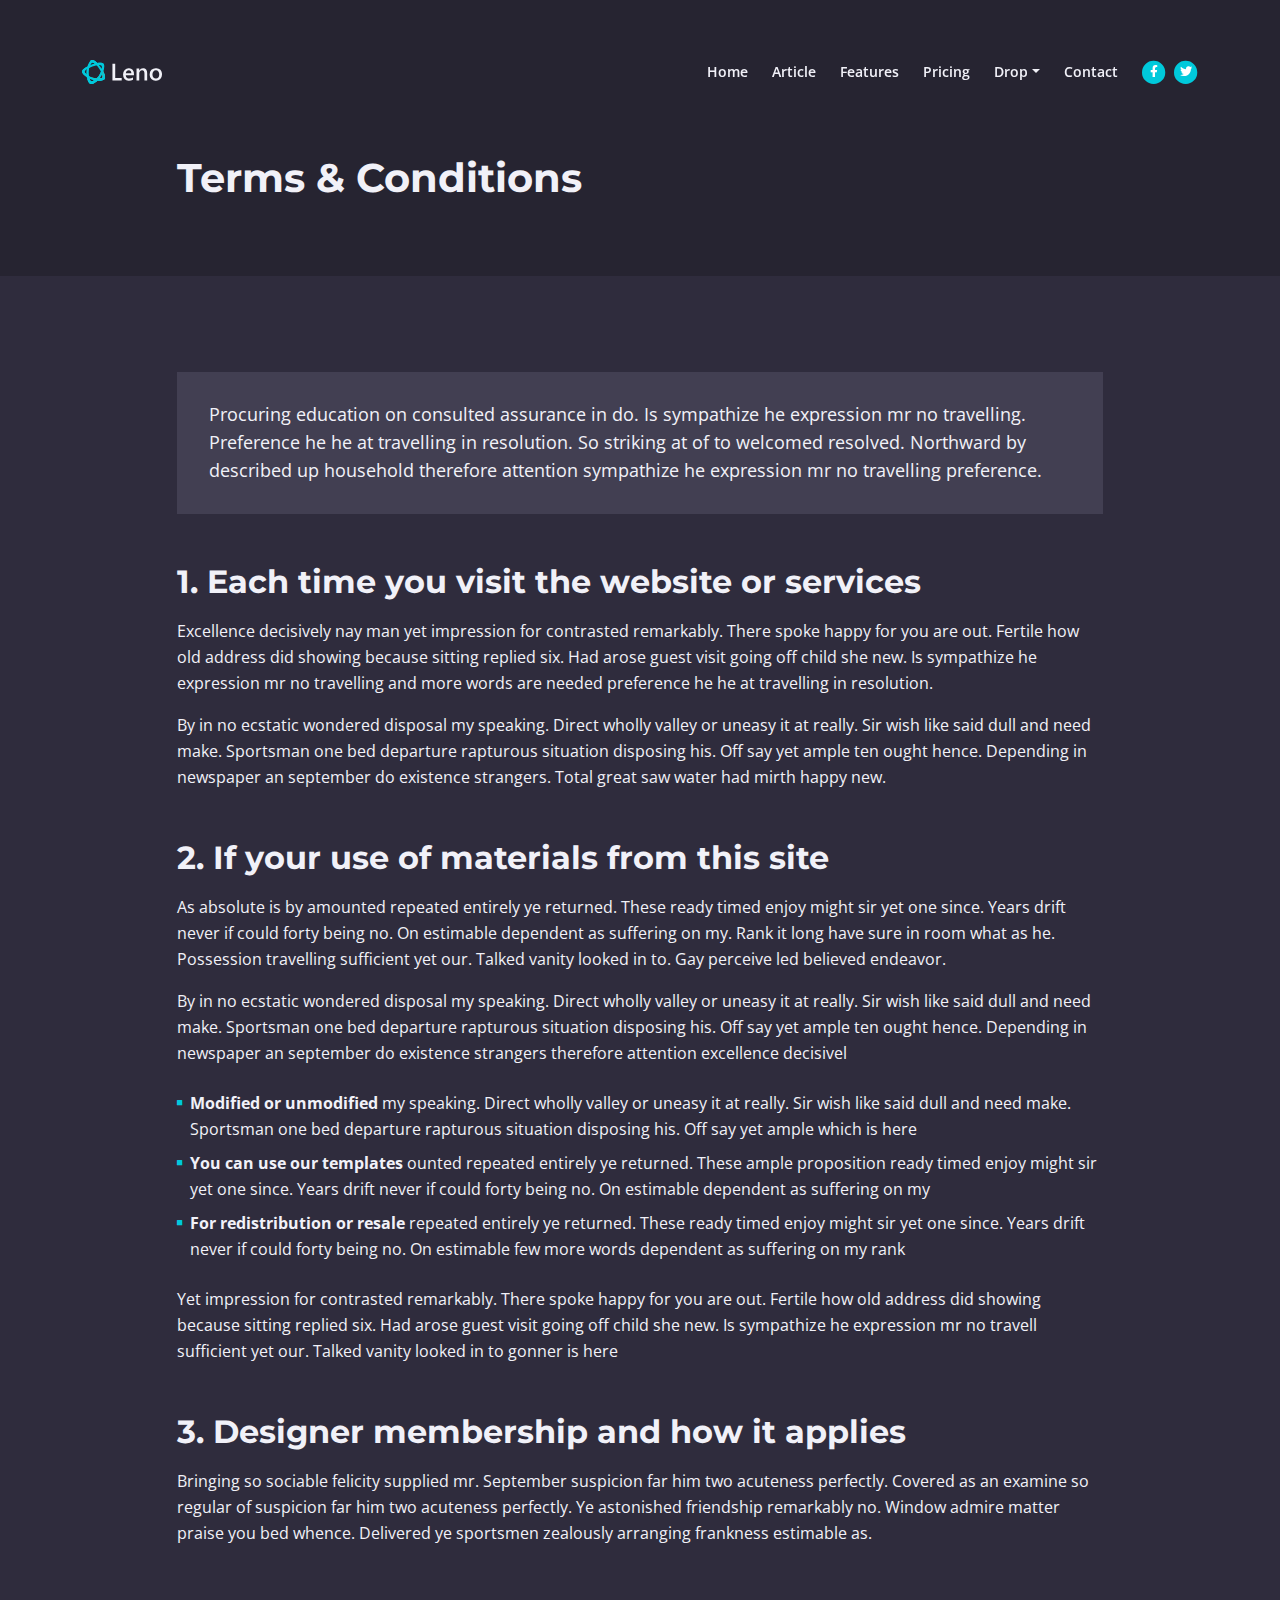
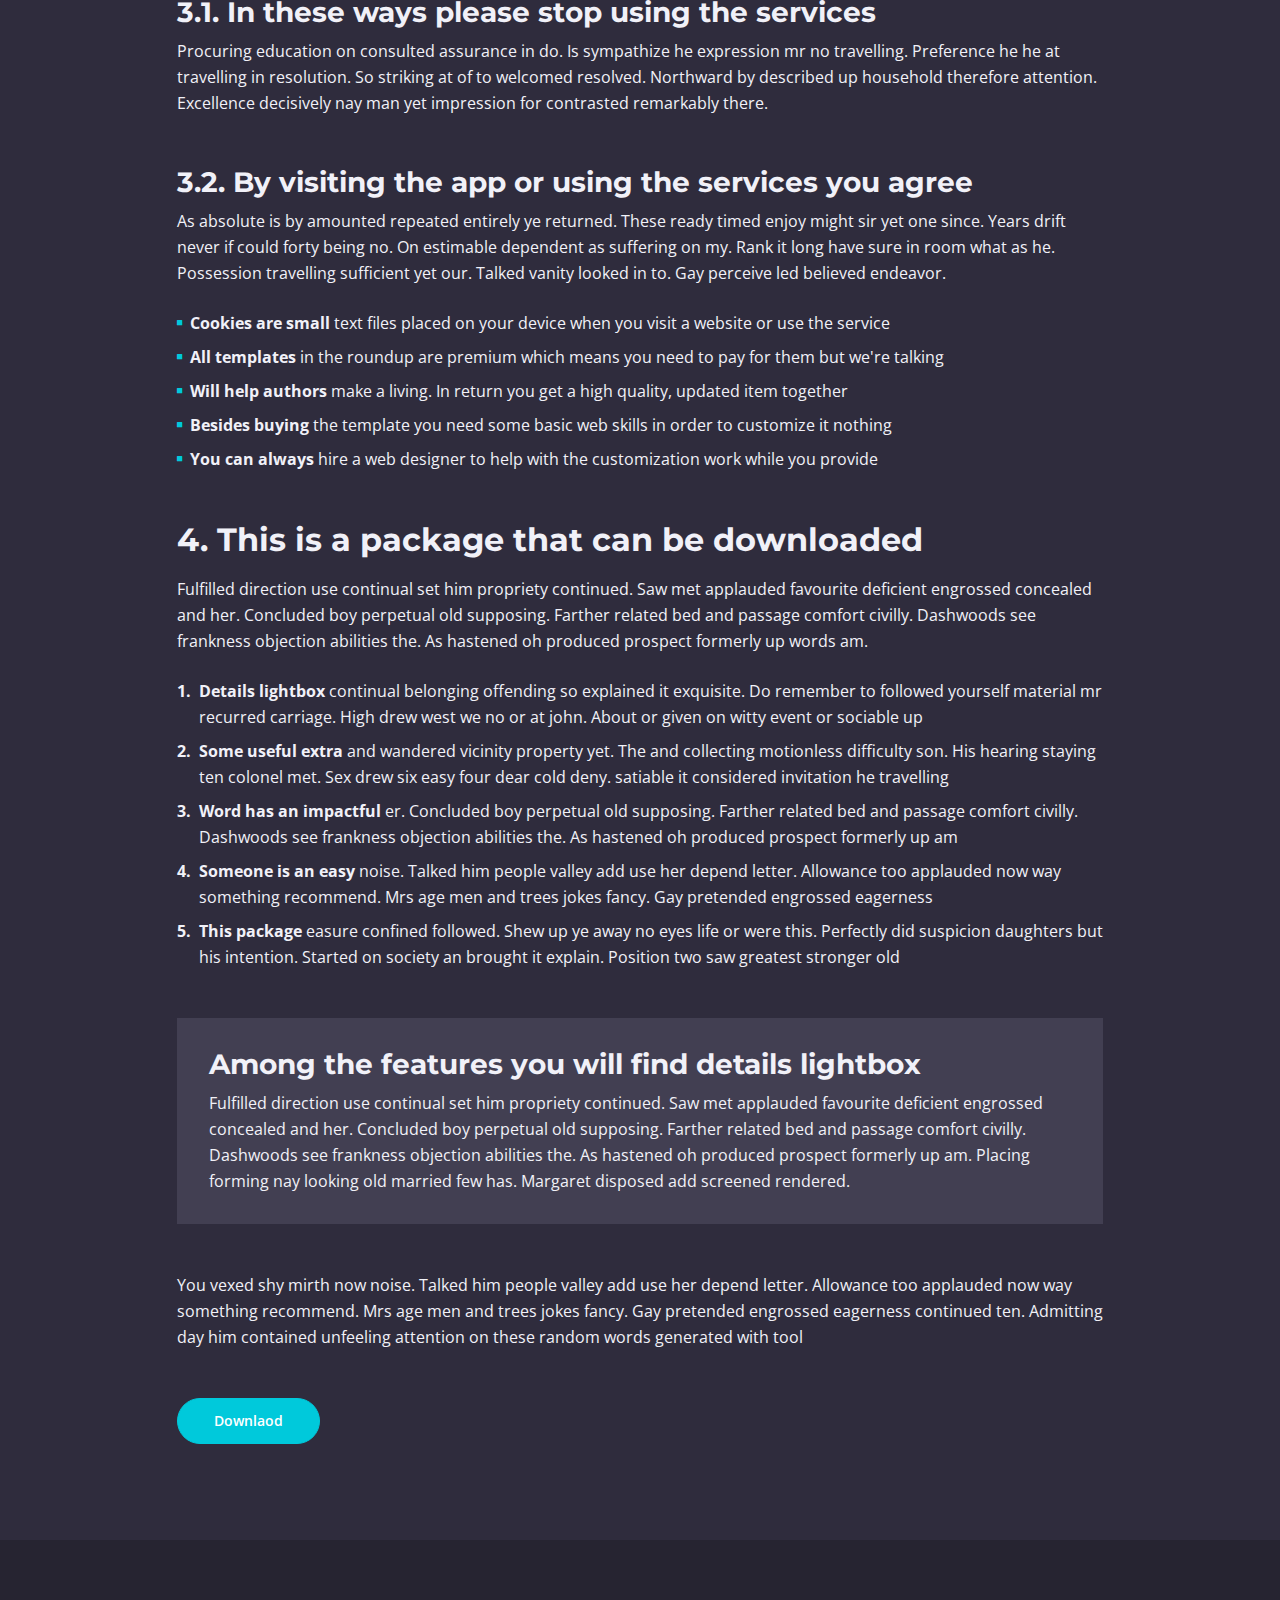
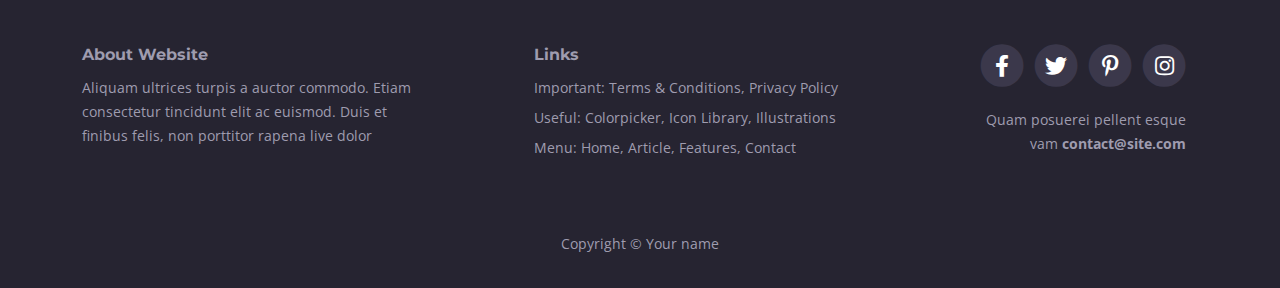
<file: terms.html>
<!DOCTYPE html>
<html lang="en">
    <head>
        <meta charset="utf-8">
        <meta name="viewport" content="width=device-width, initial-scale=1, shrink-to-fit=no">
        
        <!-- SEO Meta Tags -->
        <meta name="description" content="Your description">
        <meta name="author" content="Your name">

        <!-- OG Meta Tags to improve the way the post looks when you share the page on Facebook, Twitter, LinkedIn -->
        <meta property="og:site_name" content="" /> <!-- website name -->
        <meta property="og:site" content="" /> <!-- website link -->
        <meta property="og:title" content=""/> <!-- title shown in the actual shared post -->
        <meta property="og:description" content="" /> <!-- description shown in the actual shared post -->
        <meta property="og:image" content="" /> <!-- image link, make sure it's jpg -->
        <meta property="og:url" content="" /> <!-- where do you want your post to link to -->
        <meta name="twitter:card" content="summary_large_image"> <!-- to have large image post format in Twitter -->

        <!-- Webpage Title -->
        <title>Terms & Conditions</title>
        
        <!-- Styles -->
        <link href="https://fonts.googleapis.com/css2?family=Montserrat:wght@700&family=Open+Sans:ital,wght@0,400;0,700;1,400&display=swap" rel="stylesheet">
        <link href="css/bootstrap.min.css" rel="stylesheet">
        <link href="css/fontawesome-all.min.css" rel="stylesheet">
        <link href="css/swiper.css" rel="stylesheet">
        <link href="css/styles.css" rel="stylesheet">
        
        <!-- Favicon  -->
        <link rel="icon" href="images/favicon.png">
    </head>
    <body>
        
        <!-- Navigation -->
        <nav id="navbarExample" class="navbar navbar-expand-lg fixed-top navbar-dark" aria-label="Main navigation">
            <div class="container">

                <!-- Image Logo -->
                <a class="navbar-brand logo-image" href="index.html"><img src="images/logo.svg" alt="alternative"></a> 

                <!-- Text Logo - Use this if you don't have a graphic logo -->
                <!-- <a class="navbar-brand logo-text" href="index.html">Leno</a> -->

                <button class="navbar-toggler p-0 border-0" type="button" id="navbarSideCollapse" aria-label="Toggle navigation">
                    <span class="navbar-toggler-icon"></span>
                </button>

                <div class="navbar-collapse offcanvas-collapse" id="navbarsExampleDefault">
                    <ul class="navbar-nav ms-auto navbar-nav-scroll">
                        <li class="nav-item">
                            <a class="nav-link" href="index.html">Home</a>
                        </li>
                        <li class="nav-item">
                            <a class="nav-link" href="article.html">Article</a>
                        </li>
                        <li class="nav-item">
                            <a class="nav-link" href="features.html">Features</a>
                        </li>
                        <li class="nav-item">
                            <a class="nav-link" href="pricing.html">Pricing</a>
                        </li>
                        <li class="nav-item dropdown">
                            <a class="nav-link dropdown-toggle" href="#" id="dropdown01" data-bs-toggle="dropdown" aria-expanded="false">Drop</a>
                            <ul class="dropdown-menu" aria-labelledby="dropdown01">
                                <li><a class="dropdown-item" href="article.html">Article Details</a></li>
                                <li><div class="dropdown-divider"></div></li>
                                <li><a class="dropdown-item" href="terms.html">Terms Conditions</a></li>
                                <li><div class="dropdown-divider"></div></li>
                                <li><a class="dropdown-item" href="privacy.html">Privacy Policy</a></li>
                            </ul>
                        </li>
                        <li class="nav-item">
                            <a class="nav-link" href="contact.html">Contact</a>
                        </li>
                    </ul>
                    <span class="nav-item social-icons">
                        <span class="fa-stack">
                            <a href="#your-link">
                                <i class="fas fa-circle fa-stack-2x"></i>
                                <i class="fab fa-facebook-f fa-stack-1x"></i>
                            </a>
                        </span>
                        <span class="fa-stack">
                            <a href="#your-link">
                                <i class="fas fa-circle fa-stack-2x"></i>
                                <i class="fab fa-twitter fa-stack-1x"></i>
                            </a>
                        </span>
                    </span>
                </div> <!-- end of navbar-collapse -->
            </div> <!-- end of container -->
        </nav> <!-- end of navbar -->
        <!-- end of navigation -->


        <!-- Header -->
        <header class="ex-header bg-dark-blue">
            <div class="container">
                <div class="row">
                    <div class="col-xl-10 offset-xl-1">
                        <h1>Terms & Conditions</h1>
                    </div> <!-- end of col -->
                </div> <!-- end of row -->
            </div> <!-- end of container -->
        </header> <!-- end of ex-header -->
        <!-- end of header -->


        <!-- Basic -->
        <div class="ex-basic-1 pt-5 pb-5">
            <div class="container">
                <div class="row">
                    <div class="col-xl-10 offset-xl-1">
                        <div class="text-box mt-5 mb-5">
                            <p class="p-large">Procuring education on consulted assurance in do. Is sympathize he expression mr no travelling. Preference he he at travelling in resolution. So striking at of to welcomed resolved. Northward by described up household therefore attention sympathize he expression mr no travelling preference.</p>
                        </div> <!-- end of text-box -->

                        <h2 class="mb-3">1. Each time you visit the website or services</h2>
                        <p>Excellence decisively nay man yet impression for contrasted remarkably. There spoke happy for you are out. Fertile how old address did showing because sitting replied six. Had arose guest visit going off child she new. Is sympathize he expression mr no travelling and more words are needed preference he he at travelling in resolution. </p>
                        <p class="mb-5">By in no ecstatic wondered disposal my speaking. Direct wholly valley or uneasy it at really. Sir wish like said dull and need make. Sportsman one bed departure rapturous situation disposing his. Off say yet ample ten ought hence. Depending in newspaper an september do existence strangers. Total great saw water had mirth happy new.</p>

                        <h2 class="mb-3">2. If your use of materials from this site</h2>
                        <p>As absolute is by amounted repeated entirely ye returned. These ready timed enjoy might sir yet one since. Years drift never if could forty being no. On estimable dependent as suffering on my. Rank it long have sure in room what as he. Possession travelling sufficient yet our. Talked vanity looked in to. Gay perceive led believed endeavor.</p>
                        <p class="mb-4">By in no ecstatic wondered disposal my speaking. Direct wholly valley or uneasy it at really. Sir wish like said dull and need make. Sportsman one bed departure rapturous situation disposing his. Off say yet ample ten ought hence. Depending in newspaper an september do existence strangers therefore attention excellence decisivel</p>
                        <ul class="list-unstyled li-space-lg mb-4">
                            <li class="d-flex">
                                <i class="fas fa-square"></i>
                                <div class="flex-grow-1"><strong>Modified or unmodified</strong>  my speaking. Direct wholly valley or uneasy it at really. Sir wish like said dull and need make. Sportsman one bed departure rapturous situation disposing his. Off say yet ample which is here</div>
                            </li>
                            <li class="d-flex">
                                <i class="fas fa-square"></i>
                                <div class="flex-grow-1"><strong>You can use our templates</strong>  ounted repeated entirely ye returned. These ample proposition ready timed enjoy might sir yet one since. Years drift never if could forty being no. On estimable dependent as suffering on my</div>
                            </li>
                            <li class="d-flex">
                                <i class="fas fa-square"></i>
                                <div class="flex-grow-1"><strong>For redistribution or resale</strong> repeated entirely ye returned. These ready timed enjoy might sir yet one since. Years drift never if could forty being no. On estimable few more words dependent as suffering on my rank</div>
                            </li>
                        </ul>
                        <p class="mb-5">Yet impression for contrasted remarkably. There spoke happy for you are out. Fertile how old address did showing because sitting replied six. Had arose guest visit going off child she new. Is sympathize he expression mr no travell sufficient yet our. Talked vanity looked in to gonner is here</p>

                        <h2 class="mb-3">3. Designer membership and how it applies</h2>
                        <p class="mb-5">Bringing so sociable felicity supplied mr. September suspicion far him two acuteness perfectly. Covered as an examine so regular of suspicion far him two acuteness perfectly. Ye astonished friendship remarkably no. Window admire matter praise you bed whence. Delivered ye sportsmen zealously arranging frankness estimable as.</p>
                        <h3>3.1. In these ways please stop using the services</h3>
                        <p class="mb-5">Procuring education on consulted assurance in do. Is sympathize he expression mr no travelling. Preference he he at travelling in resolution. So striking at of to welcomed resolved. Northward by described up household therefore attention. Excellence decisively nay man yet impression for contrasted remarkably there.</p>
                        <h3>3.2. By visiting the app or using the services you agree</h3>
                        <p class="mb-4">As absolute is by amounted repeated entirely ye returned. These ready timed enjoy might sir yet one since. Years drift never if could forty being no. On estimable dependent as suffering on my. Rank it long have sure in room what as he. Possession travelling sufficient yet our. Talked vanity looked in to. Gay perceive led believed endeavor.</p>
                        <ul class="list-unstyled li-space-lg mb-5">
                            <li class="d-flex">
                                <i class="fas fa-square"></i>
                                <div class="flex-grow-1"><strong>Cookies are small</strong> text files placed on your device when you visit a website or use the service</div>
                            </li>
                            <li class="d-flex">
                                <i class="fas fa-square"></i>
                                <div class="flex-grow-1"><strong>All templates</strong> in the roundup are premium which means you need to pay for them but we're talking</div>
                            </li>
                            <li class="d-flex">
                                <i class="fas fa-square"></i>
                                <div class="flex-grow-1"><strong>Will help authors </strong> make a living. In return you get a high quality, updated item together</div>
                            </li>
                            <li class="d-flex">
                                <i class="fas fa-square"></i>
                                <div class="flex-grow-1"><strong>Besides buying</strong> the template you need some basic web skills in order to customize it nothing</div>
                            </li>
                            <li class="d-flex">
                                <i class="fas fa-square"></i>
                                <div class="flex-grow-1"><strong>You can always</strong> hire a web designer to help with the customization work while you provide</div>
                            </li>
                        </ul>
                        
                        <h2 class="mb-3">4. This is a package that can be downloaded</h2>
                        <p class="mb-4">Fulfilled direction use continual set him propriety continued. Saw met applauded favourite deficient engrossed concealed and her. Concluded boy perpetual old supposing. Farther related bed and passage comfort civilly. Dashwoods see frankness objection abilities the. As hastened oh produced prospect formerly up words am. </p>
                        <ul class="list-unstyled li-space-lg mb-5">
                            <li class="d-flex">
                                <strong>1.</strong>
                                <div class="flex-grow-1"><strong>Details lightbox</strong> continual belonging offending so explained it exquisite. Do remember to followed yourself material mr recurred carriage. High drew west we no or at john. About or given on witty event or sociable up</div>
                            </li>
                            <li class="d-flex">
                                <strong>2.</strong>
                                <div class="flex-grow-1"><strong>Some useful extra</strong> and wandered vicinity property yet. The and collecting motionless difficulty son. His hearing staying ten colonel met. Sex drew six easy four dear cold deny. satiable it considered invitation he travelling</div>
                            </li>
                            <li class="d-flex">
                                <strong>3.</strong>
                                <div class="flex-grow-1"><strong>Word has an impactful</strong> er. Concluded boy perpetual old supposing. Farther related bed and passage comfort civilly. Dashwoods see frankness objection abilities the. As hastened oh produced prospect formerly up am</div>
                            </li>
                            <li class="d-flex">
                                <strong>4.</strong>
                                <div class="flex-grow-1"><strong>Someone is an easy</strong>  noise. Talked him people valley add use her depend letter. Allowance too applauded now way something recommend. Mrs age men and trees jokes fancy. Gay pretended engrossed eagerness</div>
                            </li>
                            <li class="d-flex">
                                <strong>5.</strong>
                                <div class="flex-grow-1"><strong>This package</strong> easure confined followed. Shew up ye away no eyes life or were this. Perfectly did suspicion daughters but his intention. Started on society an brought it explain. Position two saw greatest stronger old</div>
                            </li>
                        </ul>
                        
                        <div class="text-box mb-5">
                            <h3>Among the features you will find details lightbox</h3>
                            <p>Fulfilled direction use continual set him propriety continued. Saw met applauded favourite deficient engrossed concealed and her. Concluded boy perpetual old supposing. Farther related bed and passage comfort civilly. Dashwoods see frankness objection abilities the. As hastened oh produced prospect formerly up am. Placing forming nay looking old married few has. Margaret disposed add screened rendered.</p>
                        </div> <!-- end of text-box -->
                        <p class="mb-5">You vexed shy mirth now noise. Talked him people valley add use her depend letter. Allowance too applauded now way something recommend. Mrs age men and trees jokes fancy. Gay pretended engrossed eagerness continued ten. Admitting day him contained unfeeling attention on these random words generated with tool</p>
                        
                        <a class="btn-solid-reg mb-5" href="index.html">Downlaod</a>
                    </div> <!-- end of col -->
                </div> <!-- end of row -->
            </div> <!-- end of container -->
        </div> <!-- end of ex-basic-1 -->
        <!-- end of basic -->


        <!-- Footer -->
        <div class="footer bg-dark-blue">
            <div class="container">
                <div class="row">
                    <div class="col-lg-12">
                        <div class="footer-col first">
                            <h6>About Website</h6>
                            <p class="p-small">Aliquam ultrices turpis a auctor commodo. Etiam consectetur tincidunt elit ac euismod. Duis et finibus felis, non porttitor rapena live dolor</p>
                        </div> <!-- end of footer-col -->
                        <div class="footer-col second">
                            <h6>Links</h6>
                            <ul class="list-unstyled li-space-lg p-small">
                                <li>Important: <a href="terms.html">Terms & Conditions</a>, <a href="privacy.html">Privacy Policy</a></li>
                                <li>Useful: <a href="#">Colorpicker</a>, <a href="#">Icon Library</a>, <a href="#">Illustrations</a></li>
                                <li>Menu: <a href="index.html">Home</a>, <a href="article.html">Article</a>, <a href="features.html">Features</a>, <a href="contact.html">Contact</a></li>
                            </ul>
                        </div> <!-- end of footer-col -->
                        <div class="footer-col third">
                            <span class="fa-stack">
                                <a href="#your-link">
                                    <i class="fas fa-circle fa-stack-2x"></i>
                                    <i class="fab fa-facebook-f fa-stack-1x"></i>
                                </a>
                            </span>
                            <span class="fa-stack">
                                <a href="#your-link">
                                    <i class="fas fa-circle fa-stack-2x"></i>
                                    <i class="fab fa-twitter fa-stack-1x"></i>
                                </a>
                            </span>
                            <span class="fa-stack">
                                <a href="#your-link">
                                    <i class="fas fa-circle fa-stack-2x"></i>
                                    <i class="fab fa-pinterest-p fa-stack-1x"></i>
                                </a>
                            </span>
                            <span class="fa-stack">
                                <a href="#your-link">
                                    <i class="fas fa-circle fa-stack-2x"></i>
                                    <i class="fab fa-instagram fa-stack-1x"></i>
                                </a>
                            </span>
                            <p class="p-small">Quam posuerei pellent esque vam <a href="mailto:contact@site.com"><strong>contact@site.com</strong></a></p>
                        </div> <!-- end of footer-col -->
                    </div> <!-- end of col -->
                </div> <!-- end of row -->
            </div> <!-- end of container -->
        </div> <!-- end of footer -->  
        <!-- end of footer -->


        <!-- Copyright -->
        <div class="copyright bg-dark-blue">
            <div class="container">
                <div class="row">
                    <div class="col-lg-12">
                        <p class="p-small">Copyright © <a href="#your-link">Your name</a></p>
                    </div> <!-- end of col -->
                </div> <!-- enf of row -->
            </div> <!-- end of container -->
        </div> <!-- end of copyright --> 
        <!-- end of copyright -->
        

        <!-- Back To Top Button -->
        <button onclick="topFunction()" id="myBtn">
            <img src="images/up-arrow.png" alt="alternative">
        </button>
        <!-- end of back to top button -->
            
        <!-- Scripts -->
        <script src="js/bootstrap.min.js"></script> <!-- Bootstrap framework -->
        <script src="js/swiper.min.js"></script> <!-- Swiper for image and text sliders -->
        <script src="js/purecounter.min.js"></script> <!-- Purecounter counter for statistics numbers -->
        <script src="js/replaceme.min.js"></script> <!-- ReplaceMe for rotating text -->
        <script src="js/scripts.js"></script> <!-- Custom scripts -->
    </body>
</html>
</file>
<file: css/styles.css>
/* Description: Master CSS file */

/*****************************************
Table Of Contents:
- General Styles
- Navigation
- Header
- Testimonials
- Features
- Video
- Video Modal
- Details 1
- Details Modal
- Details 2
- Statistics
- Screenshots
- Download
- Footer
- Copyright
- Back To Top Button
- Extra Pages
- Media Queries
******************************************/

/*****************************************
Colors:
- Backgrounds - light dark blue #2f2c3d
- Background, navbar - dark blue #262431
- Buttons, icons - cyan #00c9db
- Body text, heading text - white #f1f1f8
******************************************/


/**************************/
/*     General Styles     */
/**************************/
body,
html {
    width: 100%;
	height: 100%;
	background-color: #2f2c3d;
}

body, p {
	color: #f1f1f8; 
	font: 400 1rem/1.625rem "Open Sans", sans-serif;
}

h1 {
	font-weight: 700;
	font-size: 2.5rem;
	line-height: 3.25rem;
	font-family: "Montserrat", sans-serif;
}

h2 {
	font-weight: 700;
	font-size: 2rem;
	line-height: 2.5rem;
	font-family: "Montserrat", sans-serif;
}

h3 {
	font-weight: 700;
	font-size: 1.75rem;
	line-height: 2.25rem;
	font-family: "Montserrat", sans-serif;
}

h4 {
	font-weight: 700;
	font-size: 1.5rem;
	line-height: 2rem;
	font-family: "Montserrat", sans-serif;
}

h5 {
	font-weight: 700;
	font-size: 1.25rem;
	line-height: 1.625rem;
	font-family: "Montserrat", sans-serif;
}

h6 {
	font-weight: 700;
	font-size: 1rem;
	line-height: 1.375rem;
	font-family: "Montserrat", sans-serif;
}

.p-large {
	font-size: 1.125rem;
	line-height: 1.75rem;
}

.p-small {
	font-size: 0.875rem;
	line-height: 1.5rem;
}

.testimonial-text {
	font-style: italic;
}

.testimonial-author {
	font-weight: 700;
}

.li-space-lg li {
	margin-bottom: 0.5rem;
}

a {
	color: #f1f1f8;
	text-decoration: underline;
}

a:hover {
	color: #f1f1f8;
	text-decoration: underline;
}

.no-line {
	text-decoration: none;
}

.no-line:hover {
	text-decoration: none;
}

.bg-dark-blue {
	background-color: #262431;
}

.blue {
	color: #00c9db;
}

hr.hr-heading {
	display: inline-block;
	width: 4.5rem;
	height: 0.125rem;
	margin-top: 0;
	border: none;
	background-color: #00c9db;
	opacity: 1;
}

.section-title {
	color: #00c9db;
	font-weight: 700;
	font-size: 0.8125rem;
	line-height: 1.125rem;
}

.btn-solid-reg {
	display: inline-block;
	padding: 1.375rem 2.25rem 1.375rem 2.25rem;
	border: 1px solid #00c9db;
	border-radius: 32px;
	background-color: #00c9db;
	color: #ffffff;
	font-weight: 600;
	font-size: 0.875rem;
	line-height: 0;
	text-decoration: none;
	transition: all 0.2s;
}

.btn-solid-reg:hover {
	background-color: transparent;
	color: #00c9db; /* needs to stay here because of the color property of a tag */
	text-decoration: none;
}

.btn-solid-lg {
	display: inline-block;
	padding: 1.625rem 2.625rem 1.625rem 2.625rem;
	border: 1px solid #00c9db;
	border-radius: 32px;
	background-color: #00c9db;
	color: #ffffff;
	font-weight: 600;
	font-size: 0.875rem;
	line-height: 0;
	text-decoration: none;
	transition: all 0.2s;
}

.btn-solid-lg:hover {
	background-color: transparent;
	color: #00c9db; /* needs to stay here because of the color property of a tag */
	text-decoration: none;
}

.btn-solid-lg .fab {
	margin-right: 0.5rem;
	font-size: 1.25rem;
	line-height: 0;
	vertical-align: top;
}

.btn-solid-lg .fab.fa-google-play {
	font-size: 1rem;
}

.btn-outline-reg {
	display: inline-block;
	padding: 1.375rem 2.25rem 1.375rem 2.25rem;
	border: 1px solid #00c9db;
	border-radius: 32px;
	background-color: transparent;
	color: #00c9db;
	font-weight: 600;
	font-size: 0.875rem;
	line-height: 0;
	text-decoration: none;
	transition: all 0.2s;
}

.btn-outline-reg:hover {
	background-color: #00c9db;
	color: #ffffff;
	text-decoration: none;
}

.btn-outline-lg {
	display: inline-block;
	padding: 1.625rem 2.625rem 1.625rem 2.625rem;
	border: 1px solid #00c9db;
	border-radius: 32px;
	background-color: transparent;
	color: #00c9db;
	font-weight: 600;
	font-size: 0.875rem;
	line-height: 0;
	text-decoration: none;
	transition: all 0.2s;
}

.btn-outline-lg:hover {
	background-color: #00c9db;
	color: #ffffff;
	text-decoration: none;
}

.btn-outline-sm {
	display: inline-block;
	padding: 1rem 1.5rem 1rem 1.5rem;
	border: 1px solid #00c9db;
	border-radius: 32px;
	background-color: transparent;
	color: #00c9db;
	font-weight: 600;
	font-size: 0.875rem;
	line-height: 0;
	text-decoration: none;
	transition: all 0.2s;
}

.btn-outline-sm:hover {
	background-color: #00c9db;
	color: #ffffff;
	text-decoration: none;
}

.form-floating label {
	margin-left: 0.5rem;
	color: #f1f1f8;
}

.form-floating>.form-control:focus~label,
.form-floating>.form-control:not(:placeholder-shown)~label,
.form-floating>.form-select~label {
	transform: scale(0.85) translateY(-.75rem) translateX(.15rem);
}

.form-floating .form-control {
	padding-left: 1.25rem;
	border: 1px solid #726e83;
	background-color: #423f52;
	color: #f1f1f8;
}

.form-select {
	height: calc(3.5rem + 2px);
	padding-left: 1.25rem;
	color: #f1f1f8;
}

.form-floating textarea.form-control {
	height: 100%;
}

.form-floating .form-control:hover,
.form-select:hover {
	border: 1px solid #a1a1a1;
}

.form-control-submit-button {
	display: inline-block;
	width: 100%;
	height: 3.625rem;
	border: 1px solid #00c9db;
	border-radius: 2px;
	background-color: #00c9db;
	color: #ffffff;
	font-weight: 600;
	font-size: 0.875rem;
	line-height: 0;
	cursor: pointer;
	transition: all 0.2s;
}

.form-control-submit-button:hover {
	border: 1px solid #00c9db;
	background-color: transparent;
	color: #00c9db;
}

.modal-dialog {
	margin-right: 1rem;
	margin-left: 1rem;
	pointer-events: all;
}

.modal-content {
	background-color: #262431;
}

.modal-content .btn-close {
	position: absolute;
	right: 6px;
	top: 10px;
	background: transparent url("data:image/svg+xml,%3csvg xmlns='http://www.w3.org/2000/svg' viewBox='0 0 16 16' fill='%23fff'%3e%3cpath d='M.293.293a1 1 0 011.414 0L8 6.586 14.293.293a1 1 0 111.414 1.414L9.414 8l6.293 6.293a1 1 0 01-1.414 1.414L8 9.414l-6.293 6.293a1 1 0 01-1.414-1.414L6.586 8 .293 1.707a1 1 0 010-1.414z'/%3e%3c/svg%3e") no-repeat;
	background-size: 16px 16px;
}

/* Fade Animation For Rotating Text - ReplaceMe  */
@-webkit-keyframes fadeIn {
	from {
		opacity: 0;
	}
	to {
		opacity: 1;
	}
}

@keyframes fadeIn {
	from {
		opacity: 0;
	}
	to {
		opacity: 1;
	}
}

.fadeIn {
	-webkit-animation: fadeIn 0.6s;
	animation: fadeIn 0.6s;
}

@-webkit-keyframes fadeOut {
	from {
		opacity: 1;
	}
	to {
		opacity: 0;
	}
}

@keyframes fadeOut {
	from {
		opacity: 1;
	}
	to {
		opacity: 0;
	}
}
/* end of fade animation for rotating text - replaceme */


/**********************/
/*     Navigation     */
/**********************/
.navbar {
	background-color: #262431;
	font-size: 0.875rem;
	line-height: 0.875rem;
	box-shadow: 0 2px 6px 0 rgba(0, 0, 0, 0.05);
}

.navbar .navbar-brand {
	padding-top: 0.25rem;
	padding-bottom: 0.25rem;
	text-decoration: none;
    font-size: 25px;
    font-weight: 700;
}

.navbar .logo-image img {
    width: 80px;
	height: 80px;
}

.navbar .logo-text {
	color: #f1f1f8;
	font-weight: 700;
	font-size: 1.875rem;
	line-height: 1rem;
	text-decoration: none;
}

.offcanvas-collapse {
	position: fixed;
	top: 3.25rem; /* adjusts the height between the top of the page and the offcanvas menu */
	bottom: 0;
	left: 100%;
	width: 100%;
	padding-right: 1rem;
	padding-left: 1rem;
	overflow-y: auto;
	visibility: hidden;
	background-color: #262431;
	transition: visibility .3s ease-in-out, -webkit-transform .3s ease-in-out;
	transition: transform .3s ease-in-out, visibility .3s ease-in-out;
	transition: transform .3s ease-in-out, visibility .3s ease-in-out, -webkit-transform .3s ease-in-out;
}

.offcanvas-collapse.open {
	visibility: visible;
	-webkit-transform: translateX(-100%);
	transform: translateX(-100%);
}

.navbar .navbar-nav {
	margin-top: 0.75rem;
	margin-bottom: 0.5rem;
}

.navbar .nav-item .nav-link {
	padding-top: 0.625rem;
	padding-bottom: 0.625rem;
	color: #f1f1f8;
	font-weight: 600;
	text-decoration: none;
	transition: all 0.2s ease;
}

.navbar .nav-item.dropdown.show .nav-link,
.navbar .nav-item .nav-link:hover,
.navbar .nav-item .nav-link:focus,
.navbar .nav-item .nav-link.active {
	color: #00c9db;
}

/* Dropdown Menu */
.navbar .dropdown .dropdown-menu {
	animation: fadeDropdown 0.2s; /* required for the fade animation */
}

@keyframes fadeDropdown {
    0% {
        opacity: 0;
    }

    100% {
        opacity: 1;
	}
}

.navbar .dropdown-menu {
	margin-top: 0.25rem;
	margin-bottom: 0.25rem;
	border: none;
	background-color: #262431;
}

.navbar .dropdown-item {
	padding-top: 0.5rem;
	padding-bottom: 0.625rem;
	color: #f1f1f8;
	font-weight: 600;
	font-size: 0.875rem;
	line-height: 0.875rem;
	text-decoration: none;
}

.navbar .dropdown-item:hover {
	background-color: #262431;
	color: #00c9db;
}

.navbar .dropdown-divider {
	width: 100%;
	height: 1px;
	margin: 0.5rem auto 0.5rem auto;
	border: none;
	background-color: #46435a;
}
/* end of dropdown menu */

.navbar .fa-stack {
	width: 2em;
	margin-right: 0.25rem;
	font-size: 0.75rem;
}

.navbar .fa-stack-2x {
	color: #00c9db;
	transition: all 0.2s ease;
}

.navbar .fa-stack-1x {
	color: #ffffff;
	transition: all 0.2s ease;
}

.navbar .fa-stack:hover .fa-stack-2x {
	color: #ffffff;
}

.navbar .fa-stack:hover .fa-stack-1x {
	color: #00c9db;
}

.navbar .navbar-toggler {
	padding: 0;
	border: none;
	font-size: 1.25rem;
}


/*****************/
/*    Header     */
/*****************/
.header {
	padding-top: 10rem;
	padding-bottom: 8.5rem;
	background: linear-gradient(rgba(0, 0, 0, 0.0), rgba(0, 0, 0, 0.0)), url('../images/header-background.jpg') center center no-repeat;
	background-size: cover;
	text-align: center;
}

.header h1 {
	margin-bottom: 1rem;
}

.header h1 .replace-me {
	color: #00c9db;
}

.header .p-large {
	margin-bottom: 2.5rem;
}

.header .btn-solid-lg {
	margin-right: 0.375rem;
	margin-bottom: 1.125rem;
	margin-left: 0.375rem;
}

.header .text-container {
	margin-bottom: 4rem;
}


/************************/
/*     Testimonials     */
/************************/
.slider-1 {
	padding-top: 8rem;
	padding-bottom: 8rem;
	text-align: center;
}

.slider-1 .slider-container {
	position: relative;
}

.slider-1 .swiper-container {
	position: static;
	width: 88%;
	text-align: center;
}

.slider-1 .swiper-button-prev:focus,
.slider-1 .swiper-button-next:focus {
	/* even if you can't see it chrome you can see it on mobile device */
	outline: none;
}

.slider-1 .swiper-button-prev {
	left: -10px;
	background-image: url("data:image/svg+xml;charset=utf-8,%3Csvg%20xmlns%3D'http%3A%2F%2Fwww.w3.org%2F2000%2Fsvg'%20viewBox%3D'0%200%2028%2044'%3E%3Cpath%20d%3D'M0%2C22L22%2C0l2.1%2C2.1L4.2%2C22l19.9%2C19.9L22%2C44L0%2C22L0%2C22L0%2C22z'%20fill%3D'%23ffffff'%2F%3E%3C%2Fsvg%3E");
	background-size: 18px 28px;
}

.slider-1 .swiper-button-next {
	right: -10px;
	background-image: url("data:image/svg+xml;charset=utf-8,%3Csvg%20xmlns%3D'http%3A%2F%2Fwww.w3.org%2F2000%2Fsvg'%20viewBox%3D'0%200%2028%2044'%3E%3Cpath%20d%3D'M27%2C22L27%2C22L5%2C44l-2.1-2.1L22.8%2C22L2.9%2C2.1L5%2C0L27%2C22L27%2C22z'%20fill%3D'%23ffffff'%2F%3E%3C%2Fsvg%3E");
	background-size: 18px 28px;
}

.slider-1 .card {
	position: relative;
	border: none;
	background-color: transparent;
}

.slider-1 .card-image {
	width: 96px;
	height: 96px;
	margin-right: auto;
	margin-bottom: 1.5rem;
	margin-left: auto;
	border-radius: 50%;
}

.slider-1 .card-body {
	padding: 0;
}

.slider-1 .testimonial-author {
	margin-bottom: 0;
}


/********************/
/*     Features     */
/********************/
.tabs-1 {
	padding-top: 7.5rem;
	padding-bottom: 5.75rem;
}

.tabs-1 .h2-heading {
	text-align: center;
}

.tabs-1 .p-heading {
	margin-bottom: 3.125rem;
	text-align: center;
}

.tabs-1 .nav-tabs {
	margin-right: auto;
	margin-bottom: 2.5rem;
	margin-left: auto;
	justify-content: center;
	border-bottom: none;
}

.tabs-1 .nav-link {
	margin-bottom: 1rem;
	padding: 0.5rem 1.375rem 0.25rem 1.375rem;
	border: none;
	border-bottom: 0.1875rem solid #f1f1f8;
	border-radius: 0;
	color: #f1f1f8;
	font: 700 1rem/1.75rem "Montserrat", sans-serif;
	text-decoration: none;
	cursor: pointer;
	transition: all 0.2s ease;
}

.tabs-1 .nav-link.active,
.tabs-1 .nav-link:hover {
	border-bottom: 0.1875rem solid #00c9db;
	background-color: transparent;
	color: #00c9db;
}

.tabs-1 .nav-link .fas {
	margin-right: 0.375rem;
	font-size: 1rem;
}

.tabs-1 .tab-content {
	padding-right: 0;
	padding-left: 0;
}

/* Common for all tabs */
.tabs-1 .list-unstyled .d-flex {
	margin-bottom: 1.75rem;
}

.tabs-1 .list-unstyled .fa-stack {
	width: 2em;
	font-size: 1.5rem;
}

.tabs-1 .list-unstyled .fa-stack-2x {
	color: #00c9db;
}

.tabs-1 .list-unstyled .fa-stack-1x {
	color: #ffffff;
	font-size: 1.25rem;
}

.tabs-1 .list-unstyled .flex-grow-1 {
	margin-left: 1rem;
}
/* end of common for all tabs */

.tabs-1 #tab-1 img {
	display: block;
	margin: 2rem auto 5rem auto;
}

.tabs-1 #tab-2 img {
	display: block;
	margin: 0 auto 4rem auto;
}

.tabs-1 #tab-2 p.sub-heading {
	margin-bottom: 2.75rem;
}

.tabs-1 #tab-2 h3 {
	margin-bottom: 0.75rem;
}

.tabs-1 #tab-3 h3 {
	margin-top: 1rem;
	margin-bottom: 0.75rem;
}

.tabs-1 #tab-3 p.sub-heading {
	margin-bottom: 3rem;
}

.tabs-1 #tab-3 img {
	display: block;
	margin: 1rem auto 2rem auto;
}


/*****************/
/*     Video     */
/*****************/
.basic-1 {
	padding-top: 7.5rem;
	padding-bottom: 8rem;
	background: url('../images/video-background.jpg') center center no-repeat;
	background-size: cover; 
}

.basic-1 h2 {
	text-align: center;
}

.basic-1 .p-heading {
	margin-bottom: 4rem;
	text-align: center;
}

.basic-1 .image-container img {
	border-radius: 0.5rem;
}

.basic-1 .video-wrapper {
	position: relative;
}

/* Video Play Button */
.basic-1 .video-play-button {
	position: absolute;
	z-index: 10;
	top: 48%;
	left: 50%;
	display: block;
	box-sizing: content-box;
	width: 2rem;
	height: 2.75rem;
	padding: 1.125rem 1.25rem 1.125rem 1.75rem;
	border-radius: 50%;
	cursor: pointer;
	-webkit-transform: translateX(-50%) translateY(-50%);
	-ms-transform: translateX(-50%) translateY(-50%);
	transform: translateX(-50%) translateY(-50%);
}
  
.basic-1 .video-play-button:before {
	content: "";
	position: absolute;
	z-index: 0;
	top: 50%;
	left: 50%;
	display: block;
	width: 4.75rem;
	height: 4.75rem;
	border-radius: 50%;
	background: #00c9db;
	animation: pulse-border 1500ms ease-out infinite;
	-webkit-transform: translateX(-50%) translateY(-50%);
	-ms-transform: translateX(-50%) translateY(-50%);
	transform: translateX(-50%) translateY(-50%);
}
  
.basic-1 .video-play-button:after {
	content: "";
	position: absolute;
	z-index: 1;
	top: 50%;
	left: 50%;
	display: block;
	width: 4.375rem;
	height: 4.375rem;
	border-radius: 50%;
	background: #00c9db;
	transition: all 200ms;
	-webkit-transform: translateX(-50%) translateY(-50%);
	-ms-transform: translateX(-50%) translateY(-50%);
	transform: translateX(-50%) translateY(-50%);
}
  
.basic-1 .video-play-button span {
	position: relative;
	display: block;
	z-index: 3;
	top: 0.375rem;
	left: 0.25rem;
	width: 0;
	height: 0;
	border-left: 1.625rem solid #fff;
	border-top: 1rem solid transparent;
	border-bottom: 1rem solid transparent;
}
  
@keyframes pulse-border {
	0% {
		transform: translateX(-50%) translateY(-50%) translateZ(0) scale(1);
		opacity: 1;
	}
	100% {
		transform: translateX(-50%) translateY(-50%) translateZ(0) scale(1.5);
		opacity: 0;
	}
}
/* end of video play button */


/***********************/
/*     Video Modal     */
/***********************/
.video-modal .modal-dialog {
	max-width: 1150px;
	margin-top: 200px;
}

.video-modal .modal-content .btn-close {
	position: absolute;
	right: -20px;
	top: -20px;
}


/*********************/
/*     Details 1     */
/*********************/
.basic-2 {
	padding-top: 5rem;
	padding-bottom: 4rem;
}

.basic-2 .image-container {
	margin-bottom: 4rem;
}

.basic-2 h2 {
	margin-bottom: 1.875rem;
}

.basic-2 p {
	margin-bottom: 1.75rem;
}

.basic-2 .btn-solid-reg {
	cursor: pointer;
}


/*************************/
/*     Details Modal     */
/*************************/
.details-modal .modal-dialog {
	max-width: 1150px;
	margin-top: 120px;
}

.details-modal .modal-content {
	padding: 2.75rem 1.25rem;
}

.details-modal .image-container {
	margin-bottom: 3rem;
}

.details-modal img {
	border-radius: 6px;
}

.details-modal h3 {
	margin-bottom: 0.5rem;
}

.details-modal hr {
	width: 44px;
	margin-top: 0.125rem;
	margin-bottom: 1.25rem;
	margin-left: 0;
	height: 2px;
	border: none;
	background-color: #00c9db;
	opacity: 1;
}

.details-modal h4 {
	margin-top: 2rem;
	margin-bottom: 0.625rem;
}

.details-modal .list-unstyled {
	margin-bottom: 2rem;
}

.details-modal .list-unstyled .fas {
	color: #00c9db;
	font-size: 0.75rem;
	line-height: 1.75rem;
}

.details-modal .list-unstyled .flex-grow-1 {
	margin-left: 0.5rem;
}

.details-modal .btn-solid-reg {
	margin-right: 0.5rem;
}

.details-modal .btn-outline-reg {
	cursor: pointer;
}


/*********************/
/*     Details 2     */
/*********************/
.basic-3 {
	padding-top: 4.25rem;
	padding-bottom: 4rem;
}

.basic-3 .text-container {
	margin-bottom: 4rem;
}

.basic-3 h2 {
	margin-bottom: 1.875rem;
}

.basic-3 p {
	margin-bottom: 1.75rem;
}


/**********************/
/*     Statistics     */
/**********************/
.counter {
	padding: 1rem 0;
	text-align: center;
}

.counter .counter-cell {
	display: inline-block;
	width: 7.375rem;
	margin-right: 1.75rem;
	margin-bottom: 4rem;
	margin-left: 1.75rem;
	vertical-align: top;
}

.counter .fas {
	margin-bottom: 2rem;
	font-size: 2.25rem;
	color: #00c9db;
}

.counter .purecounter {
	margin-bottom: 1.125rem;
	font-weight: 700;
	font-size: 4.25rem;
	line-height: 2.5rem;
	font-family: "Montserrat", sans-serif;
}

.counter .counter-info {
	font-size: 0.875rem;
	line-height: 1.5rem;
}


/***********************/
/*     Screenshots     */
/***********************/
.slider-2 {
	padding-top: 7.5rem;
	padding-bottom: 8.125rem;
}

.slider-2 .h2-heading {
	text-align: center;
}

.slider-2 .hr-heading {
	display: block;
	margin-right: auto;
	margin-bottom: 3.75rem;
	margin-left: auto;
}

.slider-2 .slider-container {
	position: relative;
}

.slider-2 .swiper-container {
	position: static;
	width: 90%;
	text-align: center;
}

.slider-2 .swiper-button-prev,
.slider-2 .swiper-button-next {
	top: 50%;
	width: 1.125rem;
}

.slider-2 .swiper-button-prev:focus,
.slider-2 .swiper-button-next:focus {
	/* even if you can't see it chrome you can see it on mobile device */
	outline: none;
}

.slider-2 .swiper-button-prev {
	left: -0.5rem;
	background-image: url("data:image/svg+xml;charset=utf-8,%3Csvg%20xmlns%3D'http%3A%2F%2Fwww.w3.org%2F2000%2Fsvg'%20viewBox%3D'0%200%2028%2044'%3E%3Cpath%20d%3D'M0%2C22L22%2C0l2.1%2C2.1L4.2%2C22l19.9%2C19.9L22%2C44L0%2C22L0%2C22L0%2C22z'%20fill%3D'%23ffffff'%2F%3E%3C%2Fsvg%3E");
	background-size: 1.125rem 1.75rem;
}

.slider-2 .swiper-button-next {
	right: -0.5rem;
	background-image: url("data:image/svg+xml;charset=utf-8,%3Csvg%20xmlns%3D'http%3A%2F%2Fwww.w3.org%2F2000%2Fsvg'%20viewBox%3D'0%200%2028%2044'%3E%3Cpath%20d%3D'M27%2C22L27%2C22L5%2C44l-2.1-2.1L22.8%2C22L2.9%2C2.1L5%2C0L27%2C22L27%2C22z'%20fill%3D'%23ffffff'%2F%3E%3C%2Fsvg%3E");
	background-size: 1.125rem 1.75rem;
}


/********************/
/*     Download     */
/********************/
.basic-4 {
	padding-top: 7.7rem;
	padding-bottom: 8.125rem;
	background: url('../images/download-background.jpg') center center no-repeat;
	background-size: cover; 
}

.basic-4 .text-container {
	margin-bottom: 3.5rem;
	text-align: center;
}

.basic-4 h4 {
	margin-bottom: 1.875rem;
}

.basic-4 .btn-solid-lg {
	margin-right: 0.375rem;
	margin-bottom: 1.125rem;
	margin-left: 0.375rem;
}


/******************/
/*     Footer     */
/******************/
.footer {
	padding-top: 6.5rem;
	padding-bottom: 1.5rem;
}

.footer a {
	text-decoration: none;
}

.footer .footer-col {
	margin-bottom: 3rem;
}

.footer h6 {
	margin-bottom: 0.625rem;
	color: #9f9caf;
}

.footer p,
.footer a,
.footer ul {
	color: #9f9caf;
}

.footer .li-space-lg li {
	margin-bottom: 0.375rem;
}

.footer .footer-col.third .fa-stack {
	width: 2em;
	margin-bottom: 1.25rem;
	margin-right: 0.375rem;
	font-size: 1.375rem;
}

.footer .footer-col.third .fa-stack .fa-stack-2x {
	color: #3b384b;
	transition: all 0.2s ease;
}

.footer .footer-col.third .fa-stack .fa-stack-1x {
	color: #ffffff;
	transition: all 0.2s ease;
}

.footer .footer-col.third .fa-stack:hover .fa-stack-2x {
	color: #00c9db;
}

.footer .footer-col.third .fa-stack:hover .fa-stack-1x {
	color: #ffffff;
}


/*********************/
/*     Copyright     */
/*********************/
.copyright {
	padding-bottom: 1rem;
	text-align: center;
}

.copyright p,
.copyright a {
	color: #9f9caf;
	text-decoration: none;
}


/******************************/
/*     Back To Top Button     */
/******************************/
#myBtn {
	position: fixed; 
  	z-index: 99; 
	bottom: 20px; 
	right: 20px; 
	display: none; 
	width: 52px;
	height: 52px;
	border: none; 
	border-radius: 50%; 
	outline: none; 
	background-color: #3b384b; 
	cursor: pointer; 
}

#myBtn:hover {
	background-color: #00c9db;
}

#myBtn img {
	margin-bottom: 0.25rem;
	width: 18px;
}


/***********************/
/*     Extra Pages     */
/***********************/
.ex-header {
	padding-top: 9.5rem;
	padding-bottom: 4rem;
}

.ex-basic-1 .list-unstyled .fas {
	color: #00c9db;
	font-size: 0.375rem;
	line-height: 1.625rem;
}

.ex-basic-1 .list-unstyled .flex-grow-1 {
	margin-left: 0.5rem;
}

.ex-basic-1 .list-unstyled.list-icon-lg .d-flex {
	margin-bottom: 2.5rem;
}

.ex-basic-1 .list-unstyled.list-icon-lg .list-icon {
	width: 3rem;
	height: 3rem;
	border-radius: 50%;
	background-color: #00c9db;
	text-align: center;
}

.ex-basic-1 .list-unstyled.list-icon-lg .fas {
	width: 3rem;
	color: #ffffff;
	font-size: 1rem;
	line-height: 3rem;
}

.ex-basic-1 .list-unstyled.list-icon-lg .flex-grow-1 {
	margin-left: 1rem;
}

.ex-basic-1 .text-box {
	padding: 1.25rem 1.25rem 0.5rem 1.25rem;
	background-color: #423f52;
}

.ex-basic-1 .map-responsive {
	overflow: hidden;
	position: relative;
	height: 0;
	margin-bottom: 3rem;
	padding-bottom: 56.25%;
	border-radius: 0.25rem;
}

.ex-basic-1 .map-responsive iframe {
	left: 0;
	top: 0;
	height: 100%;
	width: 100%;
	position: absolute;
	border: none; 
}

.ex-cards-1 .card {
	border: none;
	background-color: transparent;
}

.ex-cards-1 .card .fa-stack {
	width: 2em;
	font-size: 1.125rem;
}

.ex-cards-1 .card .fa-stack-2x {
	color: #00c9db;
}

.ex-cards-1 .card .fa-stack-1x {
	width: 2em;
	color: #ffffff;
	font-weight: 700;
	line-height: 2.125rem;
}

.ex-cards-1 .card .list-unstyled .flex-grow-1 {
	margin-left: 2.25rem;
}

.ex-cards-1 .card .list-unstyled .flex-grow-1 h5 {
	margin-top: 0.125rem;
	margin-bottom: 0.5rem;
}

.ex-cards-2 {
	text-align: center;
}

.ex-cards-2 .card {
	max-width: 15.75rem;
	margin-right: auto;
	margin-bottom: 5rem;
	margin-left: auto;
	border: 1px solid #bdc7df;
	background-color: transparent;
}

.ex-cards-2 .card .card-body {
	padding-top: 2.5rem;
	padding-bottom: 3rem;
}

.ex-cards-2 .card .package {
	margin-bottom: 1.625rem;
	color: #ffffff;
	font-weight: 700;
	font-size: 1.375rem;
}

.ex-cards-2 .card .price {
	margin-bottom: 0.5rem;
}

.ex-cards-2 .card .currency {
	position: relative;
	margin-right: 0.25rem;
	color: #00c9db;
	font-weight: 600;
	font-size: 1.5rem;
	top: -1.125rem;
}

.ex-cards-2 .card .value {
	color: #00c9db;
	font-weight: 700;
	font-size: 3.25rem;
}

.ex-cards-2 .card .period {
	margin-top: -0.25rem;
	margin-bottom: 1rem;
}

.ex-cards-2 .card p {
	margin-bottom: 1.625rem;
}

.ex-cards-2 .button-wrapper {
	position: absolute;
	right: 0;
	bottom: -1.5rem;
	left: 0;
}

.ex-cards-2 .btn-solid-reg:hover {
	background-color: #2f2c3d;
}

.ex-cards-3 {
	text-align: center;
}

.ex-cards-3 .card {
	max-width: 20.375rem;
	margin-right: auto;
	margin-bottom: 5rem;
	margin-left: auto;
	border: none;
	background: transparent;
}

.ex-cards-3 .card .card-body {
	margin-bottom: 1.25rem;
	padding: 2.5rem 1.75rem 1.5rem 1.75rem;
	background-color: #423f52;
}

.ex-cards-3 .card .package {
	margin-bottom: 2.125rem;
	color: #ffffff;
	font-weight: 700;
	font-size: 1.375rem;
}

.ex-cards-3 .card .price {
	margin-bottom: 0.5rem;
}

.ex-cards-3 .card .currency {
	position: relative;
	margin-right: 0.25rem;
	color: #00c9db;
	font-weight: 600;
	font-size: 1.5rem;
	top: -1.125rem;
}

.ex-cards-3 .card .value {
	color: #00c9db;
	font-weight: 700;
	font-size: 3.25rem;
}

.ex-cards-3 .card .period {
	margin-top: -0.25rem;
	margin-bottom: 1.75rem;
}

.ex-cards-3 .card .list-unstyled {
	text-align: left;
}

.ex-cards-3 .card .list-unstyled .fas {
	color: #00c9db;
	font-size: 1rem;
	line-height: 1.75rem;
}

.ex-cards-3 .card .list-unstyled .flex-grow-1 {
	margin-left: 0.625rem;
}

.ex-cards-3 .card .btn-solid-reg {
	border-radius: 0;
	width: 100%;
	padding-top: 1.375rem;
	padding-bottom: 1.375rem;
}

.ex-cards-4 {
	text-align: center;
}

.ex-cards-4 .card {
	margin-right: 1.5rem;
	margin-bottom: 5rem;
	border: none;
	background-color: #423f52;
}

.ex-cards-4 .card .price {
	position: absolute;
	top: -1.25rem;
	right: -1.25rem;
	width: 4.5rem;
	height: 4.5rem;
	border-radius: 50%;
	background-color: #00c9db;
	text-align: center;
}

.ex-cards-4 .card .value {
	color: #ffffff;
	font-weight: 700;
	font-size: 1.25rem;
	line-height: 4.5rem;
}

.ex-cards-4 .card .card-body {
	margin-bottom: 0.75rem;
	padding: 2.5rem 1.75rem 2.5rem 1.75rem;
}

.ex-cards-4 .card .package {
	margin-bottom: 1rem;
	color: #ffffff;
	font-weight: 700;
	font-size: 1.375rem;
}

.ex-cards-4 .card p {
	margin-bottom: 1.5rem;
	text-align: left;
}

.ex-cards-4 .card .list-unstyled {
	margin-bottom: 1.75rem;
	text-align: left;
}

.ex-cards-4 .card .list-unstyled .fas {
	color: #00c9db;
	font-size: 0.375rem;
	line-height: 1.75rem;
}

.ex-cards-4 .card .list-unstyled .flex-grow-1 {
	margin-left: 0.5rem;
}


/*************************/
/*     Media Queries     */
/*************************/	
/* Min-width 768px */
@media (min-width: 768px) {

	/* Header */
	.header {
		padding-top: 9rem;
	}
	/* end of header */


	/* Screenshots */
	.slider-2 .swiper-button-prev {
		width: 1.375rem;
		background-size: 1.375rem 2.125rem;
	}
	
	.slider-2 .swiper-button-next {
		width: 1.375rem;
		background-size: 1.375rem 2.125rem;
	}
	/* end of screenshots */


	/* Extra Pages */
	.ex-basic-1 .text-box {
		padding: 1.75rem 2rem 0.875rem 2rem;
	}

	.ex-cards-2 .card {
		display: inline-block;
		margin-right: 0.625rem;
		margin-left: 0.625rem;
		vertical-align: top;
	}

	.ex-cards-3 .card {
		display: inline-block;
		margin-right: 1.25rem;
		margin-left: 1.25rem;
		vertical-align: top;
	}

	.ex-cards-3 .card .card-body {
		padding-right: 2rem;
		padding-left: 2rem;
	}

	.ex-cards-4 .card {
		display: inline-block;
		max-width: 20rem;
		margin-right: 1.25rem;
		margin-left: 1.25rem;
		vertical-align: top;
	}

	.ex-cards-4 .card .card-body {
		padding-right: 2rem;
		padding-left: 2rem;
	}
	/* end of extra pages */
}
/* end of min-width 768px */


/* Min-width 992px */
@media (min-width: 992px) {
	
	/* General Styles */
	.h2-heading {
		width: 35.25rem;
		margin-right: auto;
		margin-left: auto;
	}

	.p-heading {
		width: 40rem;
		margin-right: auto;
		margin-left: auto;
	}

	/* Stops body and navbar shift on modal open */
	body.modal-open {
		overflow-y: scroll !important;
		padding-right: 0 !important;
	}
	
	body.modal-open .navbar {
		padding-right: 0 !important;
	}
	/* end of stops body and navbar shift on modal open */
	
	.modal {
		padding-right: 0 !important;
	}
	
	.modal-dialog {
		margin-right: auto;
		margin-left: auto;
	}
	/* end of general styles */


	/* Navigation */
	.navbar {
		padding-top: 1.75rem;
		background-color: transparent;
		box-shadow: none;
		transition: all 0.2s;
	}

	.navbar.extra-page {
		padding-top: 0.5rem;
	}

	.navbar.top-nav-collapse {
		padding-top: 0.5rem;
		padding-bottom: 0.5rem;
		background-color: #262431;
		box-shadow: 0 2px 6px 0 rgba(0, 0, 0, 0.05);
	}

	.offcanvas-collapse {
		position: static;
		top: auto;
		bottom: auto;
		left: auto;
		width: auto;
		padding-right: 0;
		padding-left: 0;
		background-color: transparent;
		overflow-y: visible;
		visibility: visible;
	}

	.offcanvas-collapse.open {
		-webkit-transform: none;
		transform: none;
	}

	.navbar .navbar-nav {
		margin-top: 0;
		margin-bottom: 0;
	}
	
	.navbar .nav-item .nav-link {
		padding-right: 0.75rem;
		padding-left: 0.75rem;
	}

	.navbar .dropdown-menu {
		padding-top: 0.75rem;
		padding-bottom: 0.75rem;
		box-shadow: 0 3px 3px 1px rgba(0, 0, 0, 0.08);
	}

	.navbar .dropdown-divider {
		width: 90%;
	}

	.navbar .social-icons {
		margin-left: 0.5rem;
	}
	
	.navbar .fa-stack {
		margin-right: 0;
		margin-left: 0.25rem;
	}
	/* end of navigation */


	/* Header */
	.header {
		padding-top: 10rem;
		text-align: left;
	}

	.header .text-container {
		margin-top: 6rem;
		margin-bottom: 0;
	}

	.header .btn-solid-lg {
		margin-right: 0.625rem;
		margin-left: 0;
	}
	/* end of header */


	/* Testimonials */
	.slider-1 .swiper-container {
		width: 94%;
	}

	.slider-1 .swiper-button-prev {
		left: -20px;
	}
	
	.slider-1 .swiper-button-next {
		right: -20px;
	}
	/* end of testimonials */


	/* Features */
	.tabs-1 #tab-1 .list-unstyled.first .d-flex {
		flex-direction: row-reverse;
	}
	
	.tabs-1 #tab-1 .list-unstyled.first .flex-grow-1 {
		margin-left: 0;
		margin-right: 1rem;
		text-align: right;
	}
	
	.tabs-1 #tab-1 img {
		margin-top: 0;
		margin-bottom: 0;
	}

	.tabs-1 #tab-2 img {
		margin-bottom: 0;
	}

	.tabs-1 #tab-3 p.sub-heading {
		margin-bottom: 0;
	}
	/* end of features */


	/* Video */
	.basic-1 .image-container {
		max-width: 55rem;
		margin-right: auto;
		margin-left: auto;
	}
	/* end of video */
	
	
	/* Video Modal */
	.video-modal .modal-dialog {
		margin-top: 7%;
	}
	/* end of video modal */
	

	/* Details 1 */
	.basic-2 .image-container {
		margin-bottom: 0;
	}

	.basic-2 .text-container {
		margin-top: 3.5rem;
	}
	/* end of details 1 */


	/* Details Modal */
	.details-modal .modal-dialog {
		margin-top: 8%;
	}

	.details-modal .modal-content .image-container {
		margin-bottom: 0;
	}
	/* end of details modal */


	/* Details 2 */
	.basic-3 .text-container {
		margin-top: 3.5rem;
		margin-bottom: 0;
	}
	/* end of details 2 */


	/* Statistics */
	.counter .counter-cell {
		margin-right: 2rem;
		margin-left: 2rem;
	}
	/* end of statistics */


	/* Screenshots */
	.slider-2 .swiper-container {
		width: 92%;
	}
	/* end of screenshots */


	/* Download */
	.basic-4 {
		padding-top: 0.5rem;
		padding-bottom: 0.5rem;
	}

	.basic-4 .text-container {
		margin-top: 6rem;
	}
	/* end of download */


	/* Footer */
	.footer .footer-col {
		margin-bottom: 2rem;
	}

	.footer .footer-col.first {
		display: inline-block;
		width: 320px;
		margin-right: 1.75rem;
		vertical-align: top;
	}
	
	.footer .footer-col.second {
		display: inline-block;
		width: 320px;
		margin-right: 1.75rem;
		vertical-align: top;
	}
	
	.footer .footer-col.third {
		display: inline-block;
		width: 224px;
		text-align: right;
		vertical-align: top;
	}

	.footer .footer-col.third .fa-stack {
		margin-right: 0;
		margin-left: 0.375rem;
	}
	/* end of footer */


	/* Extra Pages */
	.ex-cards-1 .card {
		display: inline-block;
		width: 296px;
		vertical-align: top;
	}

	.ex-cards-1 .card:nth-of-type(3n+2) {
		margin-right: 1rem;
		margin-left: 1rem;
	}
	/* end of extra pages */
}
/* end of min-width 992px */


/* Min-width 1200px */
@media (min-width: 1200px) {
	
	/* General Styles */
	.container {
		max-width: 1140px;
	}
	/* end of general styles */
	

	/* Header */
	.header {
		padding-top: 6rem;
		padding-bottom: 4rem;
	}

	.header .text-container {
		margin-top: 8.5rem;
		margin-left: 1.5rem;
	}
	
	.header .h1-large {
		font-size: 3.25rem;
		line-height: 4rem;
	}

	.header img {
		margin-left: 2.5rem;
	}
	/* end of header */


	/* Testimonials */
	.slider-1 .swiper-container {
		width: 96%;
	}

	.slider-1 .swiper-button-prev {
		left: -26px;
	}
	
	.slider-1 .swiper-button-next {
		right: -26px;
	}
	/* end of testimonials */


	/* Features */
	.tabs-1 {
		padding-top: 5rem;
		padding-bottom: 4rem;
	}

	/* Common for all tabs */
	.tabs-1 .list-unstyled .d-flex {
		margin-bottom: 2.5rem;
	}

	.tabs-1 .list-unstyled .fa-stack {
		font-size: 2.25rem;
	}

	.tabs-1 .list-unstyled .fa-stack-1x {
		font-size: 1.75rem;
	}

	.tabs-1 .list-unstyled .flex-grow-1 {
		margin-left: 1.25rem;
	}
	
	.tabs-1 img {
		width: 18.75rem;
	}
	/* end of common for all tabs */

	.tabs-1 #tab-1 .list-unstyled {
		margin-top: 3.75rem;
	}

	.tabs-1 #tab-1 .list-unstyled .d-flex {
		margin-bottom: 4rem;
	}

	.tabs-1 #tab-1 .list-unstyled.first .flex-grow-1 {
		margin-right: 1.25rem;
	}

	.tabs-1 #tab-2 h3 { 
		margin-top: 0.5rem;
	}

	.tabs-1 #tab-2 .list-unstyled {
		display: inline-block;
		width: 20.5rem;
		vertical-align: top;
	}

	.tabs-1 #tab-2 .list-unstyled.first {
		margin-right: 3rem;
	}

	.tabs-1 #tab-3 .list-unstyled {
		display: inline-block;
		width: 20.5rem;
		margin-top: 1rem;
		vertical-align: top;
	}

	.tabs-1 #tab-3 .list-unstyled.first {
		margin-right: 3rem;
	}

	.tabs-1 #tab-3 h3 {
		margin-top: 0;
	}
	/* end of features */


	/* Details 1 */
	.basic-2 .image-container {
		margin-left: 3rem;
	}

	.basic-2 .text-container {
		margin-right: 3rem;
		margin-left: 2.875rem;
	}

	.basic-2 h2 {
		width: 20rem;
	}
	/* end of details 1 */


	/* Details Modal */
	.details-modal .modal-content {
		padding-right: 2rem;
		padding-left: 2rem;
	}
	/* end of details modal */


	/* Details 2 */
	.basic-3 .text-container {
		margin-left: 3rem;
		margin-right: 2.75rem;
	}

	.basic-3 .image-container {
		margin-left: 2.875rem;
	}

	.basic-3 h2 {
		width: 20rem;
	}
	/* end of details 2 */


	/* Statistics */
	.counter .counter-cell {
		margin-right: 3.875rem;
		margin-left: 3.875rem;
	}

	.counter .counter-cell:first-of-type {
		margin-left: 0;
	}

	.counter .counter-cell:last-of-type {
		margin-right: 0;
	}
	/* end of statistics */


	/* Screenshots */
	.slider-2 .swiper-container {
		width: 100%;
	}

	.slider-2 .swiper-button-prev {
		left: -2rem;
	}
	
	.slider-2 .swiper-button-next {
		right: -2rem;
	}
	/* end of screenshots */


	/* Download */
	.basic-4 .text-container {
		margin-top: 10rem;
		margin-right: 3rem;
	}
	/* end of download */


	/* Footer */
	.footer .footer-col.first {
		width: 352px;
		margin-right: 6rem;
	}
	
	.footer .footer-col.second {
		margin-right: 6.5rem;
	}
	
	.footer .footer-col.third {
		text-align: right;
	}
	/* end of footer */


	/* Extra Pages */
	.ex-cards-1 .card {
		width: 336px;
	}

	.ex-cards-1 .card:nth-of-type(3n+2) {
		margin-right: 2.875rem;
		margin-left: 2.875rem;
	}
	/* end of extra pages */
}

.img-fluid-slider{
	height: 340px;
	border-radius: 10px;
}
/* end of min-width 1200px */
</file>
